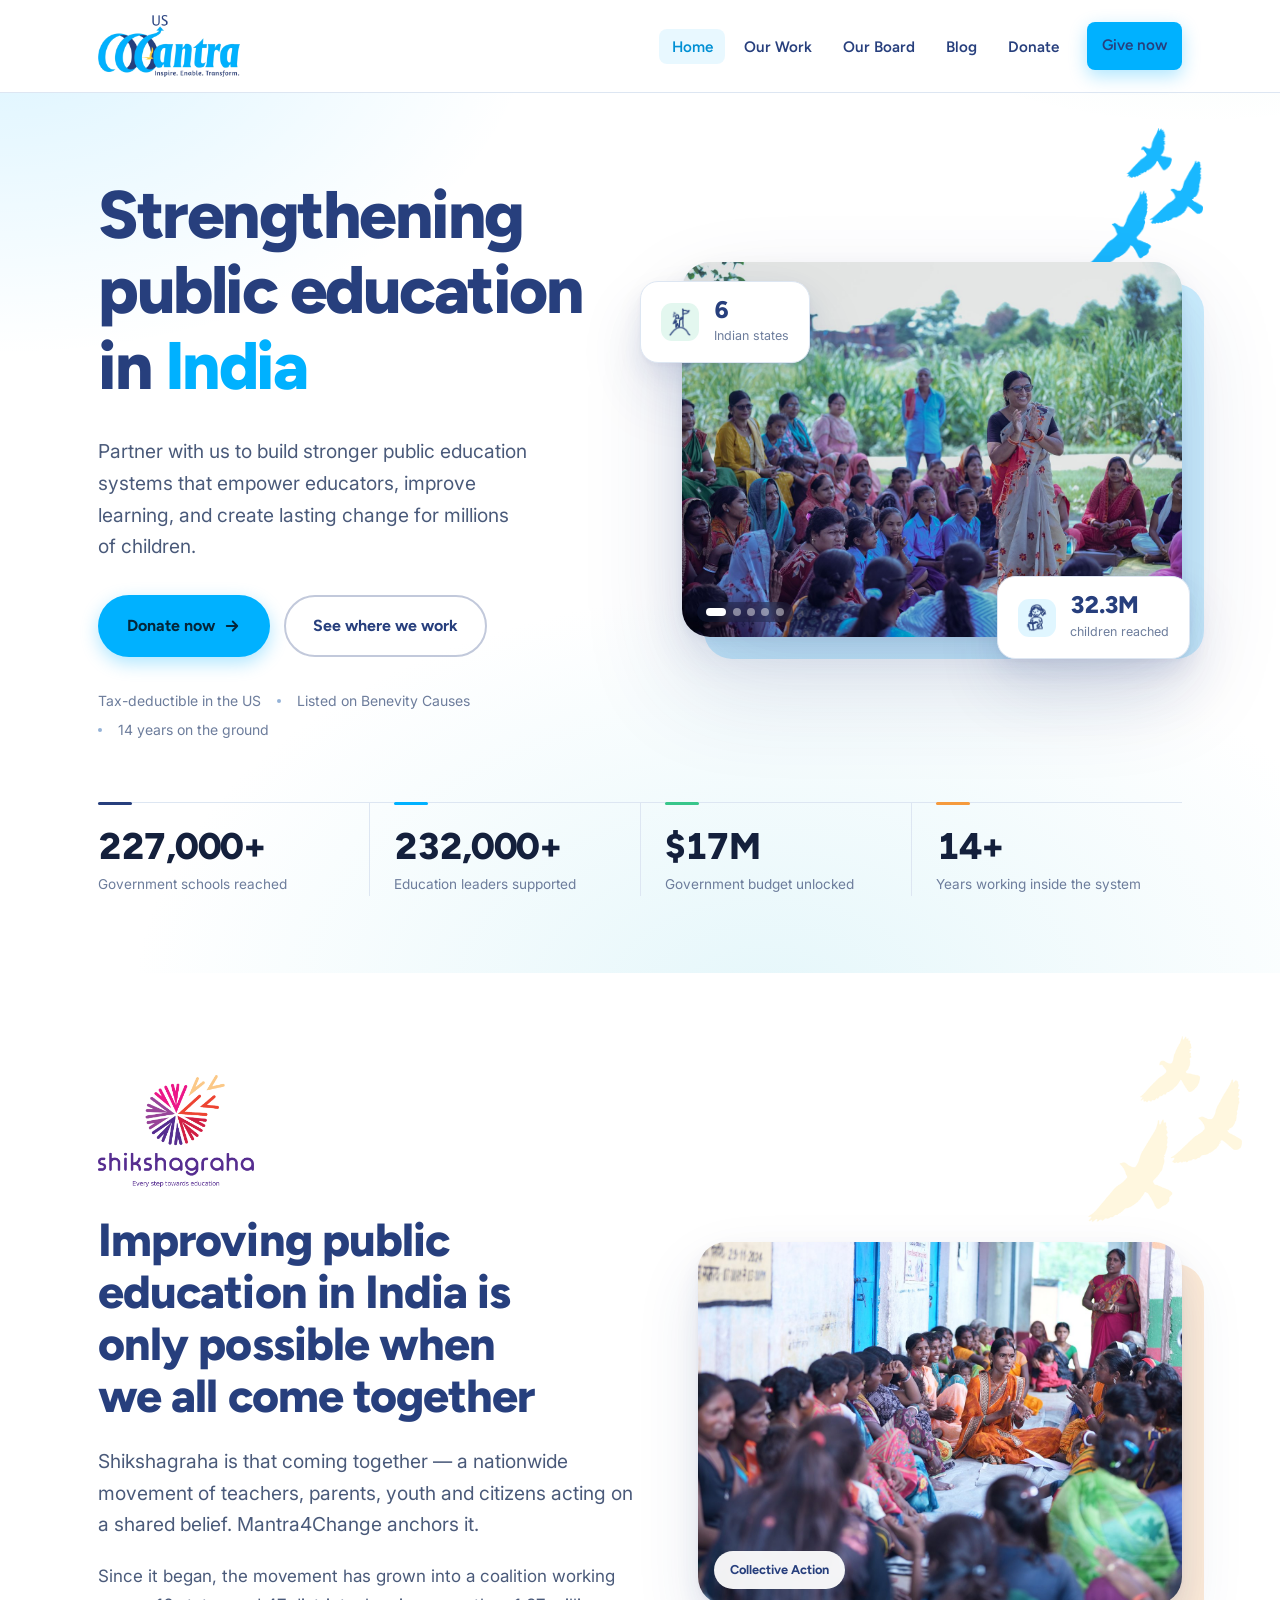
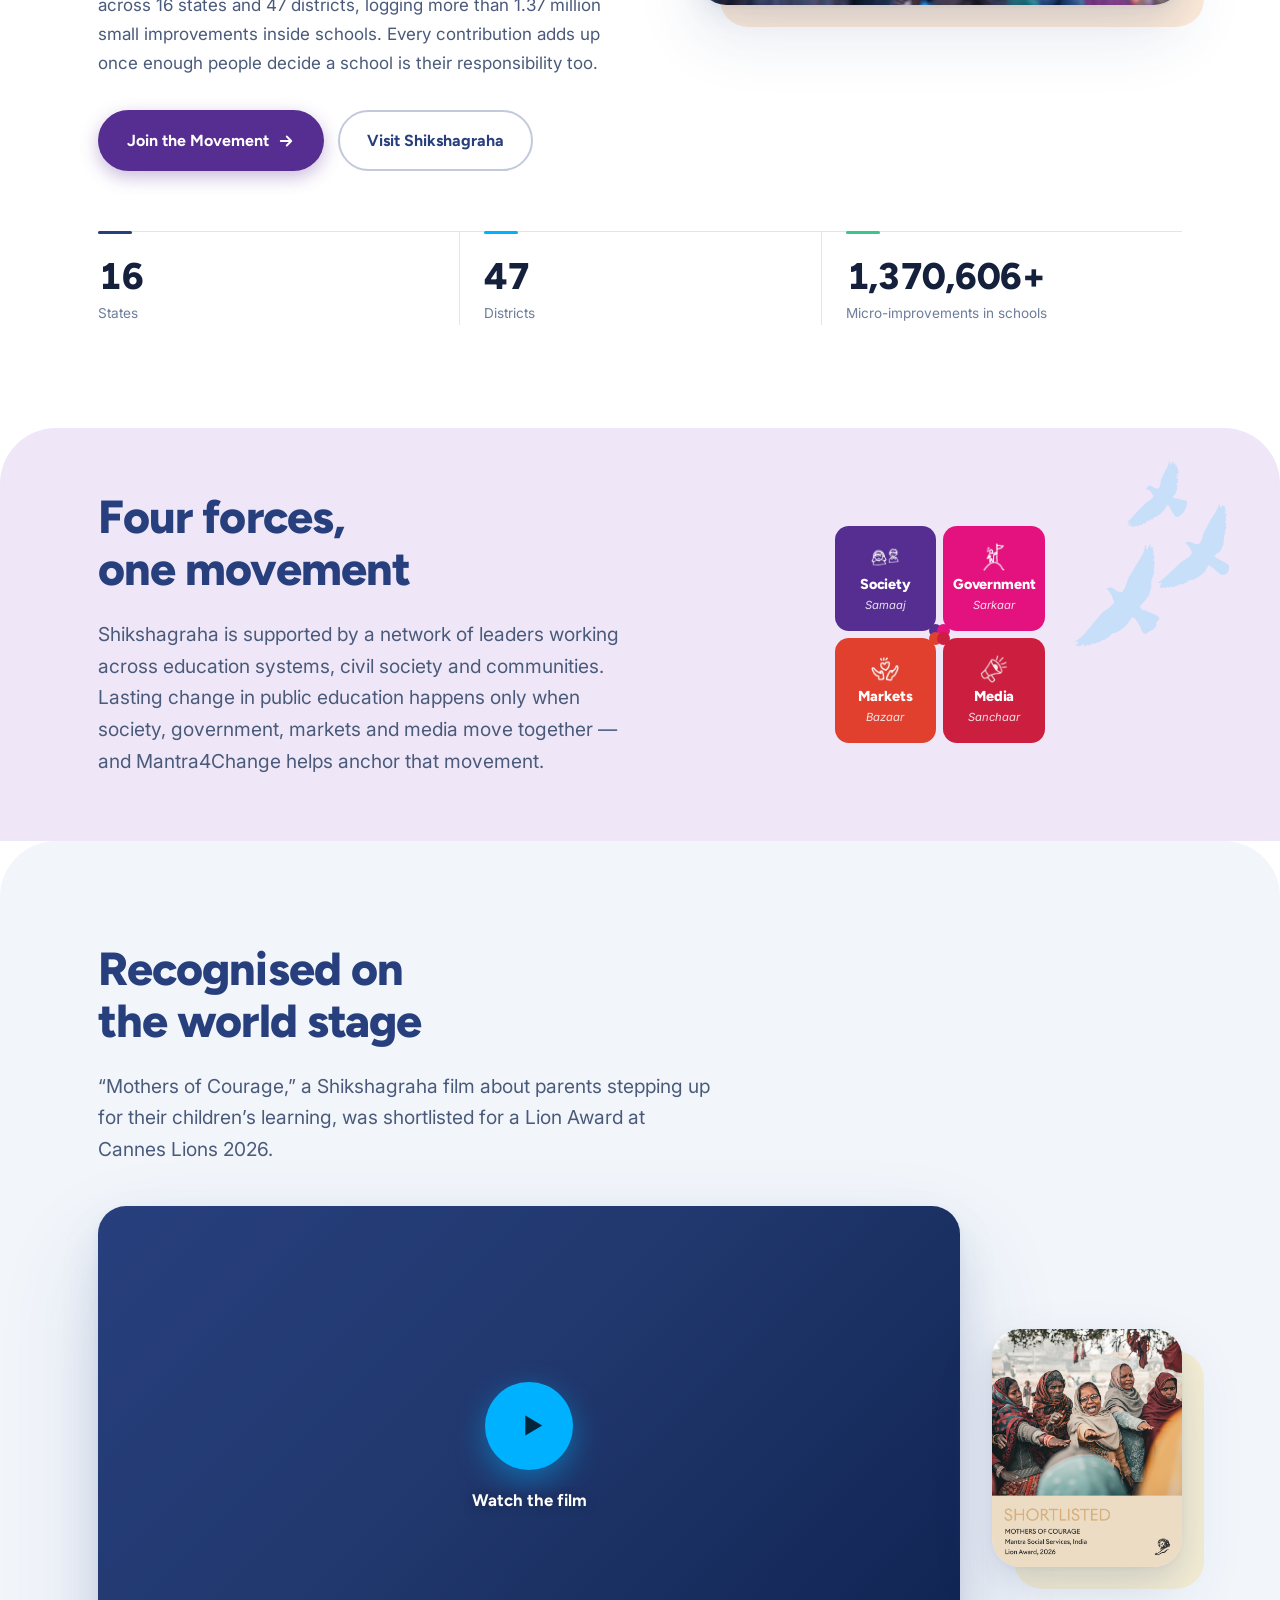
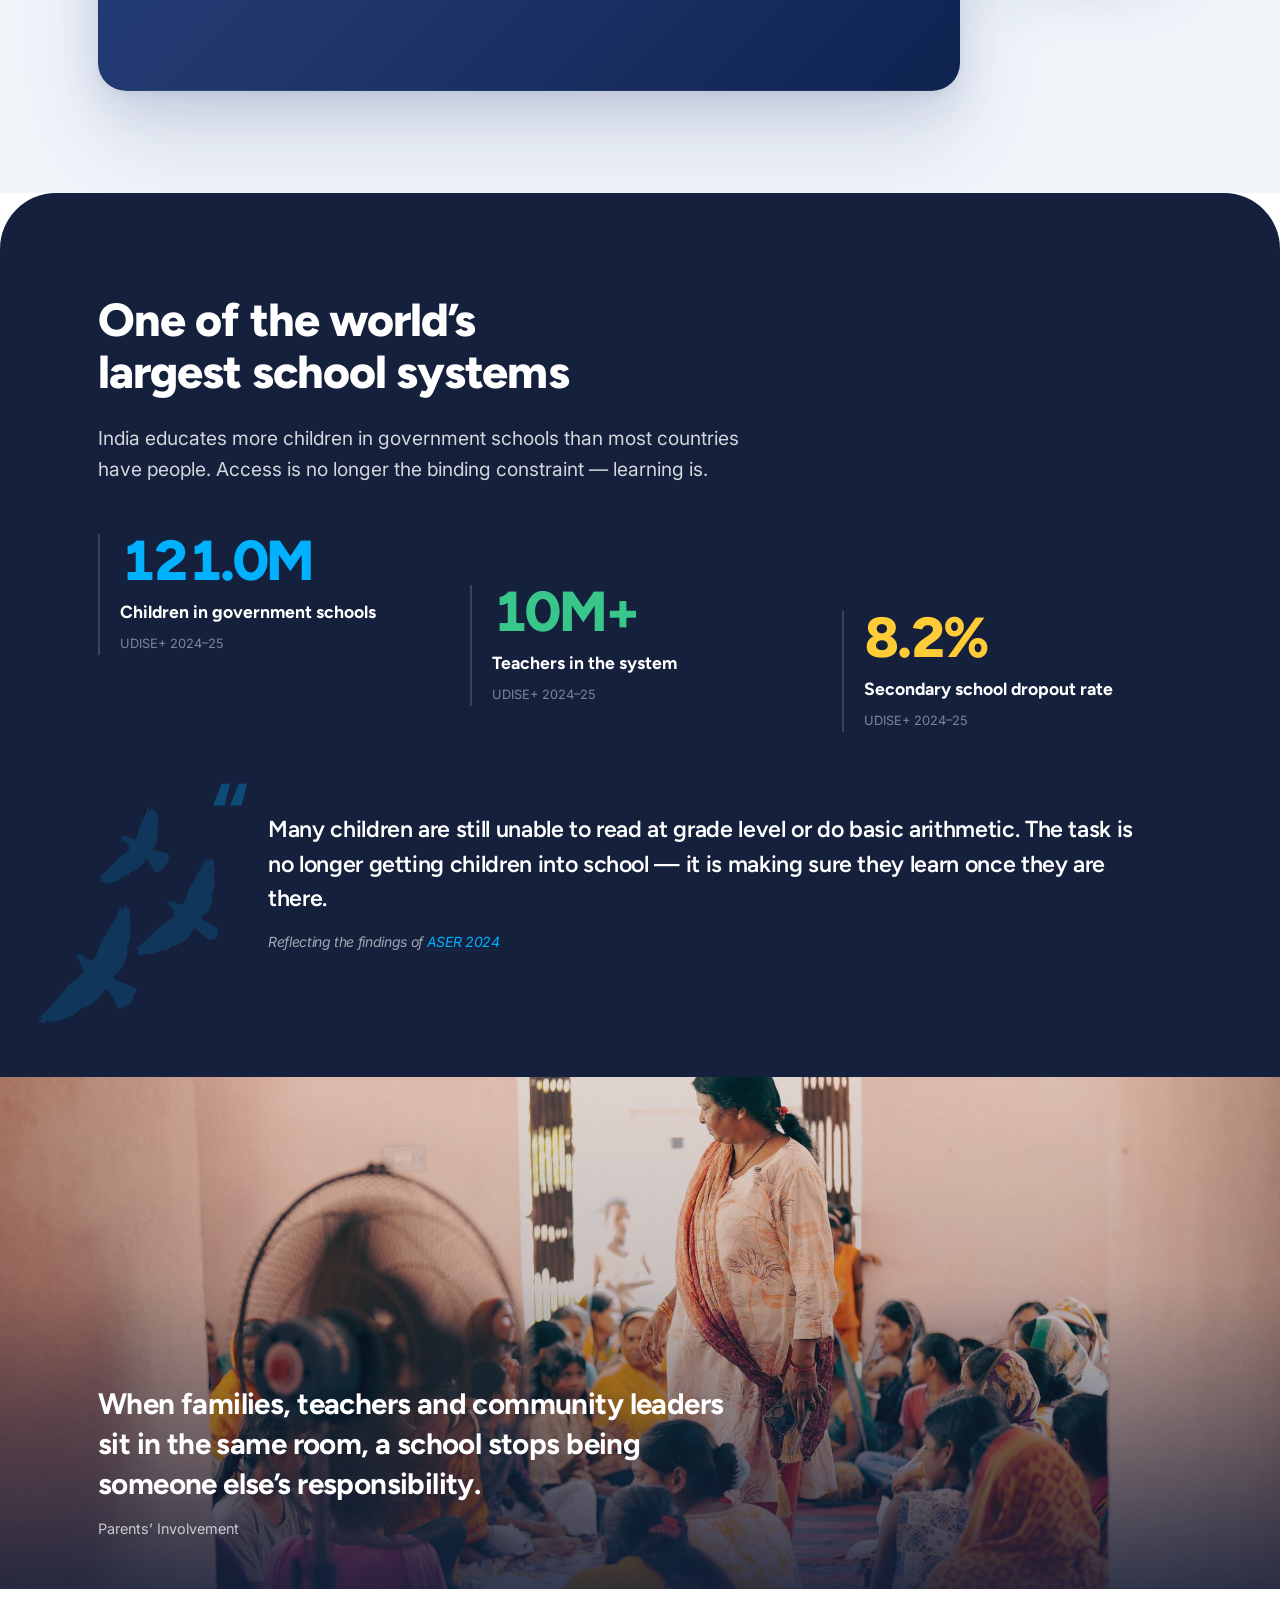
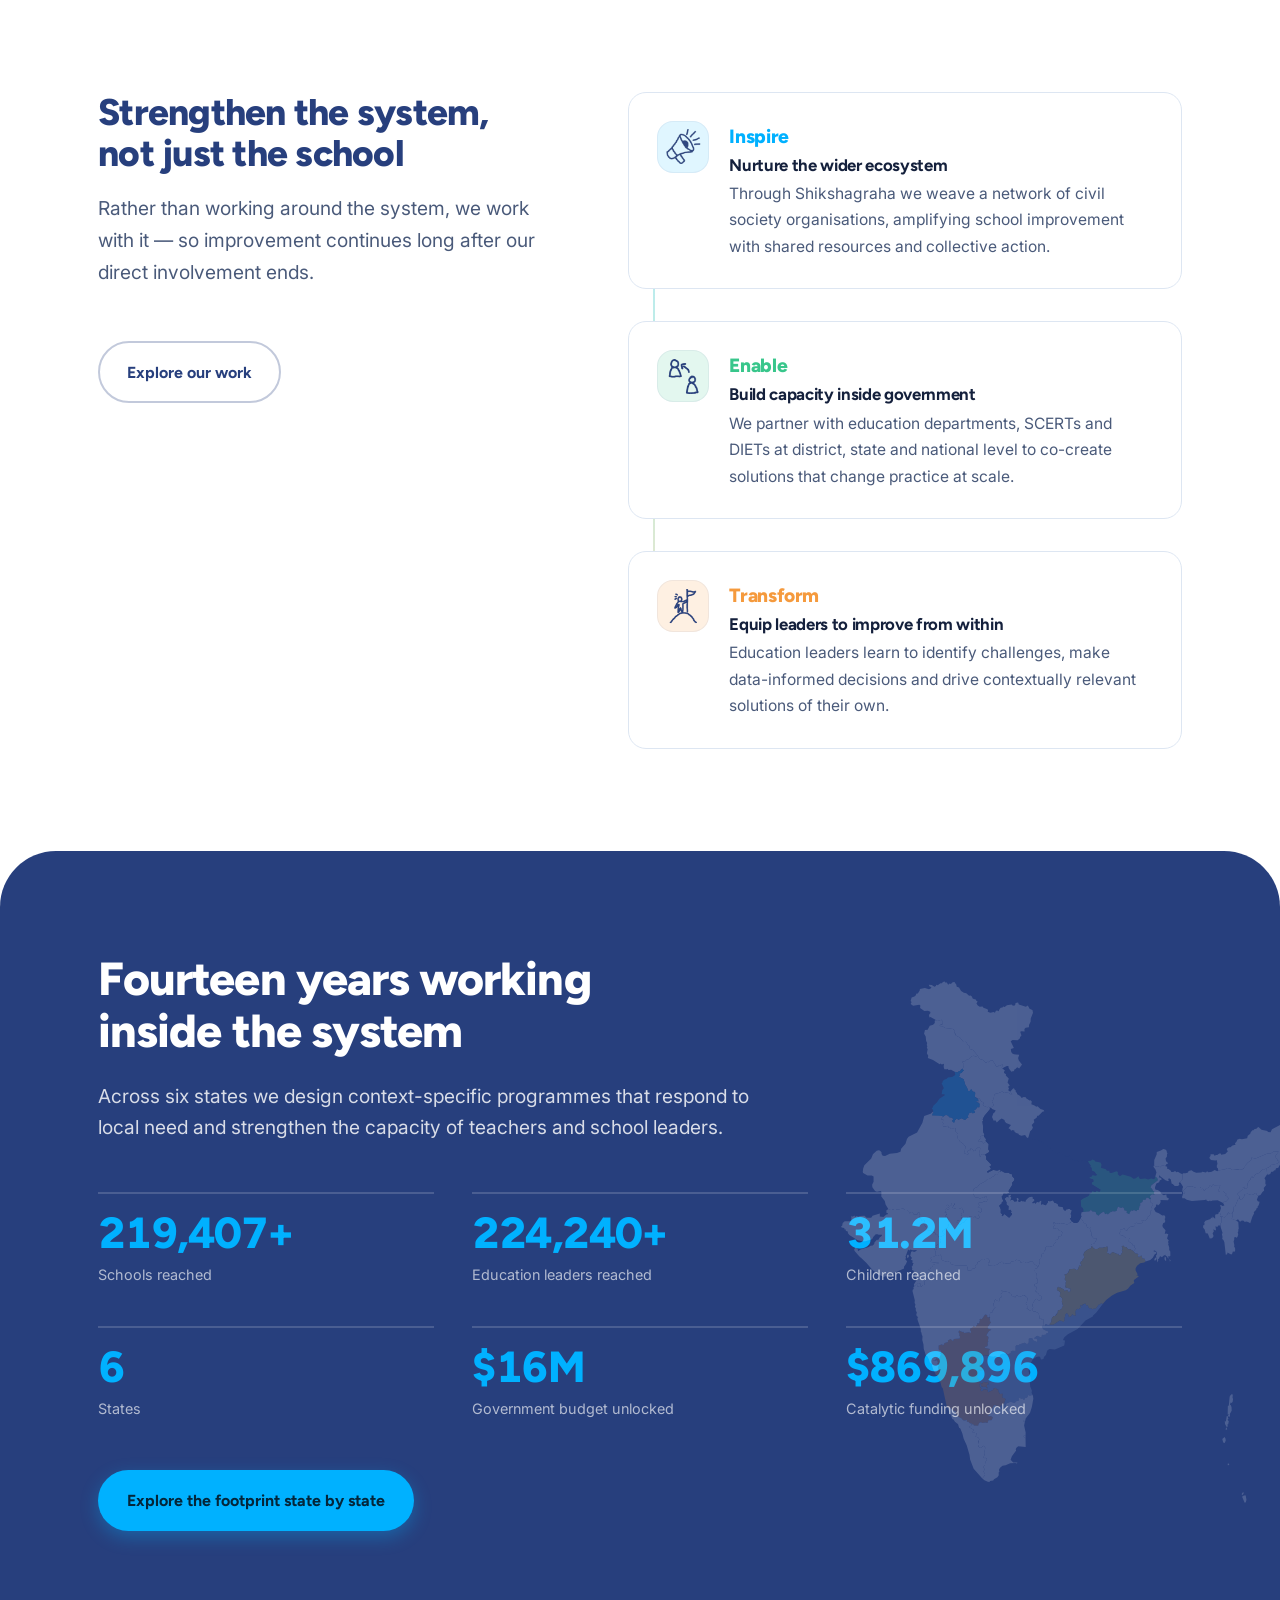
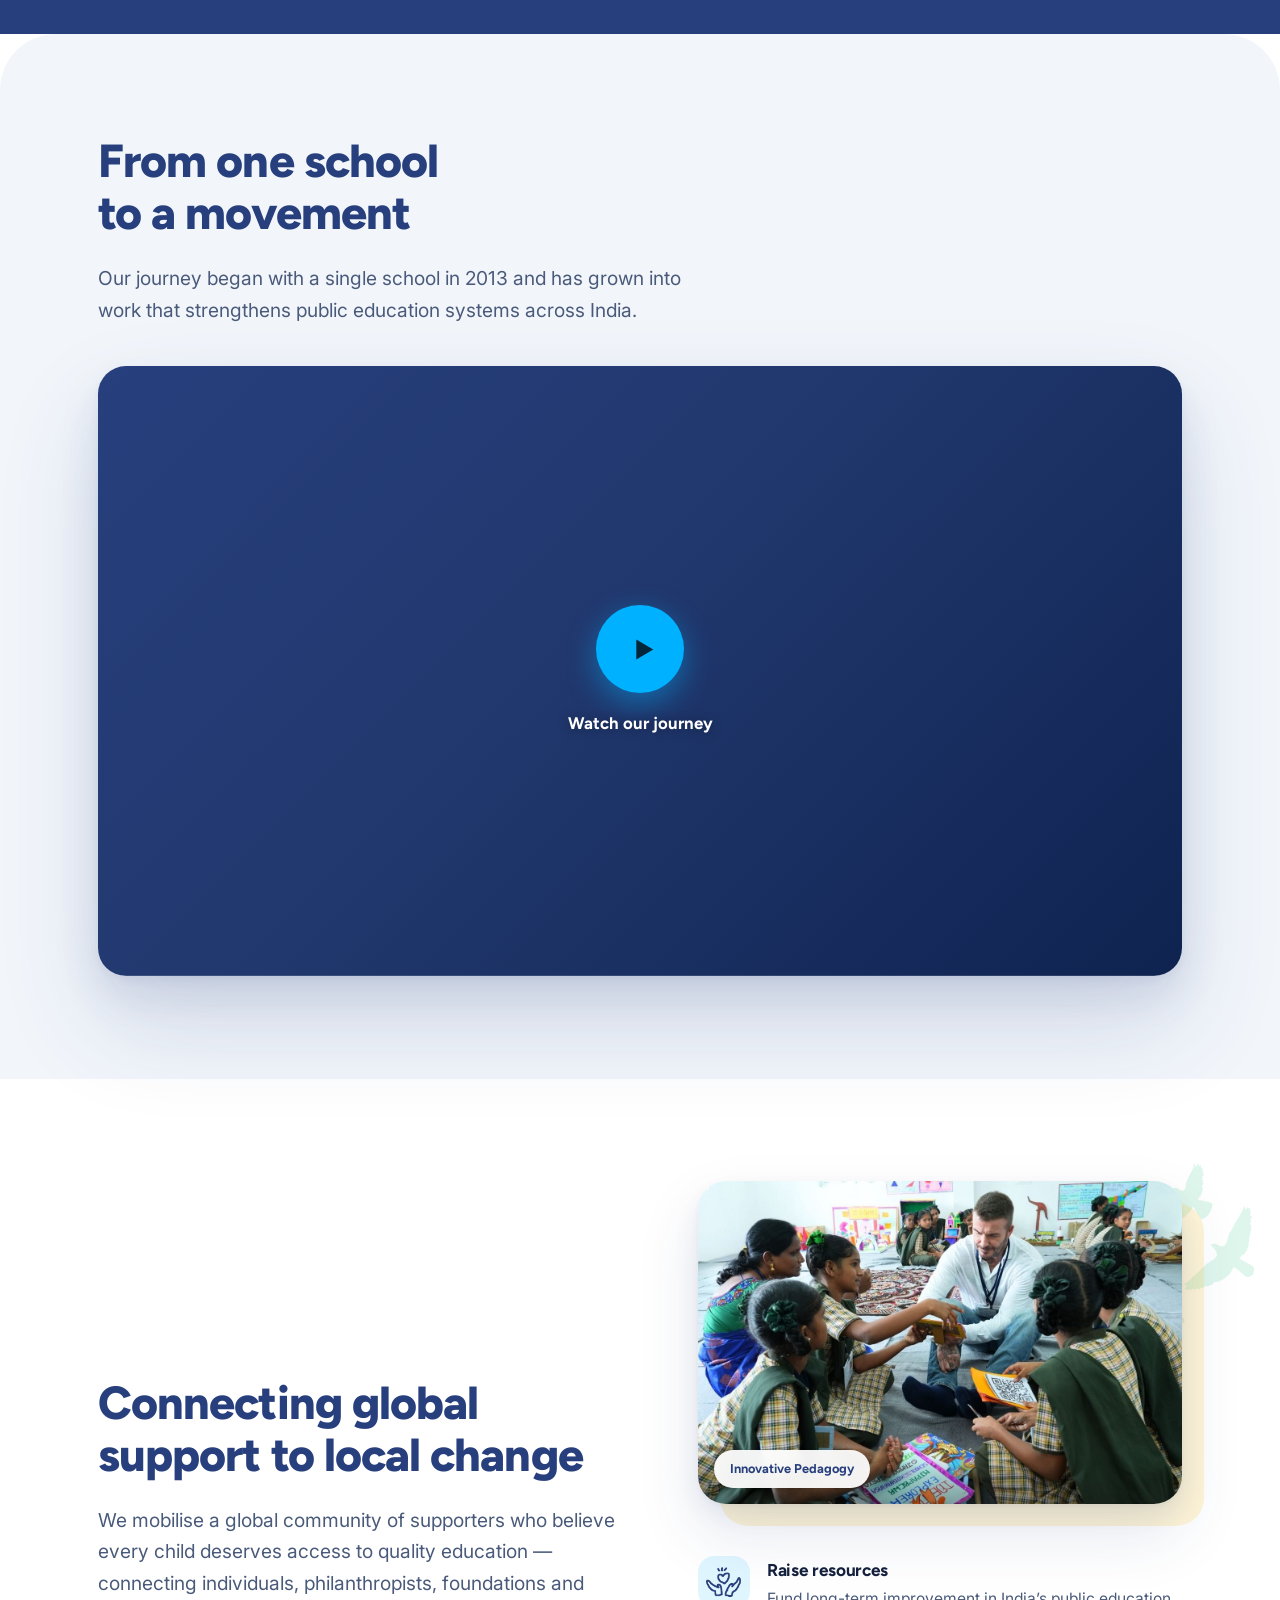
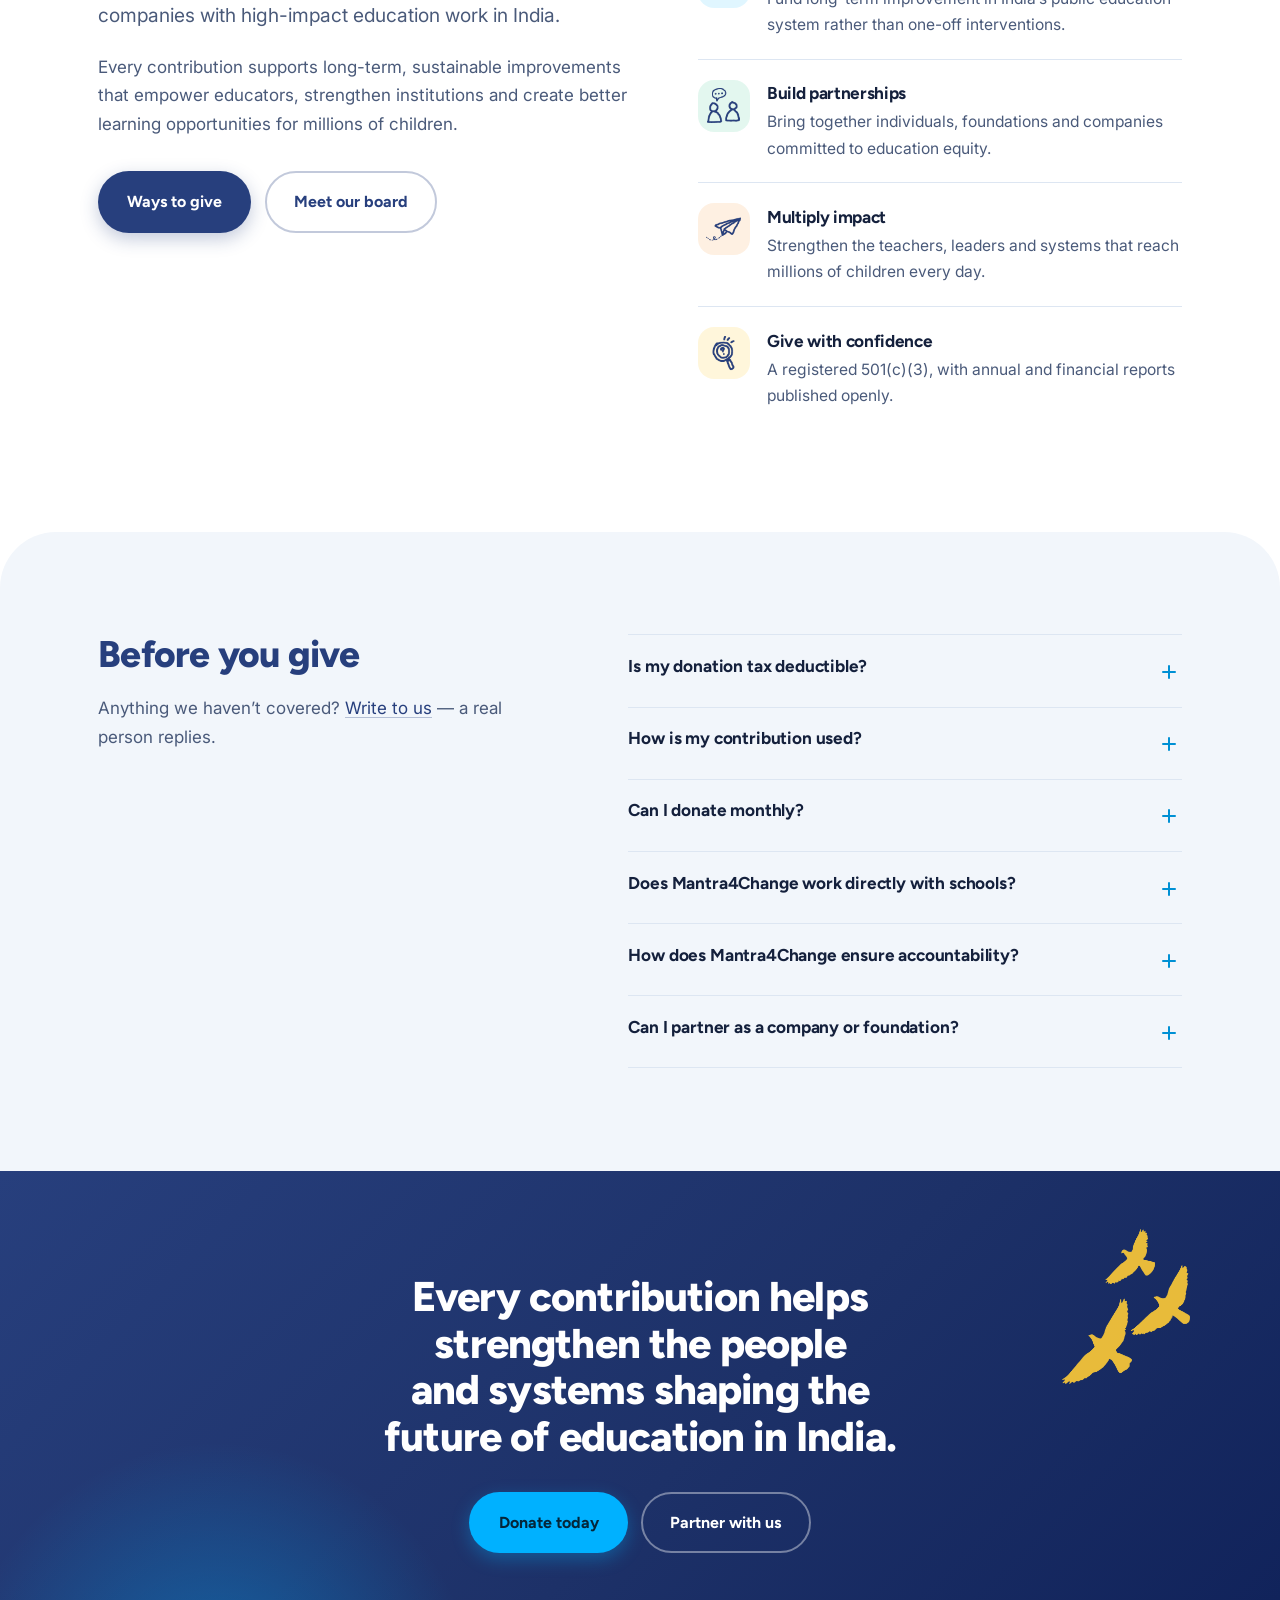
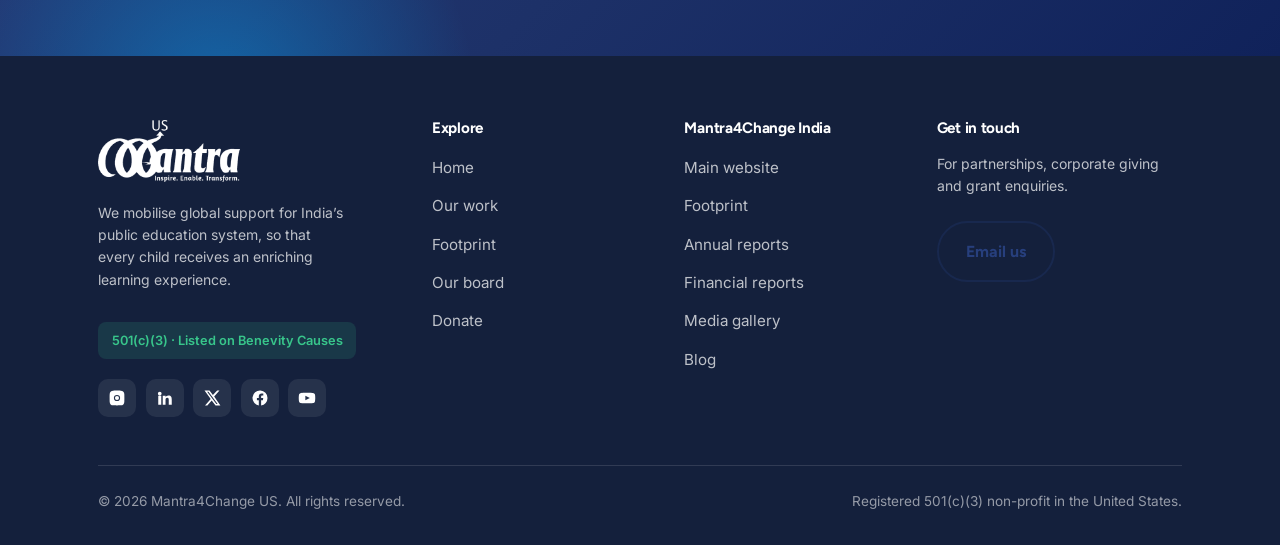
<file: index.html>
<!DOCTYPE html>
<html lang="en">
<head>
<meta charset="utf-8">
<meta name="viewport" content="width=device-width, initial-scale=1">
<title>Mantra4Change US — Strengthening public education in India</title>
<meta name="description" content="Mantra4Change US is a registered 501(c)(3) mobilising global support for India's public education system — strengthening public education — school leadership, teaching and community participation at scale.">
<link rel="icon" href="assets/img/logo-mark.png">
<meta property="og:title" content="Mantra4Change US — Strengthening public education in India">
<meta property="og:description" content="Mantra4Change US is a registered 501(c)(3) mobilising global support for India's public education system — strengthening public education — school leadership, teaching and community participation at scale.">
<meta property="og:image" content="assets/img/logo-full.png">
<meta property="og:type" content="website">
<link rel="preconnect" href="https://fonts.googleapis.com">
<link rel="preconnect" href="https://fonts.gstatic.com" crossorigin>
<link href="https://fonts.googleapis.com/css2?family=Figtree:wght@400;600;700;800&family=Inter:wght@400;500;600&display=swap" rel="stylesheet">
<link rel="stylesheet" href="assets/css/style.css">
</head>
<body>
<a class="skip" href="#main">Skip to content</a>

<header class="site-header">
  <div class="wrap">
    <nav class="nav" aria-label="Main">
      <a class="brand" href="/" aria-label="Mantra4Change US, home">
        <img class="brand__logo" src="assets/img/logo-full.png" alt="Mantra4Change US — Inspire. Enable. Transform.">
      </a>
      <button class="nav__toggle" type="button" aria-expanded="false" aria-controls="nav-links" aria-label="Open menu"><span></span></button>
      <ul class="nav__links" id="nav-links">
        <li><a href="/" aria-current="page">Home</a></li>
        <li><a href="our-work">Our Work</a></li>
        <li><a href="board">Our Board</a></li>
        <li><a href="https://www.mantra4change.org/blogs/" target="_blank" rel="noopener">Blog</a></li>
        <li><a href="donate">Donate</a></li>
        <li><a class="btn btn--primary nav__cta" href="https://www.every.org/mantra-4-change#/donate/card" target="_blank" rel="noopener">Give now</a></li>
      </ul>
    </nav>
  </div>
</header>

<main id="main">

<!-- ================================================================= HERO -->
<section class="hero2">
  <img class="birds birds--float" src="assets/img/birds-blue.png" alt="" style="top:4%;right:6%;width:clamp(80px,9vw,140px)">
  <div class="wrap">
    <div class="hero2__grid">

      <div data-reveal>
        <h1 class="hero2__title">Strengthening public education in <em>India</em></h1>
        <p class="lede hero2__lede">Partner with us to build stronger public education systems that empower educators, improve learning, and create lasting change for millions of children.</p>

        <div class="btn-row">
          <a class="btn btn--primary" href="https://www.every.org/mantra-4-change#/donate/card" target="_blank" rel="noopener">Donate now
            <svg viewBox="0 0 24 24" fill="none" stroke="currentColor" stroke-width="2.5" stroke-linecap="round" stroke-linejoin="round" style="width:18px;height:18px"><path d="M5 12h14M13 6l6 6-6 6"/></svg>
          </a>
          <a class="btn btn--ghost" href="our-work#footprint">See where we work</a>
        </div>

        <ul class="facts">
          <li>Tax-deductible in the US</li>
          <li>Listed on Benevity Causes</li>
          <li>14 years on the ground</li>
        </ul>
      </div>

      <!-- layered composition: photo, offset colour block, arcs, floating stat -->
      <div class="compose" data-reveal data-reveal-delay="120">


        <div class="figure a-sky">
          <div class="carousel" data-carousel data-interval="3000" style="--ar:4/3">
            <div class="carousel__viewport">
            <img class="carousel__slide is-on" src="assets/img/hero-1.jpg" alt="Women and children gathered for a community education meeting">
            <img class="carousel__slide" src="assets/img/hero-2.jpg" alt="Students smiling at their desks in a government school classroom" loading="lazy">
            <img class="carousel__slide" src="assets/img/hero-3.jpg" alt="Children working together around a table of books in a peer learning circle" loading="lazy">
            <img class="carousel__slide" src="assets/img/hero-4.jpg" alt="Boys choosing books from a reading rack outside their classroom" loading="lazy">
            <img class="carousel__slide" src="assets/img/hero-5.jpg" alt="A teacher using a painted classroom wall to teach prepositions" loading="lazy">
            </div>
            <div class="carousel__dots" role="group" aria-label="Choose a photograph"></div>
          </div>
        </div>

        <div class="floatcard floatcard--br a-sky">
          <span class="floatcard__icon" aria-hidden="true"><img src="assets/img/icons/reading-child.png" alt=""></span>
          <span>
            <span class="floatcard__n tnum" data-count="32.3" data-decimals="1" data-suffix="M">32.3M</span>
            <span class="floatcard__l">children reached</span>
          </span>
        </div>

        <div class="floatcard floatcard--tl a-green">
          <span class="floatcard__icon" aria-hidden="true"><img src="assets/img/icons/flag-hill.png" alt=""></span>
          <span>
            <span class="floatcard__n tnum" data-count="6">6</span>
            <span class="floatcard__l">Indian states</span>
          </span>
        </div>
      </div>
    </div>

    <!-- ticked fact rail, not a boxy grid -->
    <div class="rail" data-reveal data-reveal-delay="200">
      <div class="rail__item a-navy"><div class="rail__n tnum" data-count="227000" data-suffix="+">227,000+</div><div class="rail__l">Government schools reached</div></div>
      <div class="rail__item a-sky"><div class="rail__n tnum" data-count="232000" data-suffix="+">232,000+</div><div class="rail__l">Education leaders supported</div></div>
      <div class="rail__item a-green"><div class="rail__n tnum" data-count="17" data-prefix="$" data-suffix="M">$17M</div><div class="rail__l">Government budget unlocked</div></div>
      <div class="rail__item a-orange"><div class="rail__n tnum" data-count="14" data-suffix="+">14+</div><div class="rail__l">Years working inside the system</div></div>
    </div>
  </div>
</section>

<!-- ========================================================= SHIKSHAGRAHA -->
<section class="band band--rel" id="shikshagraha">
  <img class="birds birds--soft" src="assets/img/birds-yellow.png" alt="" style="top:6%;right:3%;width:clamp(100px,12vw,190px)">
  <div class="wrap">
    <div class="split">
      <div data-reveal>
        <img src="assets/img/shikshagraha-logo.png" alt="Shikshagraha — every step towards education" style="height:112px;width:auto;margin-bottom:1.75rem">
        <h2 class="t-h2">Improving public education in India is only possible when we all come together</h2>
        <p class="lede">Shikshagraha is that coming together &mdash; a nationwide movement of teachers, parents, youth and citizens acting on a shared belief. Mantra4Change anchors it.</p>
        <p>Since it began, the movement has grown into a coalition working across 16 states and 47 districts, logging more than 1.37 million small improvements inside schools. Every contribution adds up once enough people decide a school is their responsibility too.</p>
        <div class="btn-row mt-2">
          <a class="btn btn--sg" href="https://docs.google.com/forms/d/e/1FAIpQLSfSX2bzdJzPBOlstfGg7vWqPFaS5weLnPpwIieR1DBdRgepPg/viewform" target="_blank" rel="noopener">Join the Movement
            <svg viewBox="0 0 24 24" fill="none" stroke="currentColor" stroke-width="2.5" stroke-linecap="round" stroke-linejoin="round" style="width:18px;height:18px"><path d="M5 12h14M13 6l6 6-6 6"/></svg>
          </a>
          <a class="btn btn--ghost" href="https://shikshagraha.org/" target="_blank" rel="noopener">Visit Shikshagraha</a>
        </div>
      </div>

      <div data-reveal data-reveal-delay="100">
        <div class="photo-wrap a-orange">
          <figure class="photo" style="--ar:4/3;margin:0">
            <img src="assets/img/shikshagraha-gathering.jpg" alt="Women gathered together in a village courtyard for a community education meeting" loading="lazy">
            <figcaption class="photo__tag">Collective Action</figcaption>
          </figure>
        </div>
      </div>
    </div>

    <div class="rail mt-3" data-reveal>
      <div class="rail__item a-navy"><div class="rail__n tnum" data-count="16">16</div><div class="rail__l">States</div></div>
      <div class="rail__item a-sky"><div class="rail__n tnum" data-count="47">47</div><div class="rail__l">Districts</div></div>
      <div class="rail__item a-green"><div class="rail__n tnum" data-count="1370606" data-suffix="+">1,370,606+</div><div class="rail__l">Micro-improvements in schools</div></div>
    </div>
  </div>
</section>

<!-- ================================================== SHIKSHAGRAHA PILLARS -->
<section class="band band--tight band--sg-tint band--rel band--curve-top band--curve">
  <img class="birds birds--soft" src="assets/img/birds-blue.png" alt="" style="top:8%;right:4%;width:clamp(100px,12vw,190px)">
  <div class="wrap">
    <div class="split">
      <div data-reveal>
        <h2 class="t-h2">Four forces, one movement</h2>
        <p class="lede">Shikshagraha is supported by a network of leaders working across education systems, civil society and communities. Lasting change in public education happens only when society, government, markets and media move together &mdash; and Mantra4Change helps anchor that movement.</p>
      </div>

      <div class="puzzle">
        <div class="puzzle__piece puzzle__piece--tl" data-reveal style="--pc:#562d90">
          <span class="puzzle__icon" aria-hidden="true"><img src="assets/img/icons/family-white.png" alt=""></span>
          <h3 class="puzzle__label">Society</h3>
          <span class="puzzle__hi">Samaaj</span>
        </div>
        <div class="puzzle__piece puzzle__piece--tr" data-reveal data-reveal-delay="90" style="--pc:#e3127f">
          <span class="puzzle__icon" aria-hidden="true"><img src="assets/img/icons/flag-hill-white.png" alt=""></span>
          <h3 class="puzzle__label">Government</h3>
          <span class="puzzle__hi">Sarkaar</span>
        </div>
        <div class="puzzle__piece puzzle__piece--bl" data-reveal data-reveal-delay="180" style="--pc:#e2402f">
          <span class="puzzle__icon" aria-hidden="true"><img src="assets/img/icons/heart-hands-white.png" alt=""></span>
          <h3 class="puzzle__label">Markets</h3>
          <span class="puzzle__hi">Bazaar</span>
        </div>
        <div class="puzzle__piece puzzle__piece--br" data-reveal data-reveal-delay="270" style="--pc:#cc1e3f">
          <span class="puzzle__icon" aria-hidden="true"><img src="assets/img/icons/megaphone-white.png" alt=""></span>
          <h3 class="puzzle__label">Media</h3>
          <span class="puzzle__hi">Sanchaar</span>
        </div>
      </div>
    </div>
  </div>
</section>

<!-- ==================================================== SHIKSHAGRAHA FILM -->
<section class="band band--wash band--curve-top band--curve">
  <div class="wrap">
    <div class="videolead" data-reveal>
      <h2 class="t-h2">Recognised on the world stage</h2>
      <p class="lede">&ldquo;Mothers of Courage,&rdquo; a Shikshagraha film about parents stepping up for their children&rsquo;s learning, was shortlisted for a Lion Award at Cannes Lions 2026.</p>
    </div>

    <div class="filmshowcase" data-reveal data-reveal-delay="100">
      <figure class="video" data-yt="Amv0O1w17Ag" data-title="Mothers of Courage | Shiksha Chaupal">
        <button class="video__hit" type="button" aria-label="Play the video: Mothers of Courage, Shiksha Chaupal">
          <span class="video__play" aria-hidden="true">
            <svg viewBox="0 0 24 24" fill="currentColor"><path d="M8 5.5v13l11-6.5z"/></svg>
          </span>
          <span class="video__label">Watch the film</span>
        </button>
      </figure>

      <div class="photo-wrap a-amber">
        <a class="photo" style="--ar:4/5;margin:0;display:block" href="https://m.thewire.in/article/ptiprnews/indias-only-sdg-lions-shortlist-at-cannes-2026-comes-from-a-grassroots-education-movement-in-bihar/amp" target="_blank" rel="noopener" aria-label="Read: India&rsquo;s only SDG Lions shortlist at Cannes 2026 comes from a grassroots education movement in Bihar &mdash; The Wire">
          <img src="assets/img/cannes-mothers-of-courage.png" alt="Shortlisted, Mothers of Courage, Mantra Social Services India, Lion Award 2026 — Cannes Lions shortlist creative" loading="lazy">
        </a>
      </div>
    </div>
  </div>
</section>

<!-- ============================================================ CHALLENGE -->
<section class="band band--ink on-dark band--rel band--curve-top">
  <img class="birds birds--soft" src="assets/img/birds-blue.png" alt="" style="bottom:6%;left:3%;width:clamp(110px,14vw,220px)">
  <div class="wrap">
    <div class="measure" data-reveal>
      <h2 class="t-h2">One of the world&rsquo;s largest school systems</h2>
      <p class="lede">India educates more children in government schools than most countries have people. Access is no longer the binding constraint &mdash; learning is.</p>
    </div>

    <div class="stagger mt-3">
        <div class="bigstat a-sky" data-reveal>
          <div class="bignum tnum" data-count="121.6" data-decimals="1" data-suffix="M">121.6M</div>
          <div class="bigstat__l">Children in government schools</div>
          <div class="bigstat__src">UDISE+ 2024&ndash;25</div>
        </div>
        <div class="bigstat a-green" data-reveal data-reveal-delay="90">
          <div class="bignum tnum" data-count="10" data-suffix="M+">10M+</div>
          <div class="bigstat__l">Teachers in the system</div>
          <div class="bigstat__src">UDISE+ 2024&ndash;25</div>
        </div>
        <div class="bigstat a-amber" data-reveal data-reveal-delay="180">
          <div class="bignum tnum" data-count="8.2" data-decimals="1" data-suffix="%">8.2%</div>
          <div class="bigstat__l">Secondary school dropout rate</div>
          <div class="bigstat__src">UDISE+ 2024&ndash;25</div>
        </div>
    </div>

    <blockquote class="quote measure mt-3" data-reveal style="margin-left:auto">
      Many children are still unable to read at grade level or do basic arithmetic. The task is no longer getting children into school &mdash; it is making sure they learn once they are there.
      <cite class="quote__src">Reflecting the findings of <a href="https://asercentre.org/about-aser-2024/" target="_blank" rel="noopener" style="color:var(--sky)">ASER 2024</a></cite>
    </blockquote>
  </div>
</section>


<!-- ==================================================== visual break -->
<section class="imgband">
  <img class="imgband__media imgband__media--headroom" src="assets/img/break-wide.jpg" alt="Women and children seated together during a community education session in India" loading="lazy">
  <div class="imgband__scrim">
    <div class="wrap imgband__inner" data-reveal>
      <p class="imgband__q">When families, teachers and community leaders sit in the same room, a school stops being someone else&rsquo;s responsibility.</p>
      <span class="imgband__cap">Parents&rsquo; Involvement</span>
    </div>
  </div>
</section>

<!-- ============================================================= APPROACH -->
<section class="band">
  <div class="wrap">
    <div class="sticky-split">
      <div class="sticky-split__head" data-reveal>
        <h2 class="t-h2">Strengthen the system, not just the school</h2>
        <p class="lede">Rather than working around the system, we work with it &mdash; so improvement continues long after our direct involvement ends.</p>
        <a class="btn btn--ghost mt-2" href="our-work">Explore our work</a>
      </div>

      <div class="flow">
        <article class="flow__step a-sky" data-reveal>
          <span class="ico" aria-hidden="true"><img src="assets/img/icons/megaphone.png" alt=""></span>
          <div>
            <div class="flow__word">Inspire</div>
            <h3>Nurture the wider ecosystem</h3>
            <p>Through Shikshagraha we weave a network of civil society organisations, amplifying school improvement with shared resources and collective action.</p>
          </div>
        </article>

        <article class="flow__step a-green" data-reveal data-reveal-delay="100">
          <span class="ico" aria-hidden="true"><img src="assets/img/icons/lift-up.png" alt=""></span>
          <div>
            <div class="flow__word">Enable</div>
            <h3>Build capacity inside government</h3>
            <p>We partner with education departments, SCERTs and DIETs at district, state and national level to co-create solutions that change practice at scale.</p>
          </div>
        </article>

        <article class="flow__step a-orange" data-reveal data-reveal-delay="200">
          <span class="ico" aria-hidden="true"><img src="assets/img/icons/flag-hill.png" alt=""></span>
          <div>
            <div class="flow__word">Transform</div>
            <h3>Equip leaders to improve from within</h3>
            <p>Education leaders learn to identify challenges, make data-informed decisions and drive contextually relevant solutions of their own.</p>
          </div>
        </article>
      </div>
    </div>
  </div>
</section>

<!-- =============================================================== IMPACT -->
<section class="band band--navy on-dark impact2 band--curve band--curve-top" id="impact">
  <div class="impact2__map" data-map aria-hidden="true"></div>
  <div class="wrap">
    <div class="measure" data-reveal>
      <h2 class="t-h2">Fourteen years working inside the system</h2>
      <p class="lede">Across six states we design context-specific programmes that respond to local need and strengthen the capacity of teachers and school leaders.</p>
    </div>

    <div class="metricgrid mt-3">
      <div class="metric2" data-reveal><div class="metric2__n tnum" data-count="227000" data-suffix="+">227,000+</div><div class="metric2__l">Schools reached</div></div>
      <div class="metric2" data-reveal data-reveal-delay="60"><div class="metric2__n tnum" data-count="232000" data-suffix="+">232,000+</div><div class="metric2__l">Education leaders reached</div></div>
      <div class="metric2" data-reveal data-reveal-delay="120"><div class="metric2__n tnum" data-count="32.3" data-decimals="1" data-suffix="M">32.3M</div><div class="metric2__l">Children reached</div></div>
      <div class="metric2" data-reveal data-reveal-delay="180"><div class="metric2__n tnum" data-count="6">6</div><div class="metric2__l">States</div></div>
      <div class="metric2" data-reveal data-reveal-delay="240"><div class="metric2__n tnum" data-count="17" data-prefix="$" data-suffix="M">$17M</div><div class="metric2__l">Government budget unlocked</div></div>
      <div class="metric2" data-reveal data-reveal-delay="300"><div class="metric2__n tnum" data-count="900000" data-prefix="$">$900,000</div><div class="metric2__l">Catalytic funding unlocked</div></div>
    </div>

    <div class="btn-row mt-3" data-reveal>
      <a class="btn btn--primary" href="our-work#footprint">Explore the footprint state by state</a>
    </div>
  </div>
</section>


<!-- ========================================================== our journey -->
<section class="band band--wash band--curve-top band--curve">
  <div class="wrap">
    <div class="videolead" data-reveal>
      <h2 class="t-h2">From one school to a movement</h2>
      <p class="lede">Our journey began with a single school in 2013 and has grown into work that strengthens public education systems across India.</p>
    </div>

    <figure class="video" data-reveal data-reveal-delay="100" data-yt="JImRt-orILg" data-title="Mantra4Change | Our Journey">
      <button class="video__hit" type="button" aria-label="Play the video: Mantra4Change, Our Journey">
        <span class="video__play" aria-hidden="true">
          <svg viewBox="0 0 24 24" fill="currentColor"><path d="M8 5.5v13l11-6.5z"/></svg>
        </span>
        <span class="video__label">Watch our journey</span>
      </button>
    </figure>
  </div>
</section>

<!-- ============================================================== M4C US -->
<section class="band band--rel">
  <img class="birds birds--soft" src="assets/img/birds-green.png" alt="" style="top:8%;right:2%;width:clamp(100px,12vw,190px)">
  <div class="wrap">
    <div class="split">
      <div data-reveal>
        <h2 class="t-h2">Connecting global support to local change</h2>
        <p class="lede">We mobilise a global community of supporters who believe every child deserves access to quality education &mdash; connecting individuals, philanthropists, foundations and companies with high-impact education work in India.</p>
        <p>Every contribution supports long-term, sustainable improvements that empower educators, strengthen institutions and create better learning opportunities for millions of children.</p>
        <div class="btn-row mt-2">
          <a class="btn btn--navy" href="donate">Ways to give</a>
          <a class="btn btn--ghost" href="board">Meet our board</a>
        </div>
      </div>

      <div data-reveal data-reveal-delay="100">
        <div class="photo-wrap a-amber">
          <figure class="photo" style="--ar:3/2;margin:0">
            <img src="assets/img/session-circle.jpg" alt="Students sharing learning materials during a classroom session" loading="lazy">
            <figcaption class="photo__tag">Innovative Pedagogy</figcaption>
          </figure>
        </div>
        <div class="featrow a-sky" style="margin-top:2rem">
          <span class="ico" aria-hidden="true"><img src="assets/img/icons/heart-hands.png" alt=""></span>
          <div><h3>Raise resources</h3><p>Fund long-term improvement in India&rsquo;s public education system rather than one-off interventions.</p></div>
        </div>
        <div class="featrow a-green">
          <span class="ico" aria-hidden="true"><img src="assets/img/icons/people-talk.png" alt=""></span>
          <div><h3>Build partnerships</h3><p>Bring together individuals, foundations and companies committed to education equity.</p></div>
        </div>
        <div class="featrow a-orange">
          <span class="ico" aria-hidden="true"><img src="assets/img/icons/paper-plane.png" alt=""></span>
          <div><h3>Multiply impact</h3><p>Strengthen the teachers, leaders and systems that reach millions of children every day.</p></div>
        </div>
        <div class="featrow a-amber">
          <span class="ico" aria-hidden="true"><img src="assets/img/icons/magnifier.png" alt=""></span>
          <div><h3>Give with confidence</h3><p>A registered 501(c)(3), with annual and financial reports published openly.</p></div>
        </div>
      </div>
    </div>
  </div>
</section>

<!-- ================================================================== FAQ -->
<section class="band band--wash band--curve-top band--curve">
  <div class="wrap">
    <div class="sticky-split">
      <div class="sticky-split__head" data-reveal>
        <h2 class="t-h2">Before you give</h2>
        <p>Anything we haven&rsquo;t covered? <a href="mailto:info@mantra4changeus.org">Write to us</a> &mdash; a real person replies.</p>
      </div>

      <div class="faq" data-reveal data-reveal-delay="100">
        <!-- TODO: add the EIN to the first answer once confirmed. -->
        <div class="faq__item">
          <h3 style="margin:0"><button class="faq__q" type="button" aria-expanded="false" aria-controls="faq-1">Is my donation tax deductible?<span class="faq__sign" aria-hidden="true"></span></button></h3>
          <div class="faq__a" id="faq-1"><div>Yes. Mantra4Change US is a registered 501(c)(3) non-profit in the United States, so gifts from US taxpayers are tax deductible to the extent allowed by law. You will receive an acknowledgement by email for every contribution, which serves as your receipt.</div></div>
        </div>
        <div class="faq__item">
          <h3 style="margin:0"><button class="faq__q" type="button" aria-expanded="false" aria-controls="faq-2">How is my contribution used?<span class="faq__sign" aria-hidden="true"></span></button></h3>
          <div class="faq__a" id="faq-2"><div>Contributions fund the programmes Mantra4Change runs with state governments in India &mdash; school leadership development, teacher capacity building, Project Based Learning and community engagement. Because the work is delivered through the public system rather than alongside it, each dollar supports improvements that keep running after a programme ends.</div></div>
        </div>
        <div class="faq__item">
          <h3 style="margin:0"><button class="faq__q" type="button" aria-expanded="false" aria-controls="faq-3">Can I donate monthly?<span class="faq__sign" aria-hidden="true"></span></button></h3>
          <div class="faq__a" id="faq-3"><div>Yes, and it is the most useful kind of support we receive, because it lets us commit to multi-year partnerships with state governments with confidence. You can set up, pause or change a monthly gift at any time.</div></div>
        </div>
        <div class="faq__item">
          <h3 style="margin:0"><button class="faq__q" type="button" aria-expanded="false" aria-controls="faq-4">Does Mantra4Change work directly with schools?<span class="faq__sign" aria-hidden="true"></span></button></h3>
          <div class="faq__a" id="faq-4"><div>We work with government schools through formal partnerships with state and district education departments. Our teams support head teachers, teachers and education officials directly, while institutional reform happens with SCERTs, DIETs and Teacher Education Institutes.</div></div>
        </div>
        <div class="faq__item">
          <h3 style="margin:0"><button class="faq__q" type="button" aria-expanded="false" aria-controls="faq-5">How does Mantra4Change ensure accountability?<span class="faq__sign" aria-hidden="true"></span></button></h3>
          <div class="faq__a" id="faq-5"><div>Programmes are evaluated with independent partners and monitored against baseline and endline data, and our annual and financial reports are published openly. You can read them in the <a href="donate#transparency">transparency section</a>.</div></div>
        </div>
        <div class="faq__item">
          <h3 style="margin:0"><button class="faq__q" type="button" aria-expanded="false" aria-controls="faq-6">Can I partner as a company or foundation?<span class="faq__sign" aria-hidden="true"></span></button></h3>
          <div class="faq__a" id="faq-6"><div>Yes. We work with corporate partners, family foundations and institutional funders on multi-year commitments, and we are listed on the Benevity Causes Portal for workplace giving and matching programmes.</div></div>
        </div>
      </div>
    </div>
  </div>
</section>

<!-- ================================================================== CTA -->
<section class="band cta on-dark">
  <img class="birds birds--float" src="assets/img/birds-yellow.png" alt="" style="top:12%;right:7%;width:clamp(80px,10vw,150px)">
  <div class="wrap center">
    <h2 class="cta__title center" data-reveal>Every contribution helps strengthen the people and systems shaping the future of education in India.</h2>
    <div class="btn-row mt-2" style="justify-content:center" data-reveal>
      <a class="btn btn--primary" href="https://www.every.org/mantra-4-change#/donate/card" target="_blank" rel="noopener">Donate today</a>
      <a class="btn btn--ghost" href="donate#partner">Partner with us</a>
    </div>
  </div>
</section>

</main>

<footer class="site-footer">
  <div class="wrap">
    <div class="footer__top">
      <div>
        <img class="brand__logo" src="assets/img/logo-full.png" alt="Mantra4Change US" style="margin-bottom:1.25rem;filter:brightness(0) invert(1)">
        <p class="small">We mobilise global support for India&rsquo;s public education system, so that every child receives an enriching learning experience.</p>
        <span class="badge501">501(c)(3) &middot; Listed on Benevity Causes</span>
        <div class="social">
          <a href="https://www.instagram.com/mantra4changeus/" target="_blank" rel="noopener" aria-label="Instagram"><svg viewBox="0 0 24 24" fill="currentColor"><path d="M12 2.16c3.2 0 3.58.01 4.85.07 3.25.15 4.77 1.69 4.92 4.92.06 1.27.07 1.65.07 4.85s-.01 3.58-.07 4.85c-.15 3.23-1.66 4.77-4.92 4.92-1.27.06-1.65.07-4.85.07s-3.58-.01-4.85-.07c-3.26-.15-4.77-1.7-4.92-4.92-.06-1.27-.07-1.65-.07-4.85s.01-3.58.07-4.85C2.38 3.92 3.89 2.38 7.15 2.23 8.42 2.17 8.8 2.16 12 2.16zm0 5.68a4.16 4.16 0 1 0 0 8.32 4.16 4.16 0 0 0 0-8.32zm0 6.86a2.7 2.7 0 1 1 0-5.4 2.7 2.7 0 0 1 0 5.4zm5.34-7.03a.97.97 0 1 1-1.94 0 .97.97 0 0 1 1.94 0z"/></svg></a>
          <a href="https://www.linkedin.com/company/mantra4change-us/" target="_blank" rel="noopener" aria-label="LinkedIn"><svg viewBox="0 0 24 24" fill="currentColor"><path d="M4.98 3.5a2.5 2.5 0 1 1 0 5 2.5 2.5 0 0 1 0-5zM3 9h4v12H3zM9 9h3.8v1.7h.05c.53-1 1.83-2.05 3.77-2.05C20.4 8.65 21 11.1 21 14.3V21h-4v-6c0-1.43-.03-3.27-2-3.27-2 0-2.3 1.56-2.3 3.17V21H9z"/></svg></a>
          <a href="https://twitter.com/m4c_us" target="_blank" rel="noopener" aria-label="X"><svg viewBox="0 0 24 24" fill="currentColor"><path d="M18.9 2H22l-7.1 8.1L23.2 22h-6.5l-5.1-6.7L5.8 22H2.7l7.6-8.7L2 2h6.6l4.6 6.1zm-1.1 18h1.7L7.3 3.8H5.5z"/></svg></a>
          <a href="https://www.facebook.com/mantra4changeus" target="_blank" rel="noopener" aria-label="Facebook"><svg viewBox="0 0 24 24" fill="currentColor"><path d="M22 12a10 10 0 1 0-11.6 9.9v-7H7.9V12h2.5V9.8c0-2.5 1.5-3.9 3.8-3.9 1.1 0 2.2.2 2.2.2v2.5h-1.3c-1.2 0-1.6.8-1.6 1.6V12h2.8l-.4 2.9h-2.4v7A10 10 0 0 0 22 12z"/></svg></a>
          <a href="https://www.youtube.com/@Mantra4Change" target="_blank" rel="noopener" aria-label="YouTube"><svg viewBox="0 0 24 24" fill="currentColor"><path d="M23 12s0-3.2-.4-4.7a2.5 2.5 0 0 0-1.8-1.8C19.3 5 12 5 12 5s-7.3 0-8.8.5A2.5 2.5 0 0 0 1.4 7.3C1 8.8 1 12 1 12s0 3.2.4 4.7a2.5 2.5 0 0 0 1.8 1.8C4.7 19 12 19 12 19s7.3 0 8.8-.5a2.5 2.5 0 0 0 1.8-1.8C23 15.2 23 12 23 12zM9.8 15.1V8.9l6 3.1z"/></svg></a>
        </div>
      </div>
      <div>
        <h2 class="footer__h">Explore</h2>
        <ul class="footer__list">
          <li><a href="/">Home</a></li>
          <li><a href="our-work">Our work</a></li>
          <li><a href="our-work#footprint">Footprint</a></li>
          <li><a href="board">Our board</a></li>
          <li><a href="donate">Donate</a></li>
        </ul>
      </div>
      <div>
        <h2 class="footer__h">Mantra4Change India</h2>
        <ul class="footer__list">
          <li><a href="https://www.mantra4change.org/" target="_blank" rel="noopener">Main website</a></li>
          <li><a href="https://www.mantra4change.org/footprint/" target="_blank" rel="noopener">Footprint</a></li>
          <li><a href="https://www.mantra4change.org/annual-report/" target="_blank" rel="noopener">Annual reports</a></li>
          <li><a href="https://www.mantra4change.org/financial-report/" target="_blank" rel="noopener">Financial reports</a></li>
          <li><a href="https://www.mantra4change.org/media-gallery/" target="_blank" rel="noopener">Media gallery</a></li>
          <li><a href="https://www.mantra4change.org/blogs/" target="_blank" rel="noopener">Blog</a></li>
        </ul>
      </div>
      <div>
        <h2 class="footer__h">Get in touch</h2>
        <p class="small">For partnerships, corporate giving and grant enquiries.</p>
        <a class="btn btn--ghost" href="mailto:info@mantra4changeus.org" style="margin-top:.5rem">Email us</a>
      </div>
    </div>
    <div class="footer__bar">
      <span>&copy; <span data-year>2026</span> Mantra4Change US. All rights reserved.</span>
      <span>Registered 501(c)(3) non-profit in the United States.</span>
    </div>
  </div>
</footer>

<script src="assets/js/data.js"></script>
<script src="assets/js/site.js"></script>
</body>
</html>
</file>
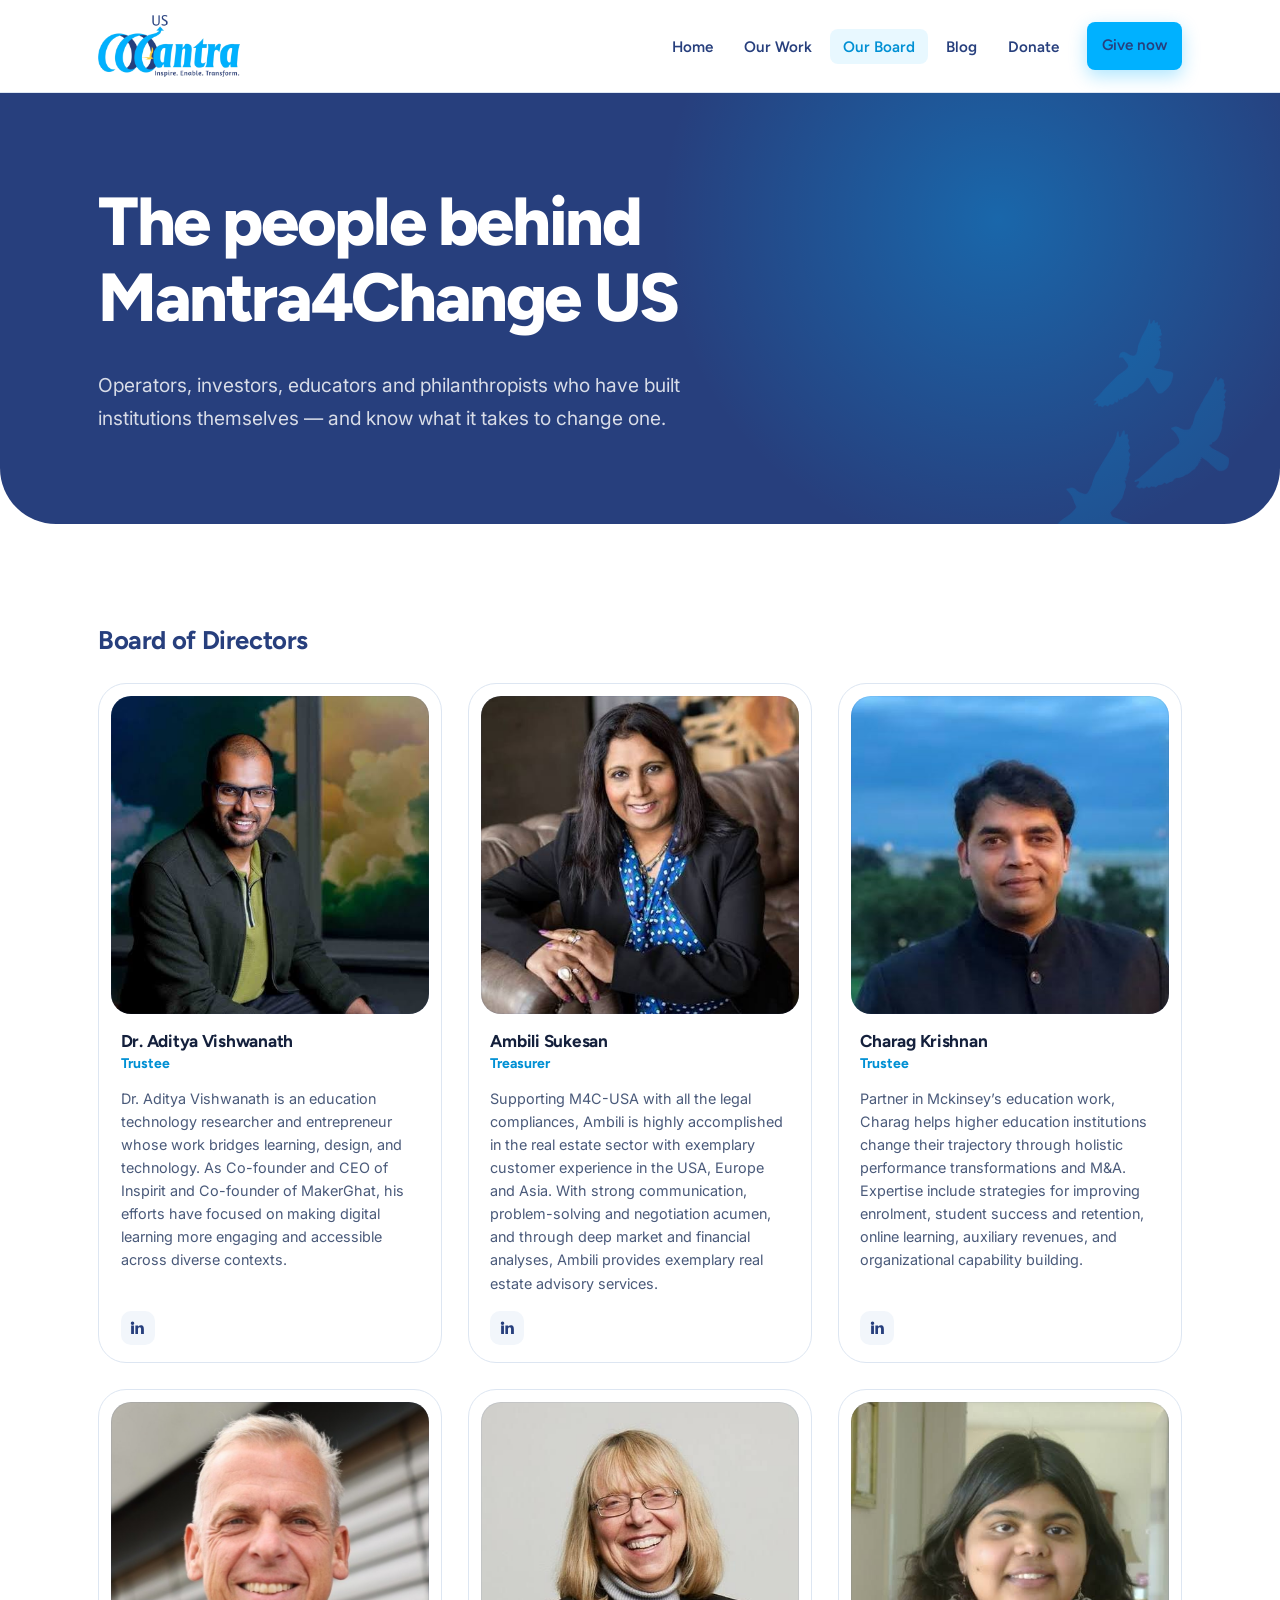
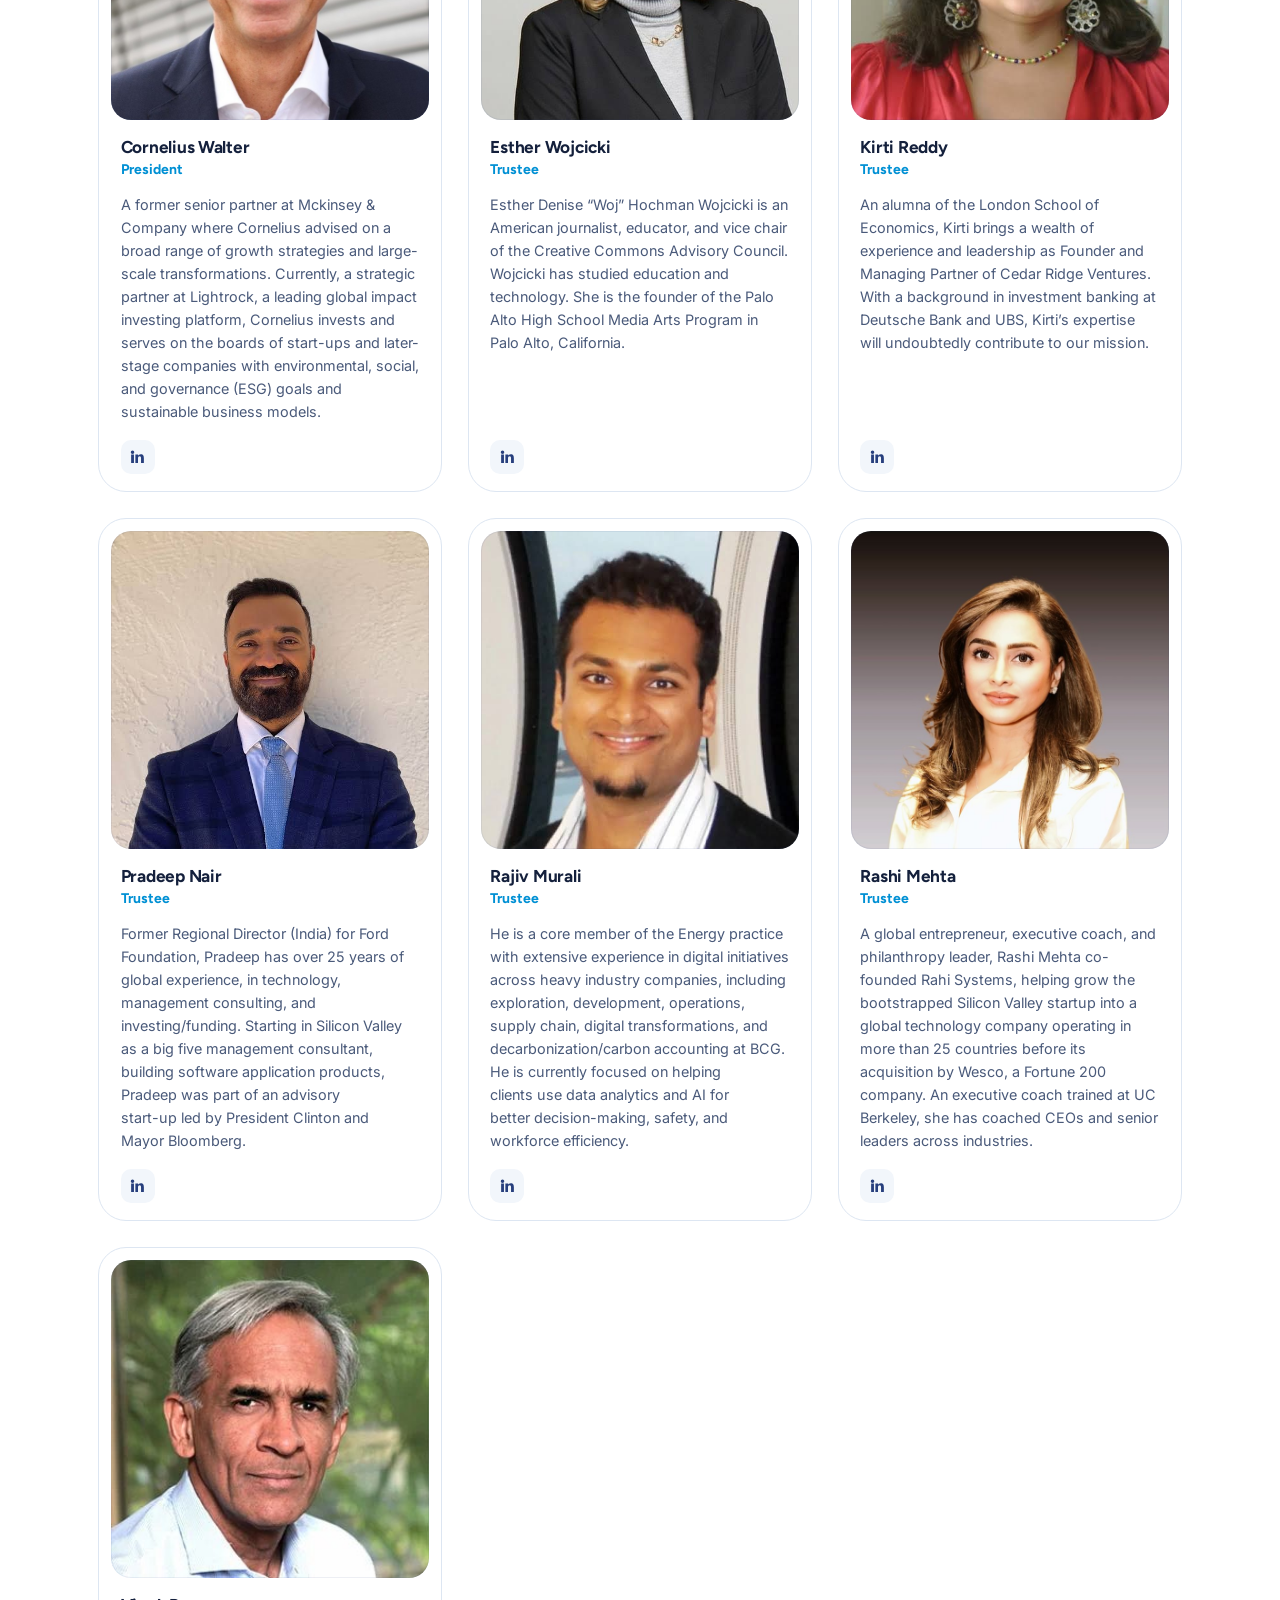
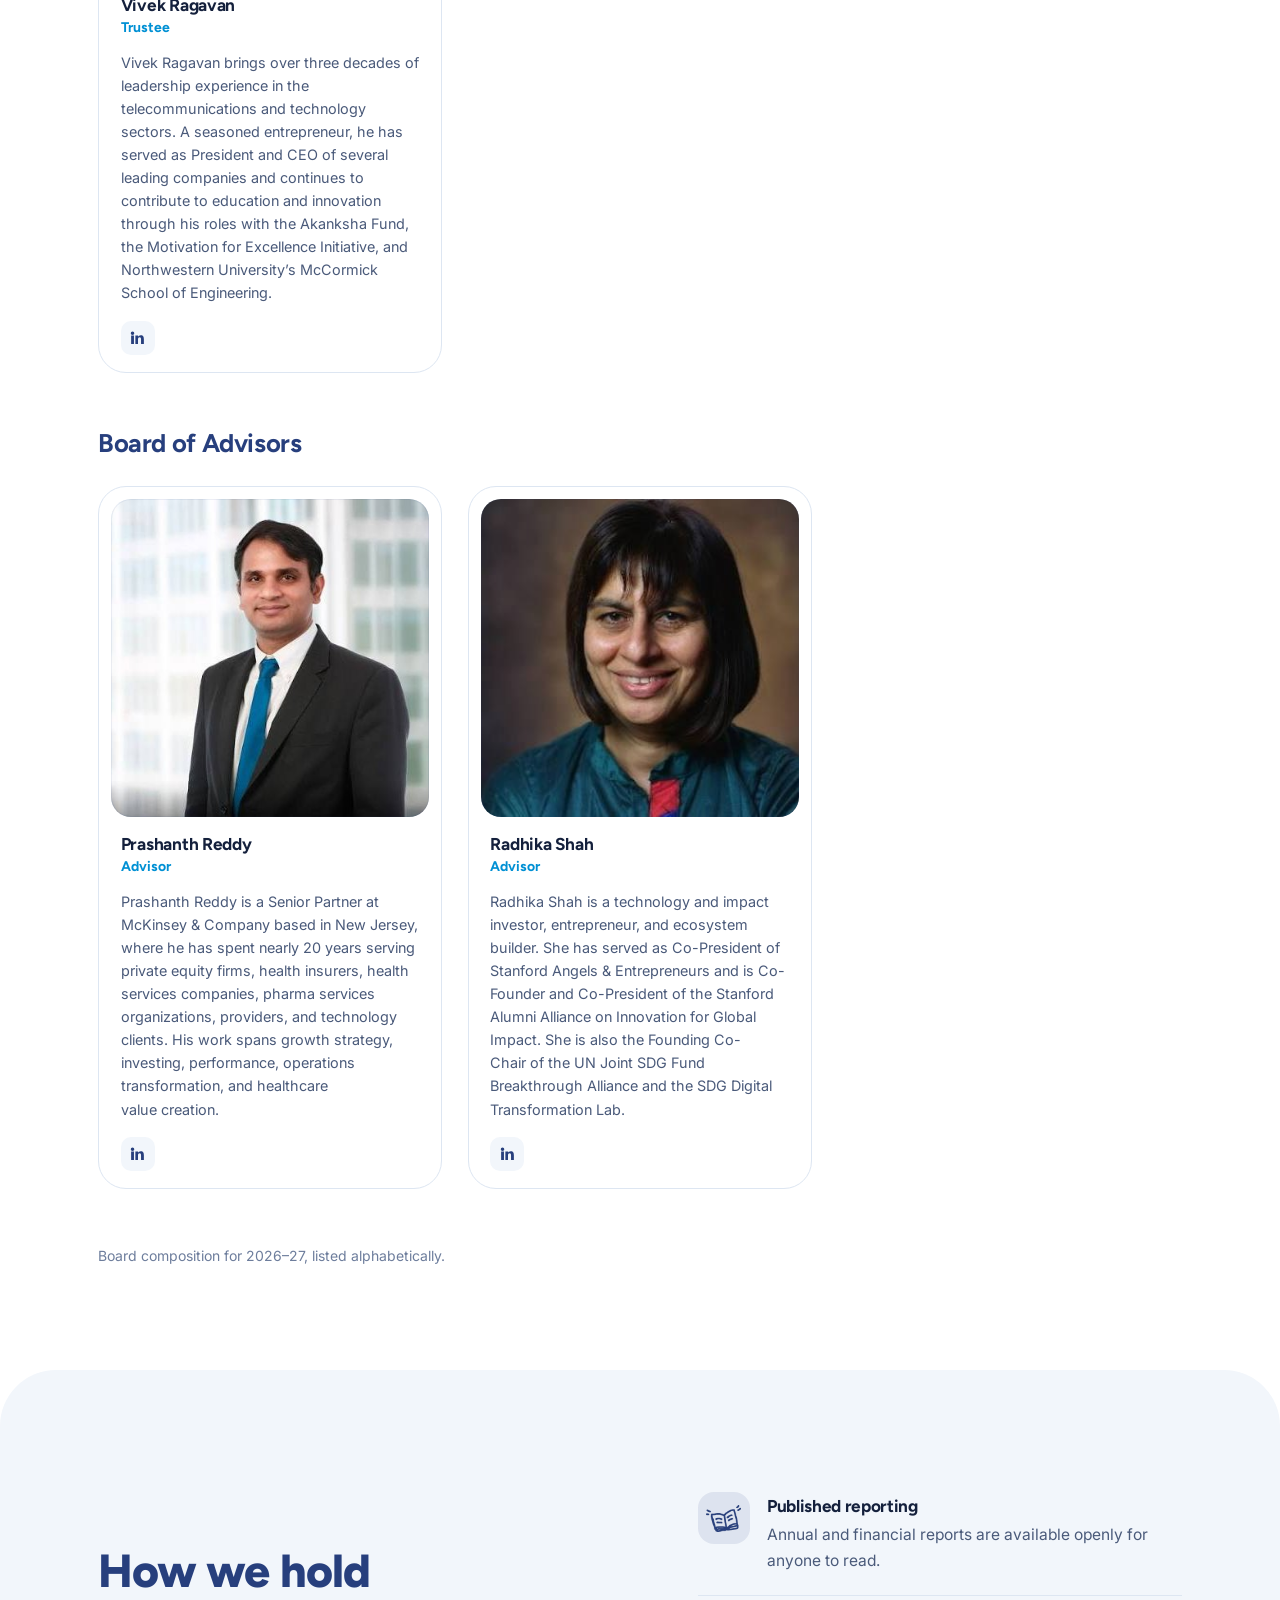
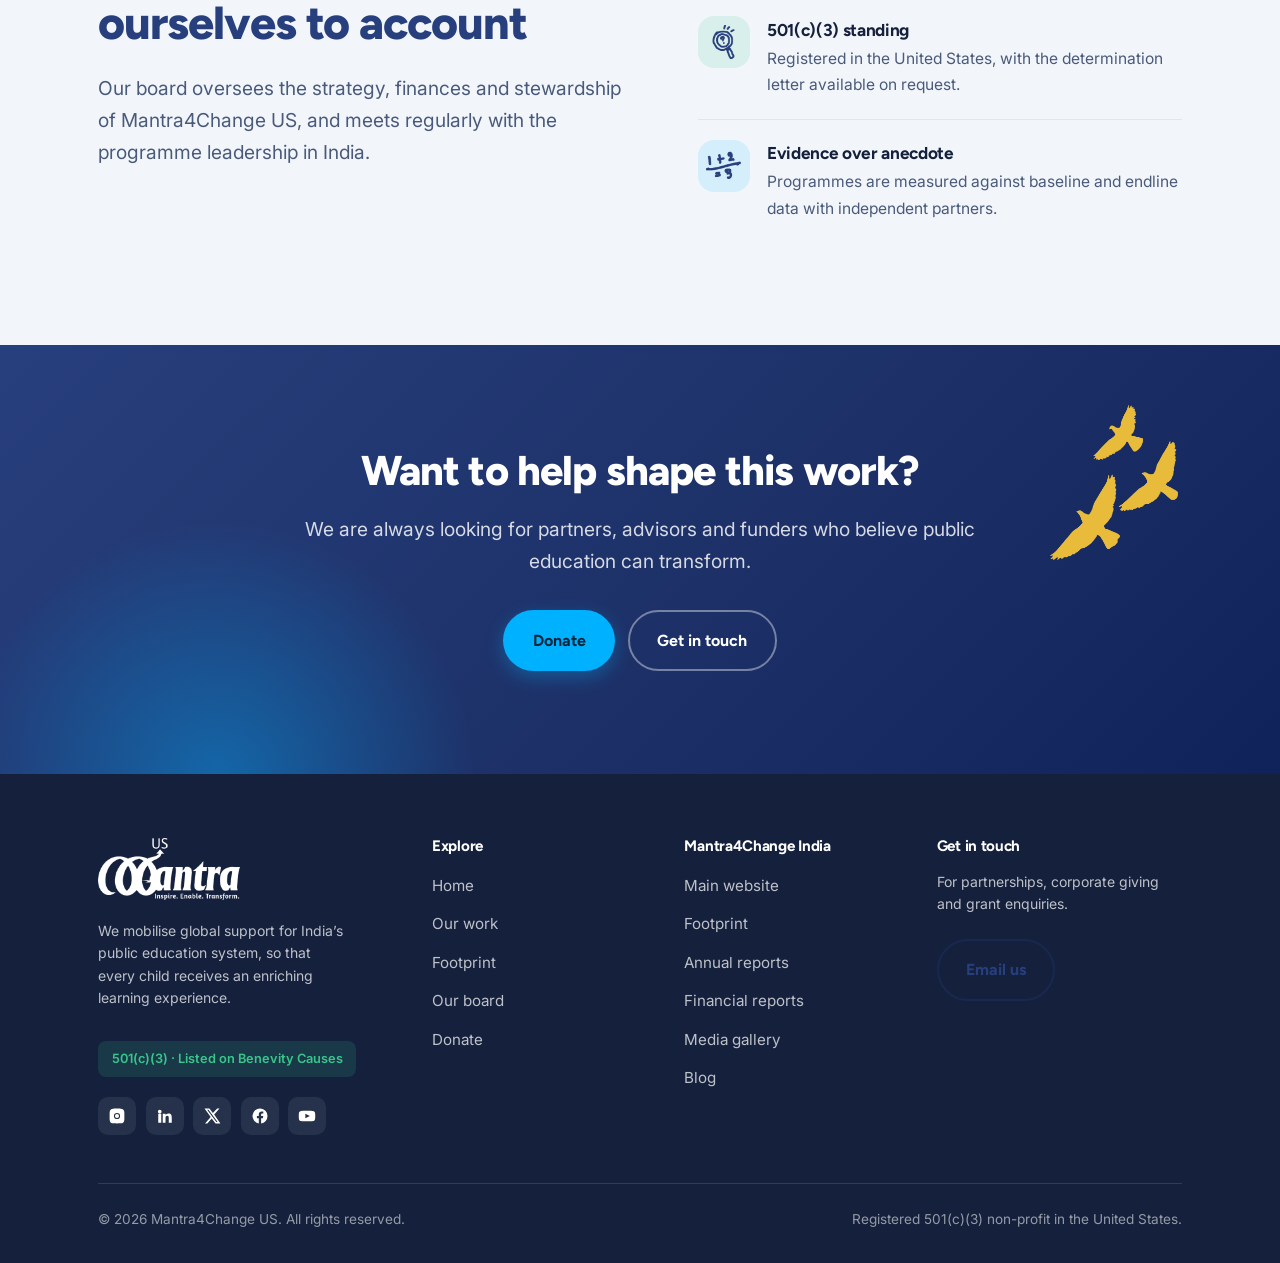
<file: board.html>
<!DOCTYPE html>
<html lang="en">
<head>
<meta charset="utf-8">
<meta name="viewport" content="width=device-width, initial-scale=1">
<title>Our Board — Mantra4Change US</title>
<meta name="description" content="The directors and advisors of Mantra4Change US — leaders across technology, consulting, investment and education.">
<link rel="icon" href="assets/img/logo-mark.png">
<meta property="og:title" content="Our Board — Mantra4Change US">
<meta property="og:description" content="The directors and advisors of Mantra4Change US — leaders across technology, consulting, investment and education.">
<meta property="og:image" content="assets/img/logo-full.png">
<meta property="og:type" content="website">
<link rel="preconnect" href="https://fonts.googleapis.com">
<link rel="preconnect" href="https://fonts.gstatic.com" crossorigin>
<link href="https://fonts.googleapis.com/css2?family=Figtree:wght@400;600;700;800&family=Inter:wght@400;500;600&display=swap" rel="stylesheet">
<link rel="stylesheet" href="assets/css/style.css">
</head>
<body>
<a class="skip" href="#main">Skip to content</a>

<header class="site-header">
  <div class="wrap">
    <nav class="nav" aria-label="Main">
      <a class="brand" href="/" aria-label="Mantra4Change US, home">
        <img class="brand__logo" src="assets/img/logo-full.png" alt="Mantra4Change US — Inspire. Enable. Transform.">
      </a>
      <button class="nav__toggle" type="button" aria-expanded="false" aria-controls="nav-links" aria-label="Open menu"><span></span></button>
      <ul class="nav__links" id="nav-links">
        <li><a href="/">Home</a></li>
        <li><a href="our-work">Our Work</a></li>
        <li><a href="board" aria-current="page">Our Board</a></li>
        <li><a href="https://www.mantra4change.org/blogs/" target="_blank" rel="noopener">Blog</a></li>
        <li><a href="donate">Donate</a></li>
        <li><a class="btn btn--primary nav__cta" href="https://www.every.org/mantra-4-change#/donate/card" target="_blank" rel="noopener">Give now</a></li>
      </ul>
    </nav>
  </div>
</header>

<main id="main">

<section class="pagehero on-dark band--curve">
  <img class="birds birds--soft" src="assets/img/birds-blue.png" alt="" style="bottom:-10%;right:4%;width:clamp(120px,16vw,240px)">
  <div class="wrap" data-reveal>
    <h1 class="t-hero">The people behind<br>Mantra4Change US</h1>
    <p class="pagehero__lede">Operators, investors, educators and philanthropists who have built institutions themselves &mdash; and know what it takes to change one.</p>
  </div>
</section>

<section class="band">
  <div class="wrap">
    <div data-board></div>

    <noscript>
      <p class="note">Board listings need JavaScript enabled. You can also view the wider team on the <a href="https://www.mantra4change.org/team/" target="_blank" rel="noopener">Mantra4Change India site</a>.</p>
    </noscript>

    <p class="small" style="color:var(--muted)">Board composition for 2026&ndash;27, listed alphabetically.</p>
  </div>
</section>

<section class="band band--wash band--curve-top">
  <div class="wrap split">
    <div data-reveal>
      <h2 class="t-h2">How we hold ourselves to account</h2>
      <p class="lede">Our board oversees the strategy, finances and stewardship of Mantra4Change US, and meets regularly with the programme leadership in India.</p>
    </div>
    <div data-reveal data-reveal-delay="100">
      <div class="featrow a-navy">
        <span class="ico" aria-hidden="true"><img src="assets/img/icons/book-open.png" alt=""></span>
        <div><h3>Published reporting</h3><p>Annual and financial reports are available openly for anyone to read.</p></div>
      </div>
      <div class="featrow a-green">
        <span class="ico" aria-hidden="true"><img src="assets/img/icons/magnifier.png" alt=""></span>
        <div><h3>501(c)(3) standing</h3><p>Registered in the United States, with the determination letter available on request.</p></div>
      </div>
      <div class="featrow a-sky">
        <span class="ico" aria-hidden="true"><img src="assets/img/icons/math.png" alt=""></span>
        <div><h3>Evidence over anecdote</h3><p>Programmes are measured against baseline and endline data with independent partners.</p></div>
      </div>
    </div>
  </div>
</section>

<section class="band cta on-dark">
  <img class="birds birds--float" src="assets/img/birds-yellow.png" alt="" style="top:14%;right:8%;width:clamp(80px,10vw,140px)">
  <div class="wrap center">
    <h2 class="cta__title center" data-reveal>Want to help shape this work?</h2>
    <p class="lede center measure mt-0" data-reveal>We are always looking for partners, advisors and funders who believe public education can transform.</p>
    <div class="btn-row mt-2" style="justify-content:center" data-reveal>
      <a class="btn btn--primary" href="https://www.every.org/mantra-4-change#/donate/card" target="_blank" rel="noopener">Donate</a>
      <a class="btn btn--ghost" href="mailto:info@mantra4changeus.org">Get in touch</a>
    </div>
  </div>
</section>

</main>


<footer class="site-footer">
  <div class="wrap">
    <div class="footer__top">
      <div>
        <img class="brand__logo" src="assets/img/logo-full.png" alt="Mantra4Change US" style="margin-bottom:1.25rem;filter:brightness(0) invert(1)">
        <p class="small">We mobilise global support for India&rsquo;s public education system, so that every child receives an enriching learning experience.</p>
        <span class="badge501">501(c)(3) &middot; Listed on Benevity Causes</span>
        <div class="social">
          <a href="https://www.instagram.com/mantra4changeus/" target="_blank" rel="noopener" aria-label="Instagram"><svg viewBox="0 0 24 24" fill="currentColor"><path d="M12 2.16c3.2 0 3.58.01 4.85.07 3.25.15 4.77 1.69 4.92 4.92.06 1.27.07 1.65.07 4.85s-.01 3.58-.07 4.85c-.15 3.23-1.66 4.77-4.92 4.92-1.27.06-1.65.07-4.85.07s-3.58-.01-4.85-.07c-3.26-.15-4.77-1.7-4.92-4.92-.06-1.27-.07-1.65-.07-4.85s.01-3.58.07-4.85C2.38 3.92 3.89 2.38 7.15 2.23 8.42 2.17 8.8 2.16 12 2.16zm0 5.68a4.16 4.16 0 1 0 0 8.32 4.16 4.16 0 0 0 0-8.32zm0 6.86a2.7 2.7 0 1 1 0-5.4 2.7 2.7 0 0 1 0 5.4zm5.34-7.03a.97.97 0 1 1-1.94 0 .97.97 0 0 1 1.94 0z"/></svg></a>
          <a href="https://www.linkedin.com/company/mantra4change-us/" target="_blank" rel="noopener" aria-label="LinkedIn"><svg viewBox="0 0 24 24" fill="currentColor"><path d="M4.98 3.5a2.5 2.5 0 1 1 0 5 2.5 2.5 0 0 1 0-5zM3 9h4v12H3zM9 9h3.8v1.7h.05c.53-1 1.83-2.05 3.77-2.05C20.4 8.65 21 11.1 21 14.3V21h-4v-6c0-1.43-.03-3.27-2-3.27-2 0-2.3 1.56-2.3 3.17V21H9z"/></svg></a>
          <a href="https://twitter.com/m4c_us" target="_blank" rel="noopener" aria-label="X"><svg viewBox="0 0 24 24" fill="currentColor"><path d="M18.9 2H22l-7.1 8.1L23.2 22h-6.5l-5.1-6.7L5.8 22H2.7l7.6-8.7L2 2h6.6l4.6 6.1zm-1.1 18h1.7L7.3 3.8H5.5z"/></svg></a>
          <a href="https://www.facebook.com/mantra4changeus" target="_blank" rel="noopener" aria-label="Facebook"><svg viewBox="0 0 24 24" fill="currentColor"><path d="M22 12a10 10 0 1 0-11.6 9.9v-7H7.9V12h2.5V9.8c0-2.5 1.5-3.9 3.8-3.9 1.1 0 2.2.2 2.2.2v2.5h-1.3c-1.2 0-1.6.8-1.6 1.6V12h2.8l-.4 2.9h-2.4v7A10 10 0 0 0 22 12z"/></svg></a>
          <a href="https://www.youtube.com/@Mantra4Change" target="_blank" rel="noopener" aria-label="YouTube"><svg viewBox="0 0 24 24" fill="currentColor"><path d="M23 12s0-3.2-.4-4.7a2.5 2.5 0 0 0-1.8-1.8C19.3 5 12 5 12 5s-7.3 0-8.8.5A2.5 2.5 0 0 0 1.4 7.3C1 8.8 1 12 1 12s0 3.2.4 4.7a2.5 2.5 0 0 0 1.8 1.8C4.7 19 12 19 12 19s7.3 0 8.8-.5a2.5 2.5 0 0 0 1.8-1.8C23 15.2 23 12 23 12zM9.8 15.1V8.9l6 3.1z"/></svg></a>
        </div>
      </div>
      <div>
        <h2 class="footer__h">Explore</h2>
        <ul class="footer__list">
          <li><a href="/">Home</a></li>
          <li><a href="our-work">Our work</a></li>
          <li><a href="our-work#footprint">Footprint</a></li>
          <li><a href="board">Our board</a></li>
          <li><a href="donate">Donate</a></li>
        </ul>
      </div>
      <div>
        <h2 class="footer__h">Mantra4Change India</h2>
        <ul class="footer__list">
          <li><a href="https://www.mantra4change.org/" target="_blank" rel="noopener">Main website</a></li>
          <li><a href="https://www.mantra4change.org/footprint/" target="_blank" rel="noopener">Footprint</a></li>
          <li><a href="https://www.mantra4change.org/annual-report/" target="_blank" rel="noopener">Annual reports</a></li>
          <li><a href="https://www.mantra4change.org/financial-report/" target="_blank" rel="noopener">Financial reports</a></li>
          <li><a href="https://www.mantra4change.org/media-gallery/" target="_blank" rel="noopener">Media gallery</a></li>
          <li><a href="https://www.mantra4change.org/blogs/" target="_blank" rel="noopener">Blog</a></li>
        </ul>
      </div>
      <div>
        <h2 class="footer__h">Get in touch</h2>
        <p class="small">For partnerships, corporate giving and grant enquiries.</p>
        <a class="btn btn--ghost" href="mailto:info@mantra4changeus.org" style="margin-top:.5rem">Email us</a>
      </div>
    </div>
    <div class="footer__bar">
      <span>&copy; <span data-year>2026</span> Mantra4Change US. All rights reserved.</span>
      <span>Registered 501(c)(3) non-profit in the United States.</span>
    </div>
  </div>
</footer>

<script src="assets/js/data.js"></script>
<script src="assets/js/site.js"></script>
</body>
</html>
</file>
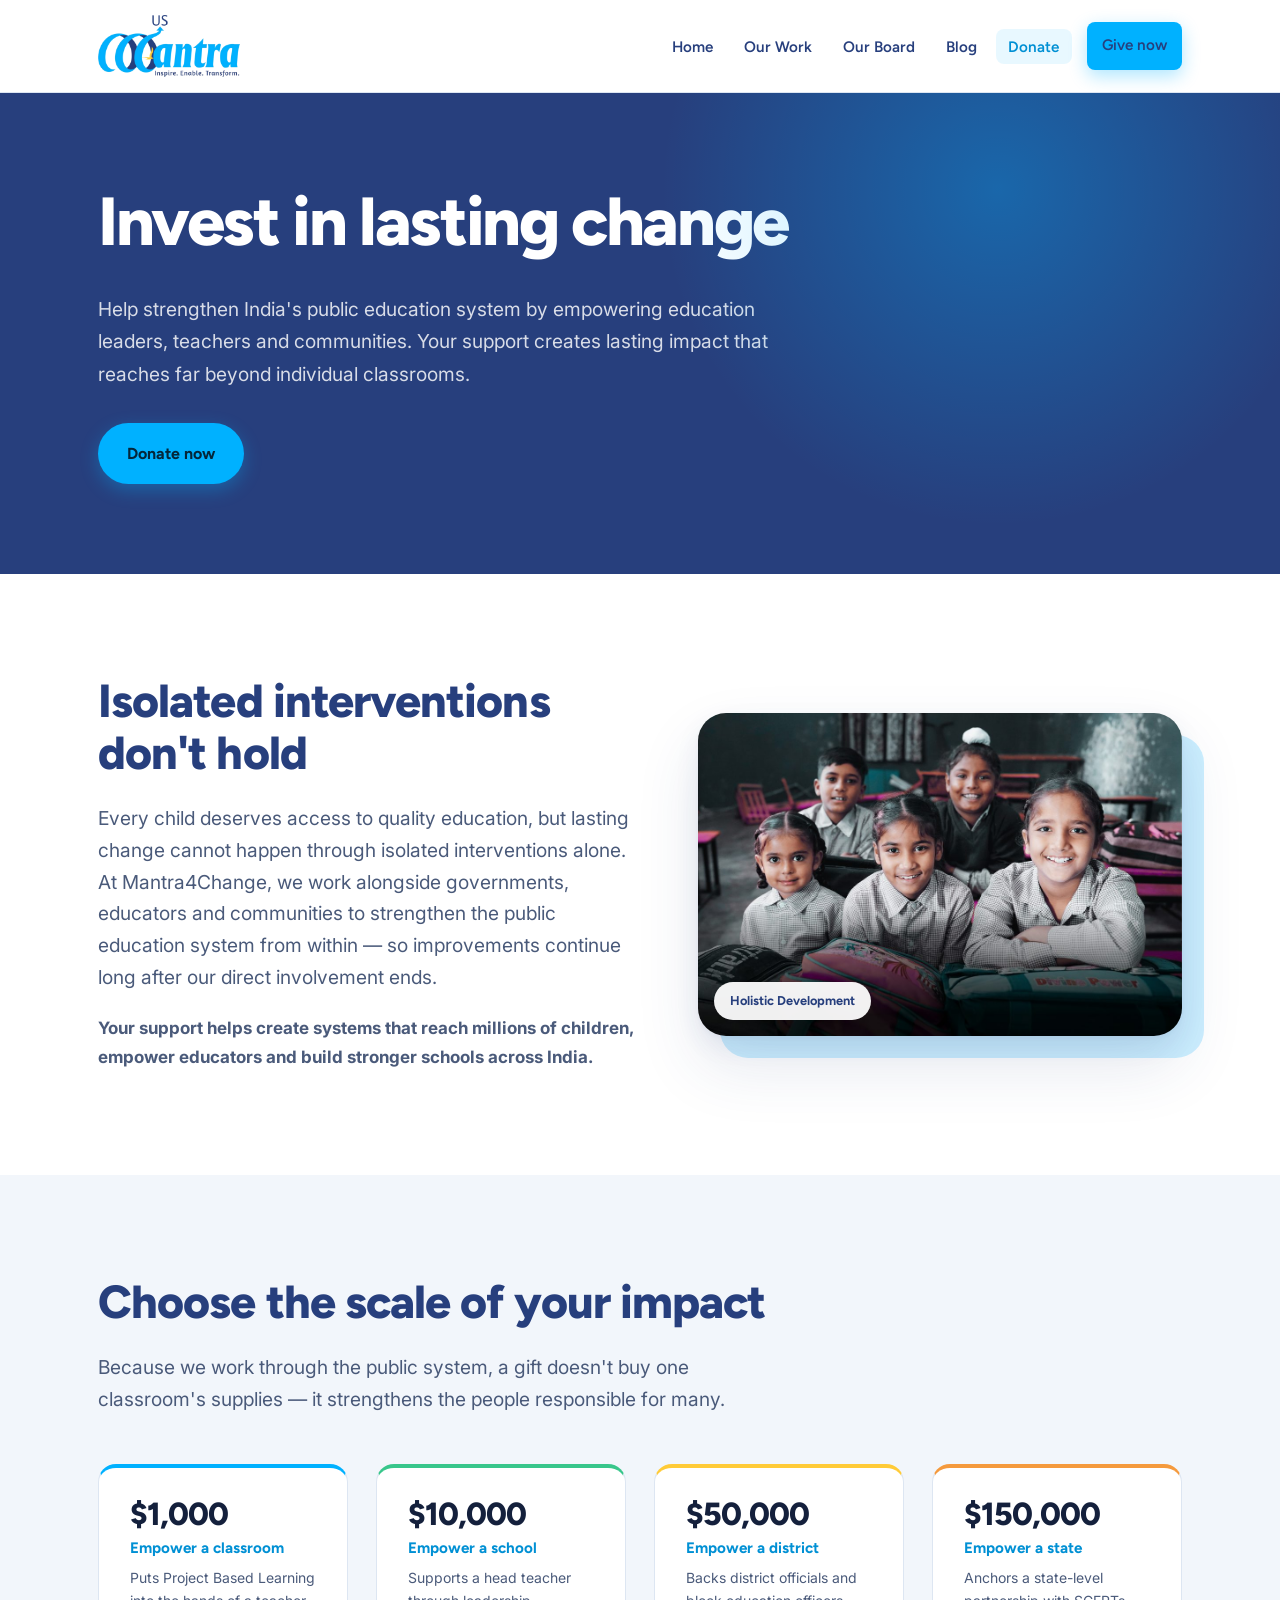
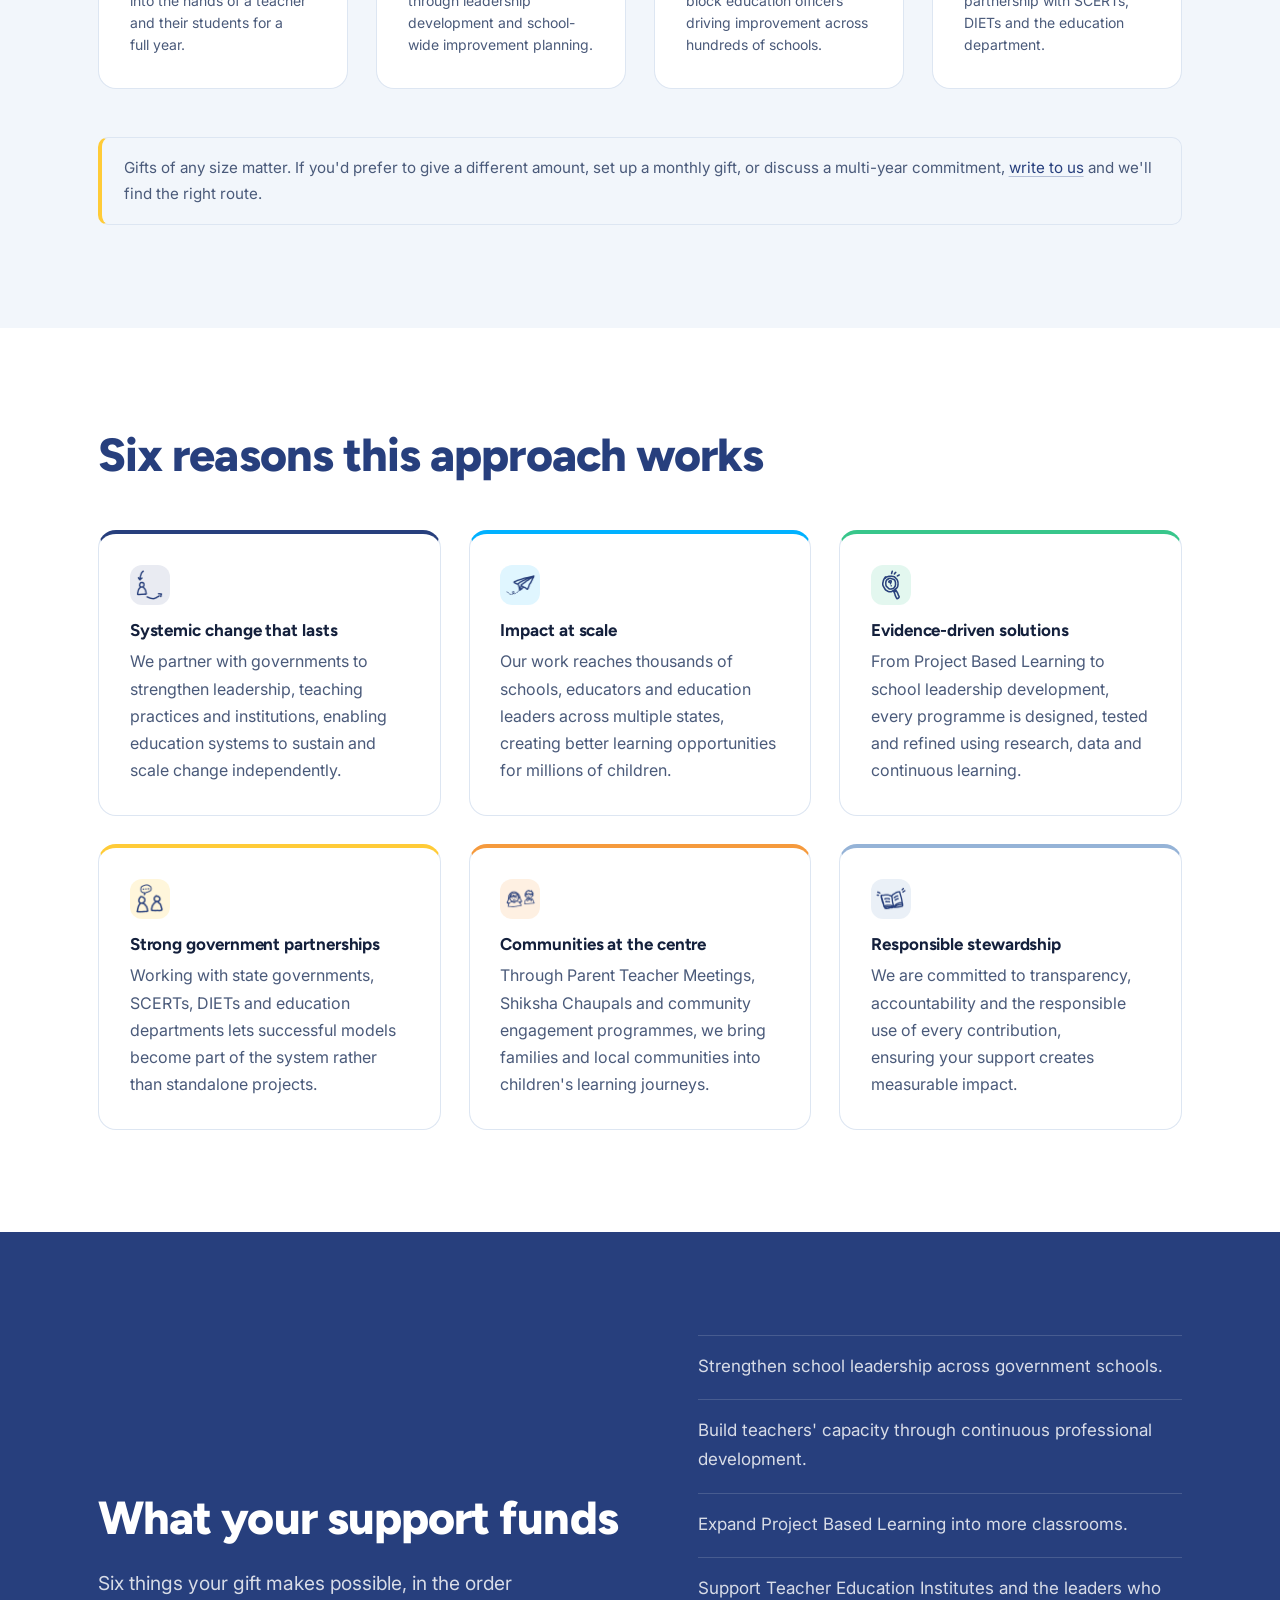
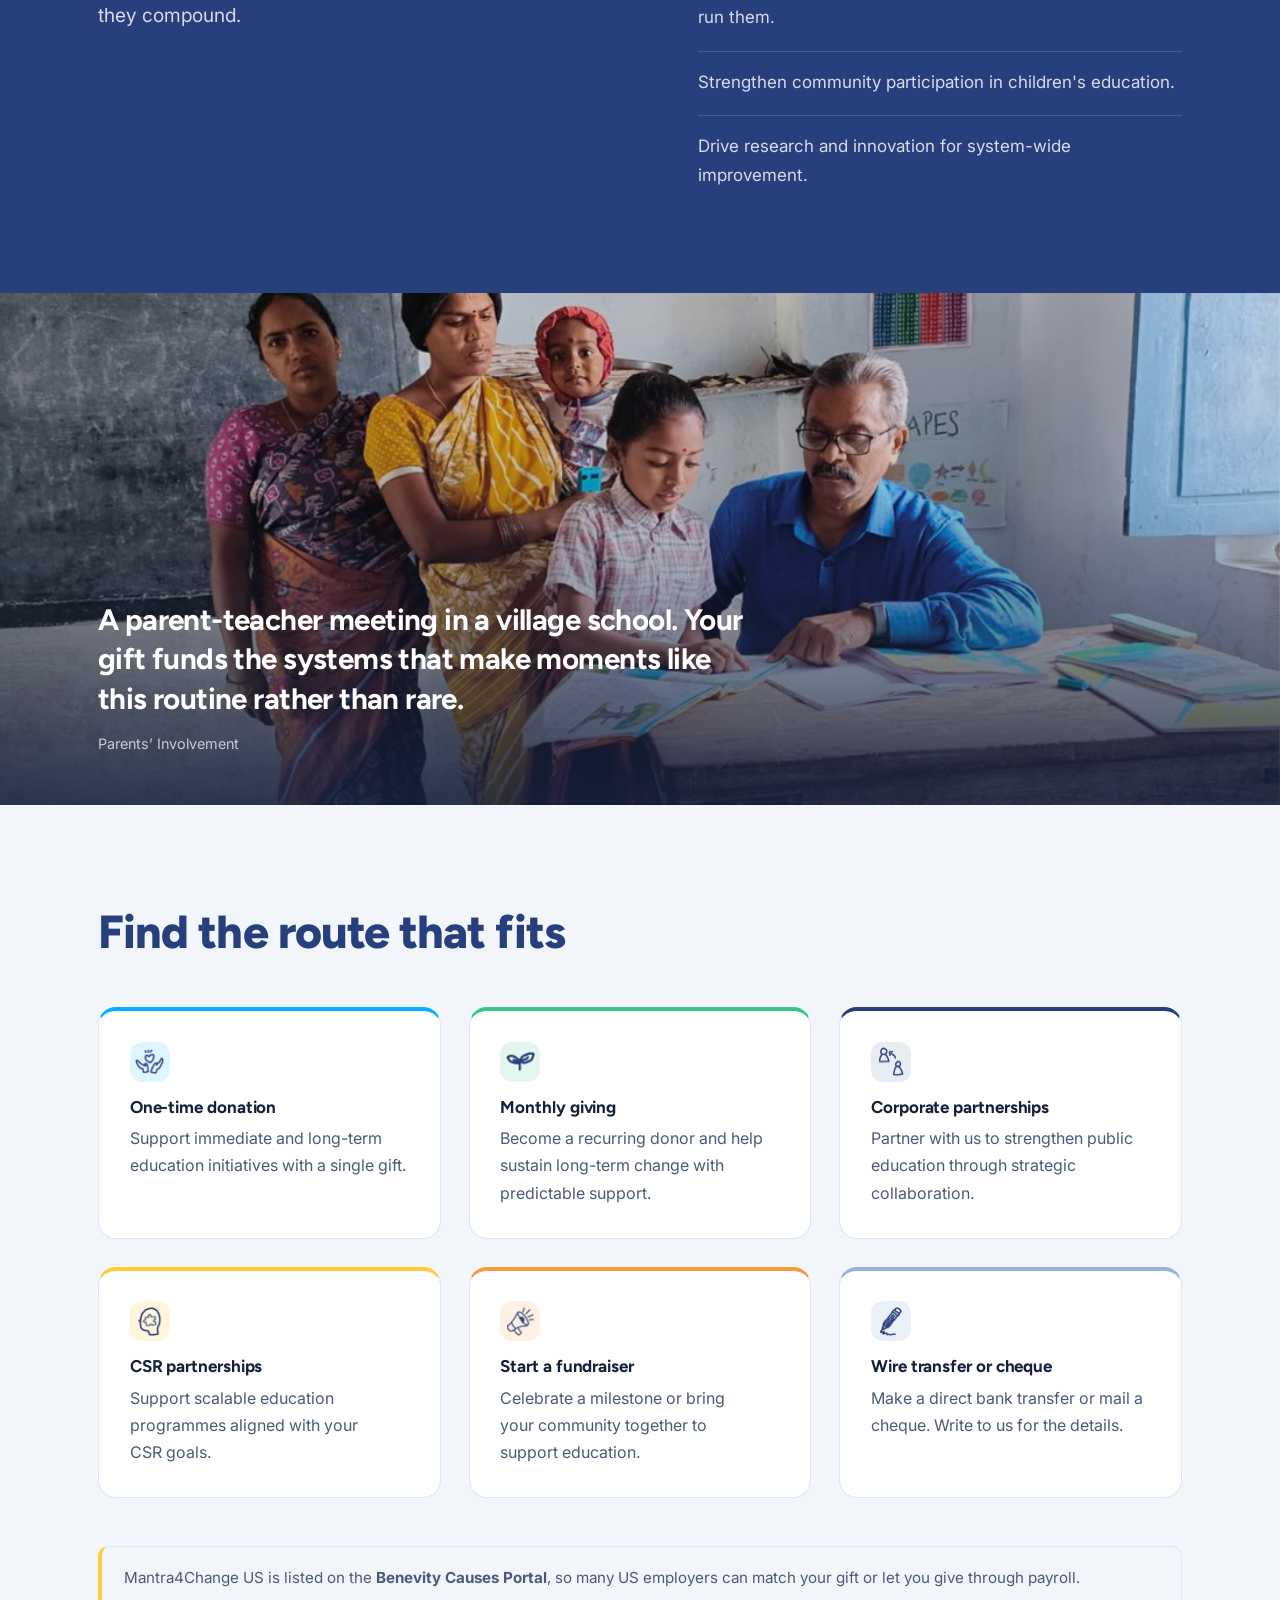
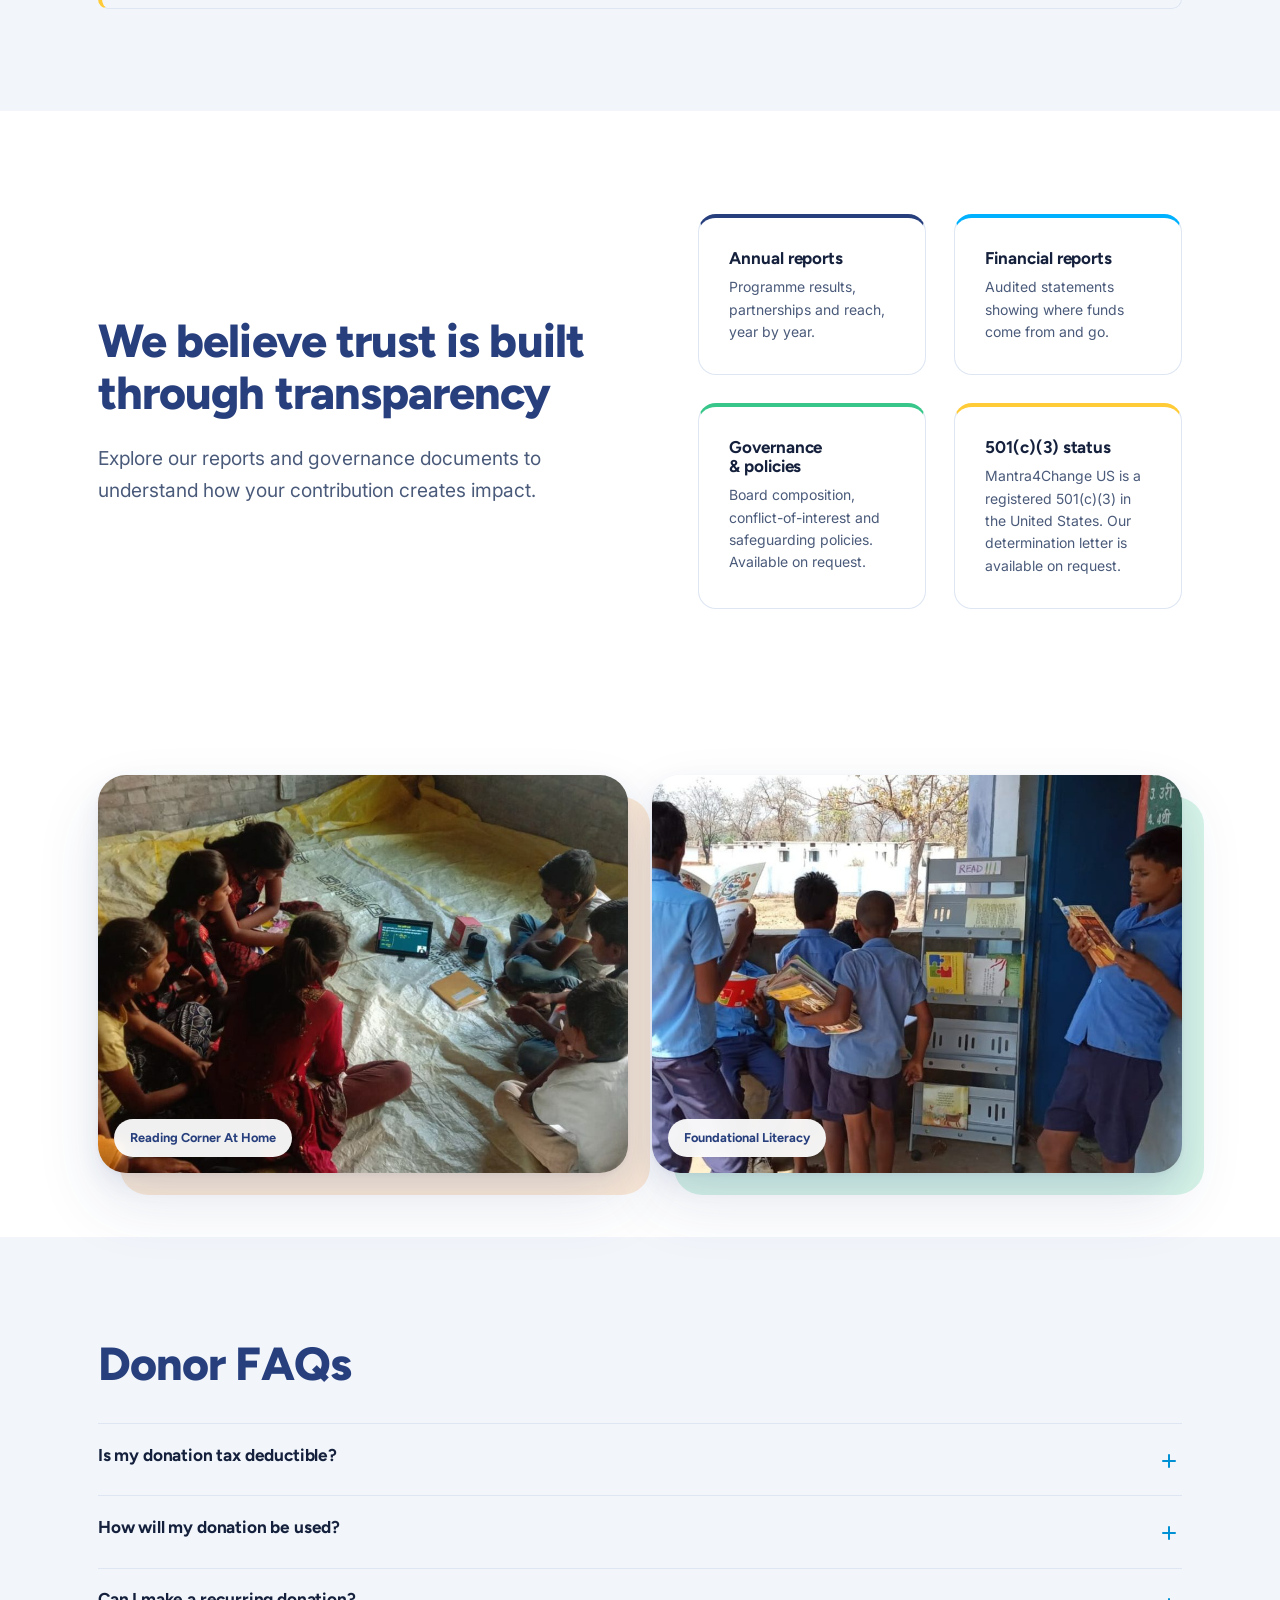
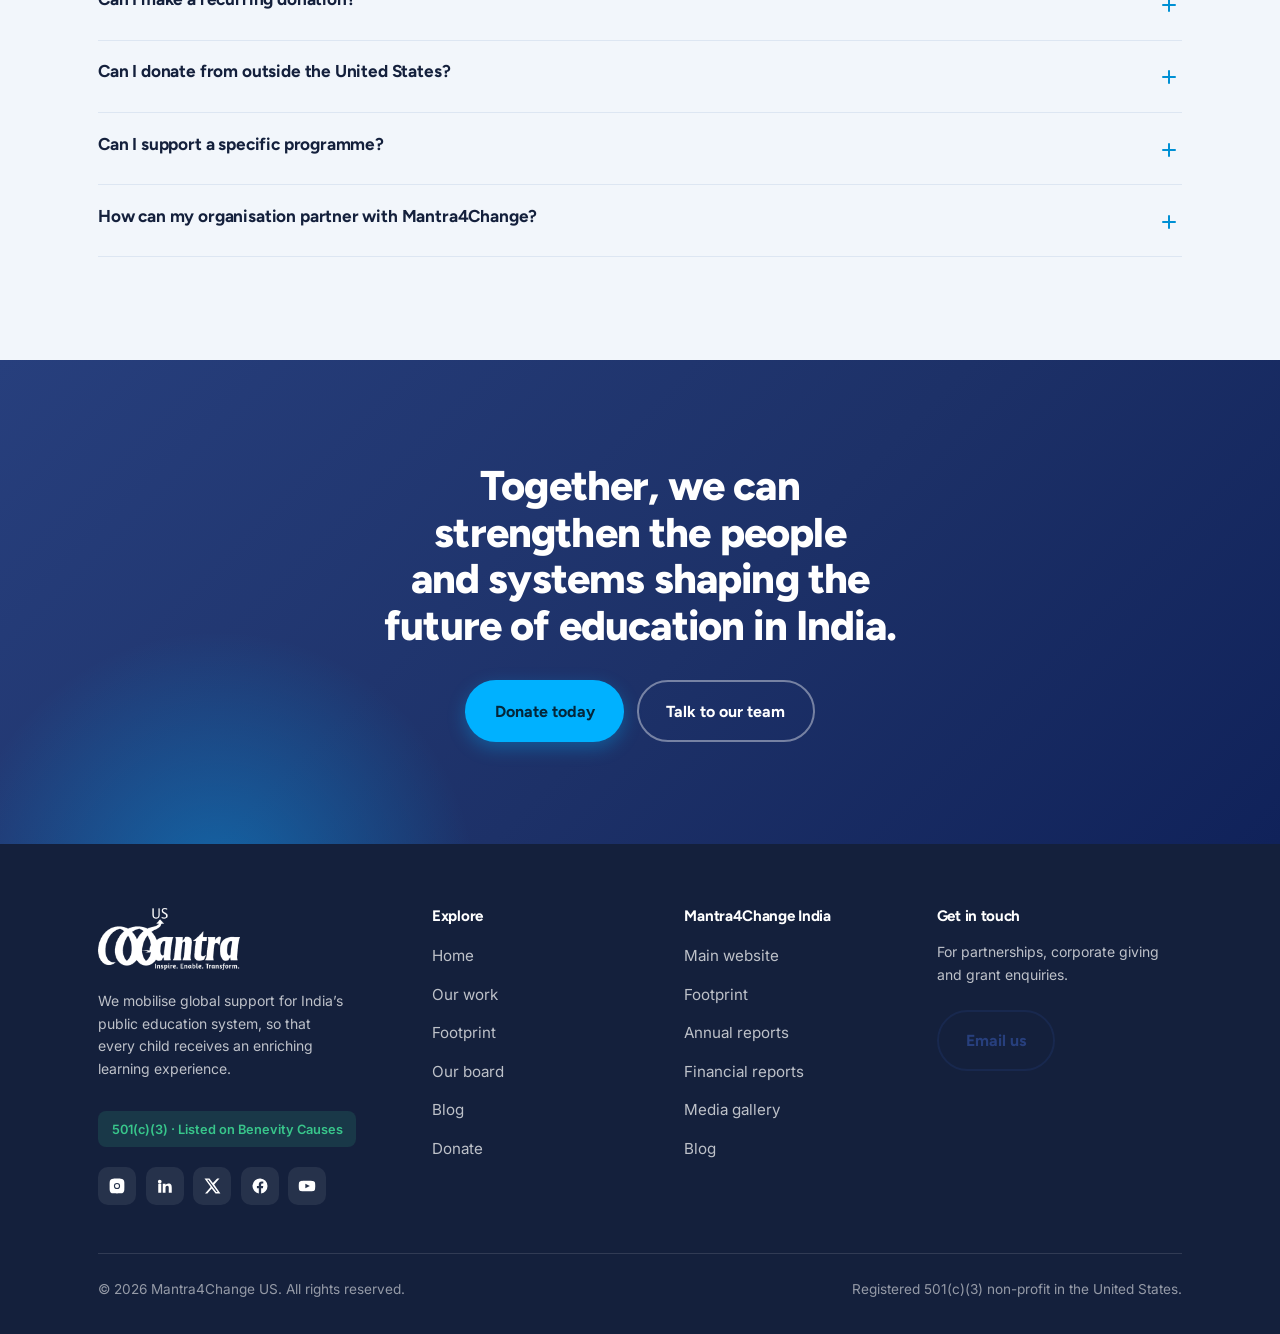
<file: donate.html>
<!DOCTYPE html>
<html lang="en">
<head>
<meta charset="utf-8">
<meta name="viewport" content="width=device-width, initial-scale=1">
<title>Donate — Mantra4Change US</title>
<meta name="description" content="Help strengthen India's public education system by empowering education leaders, teachers and communities. Mantra4Change US is a registered 501(c)(3).">
<link rel="icon" href="assets/img/logo-mark.png">
<meta property="og:title" content="Invest in lasting change — Mantra4Change US">
<meta property="og:description" content="Your support creates impact that reaches far beyond individual classrooms.">
<meta property="og:type" content="website">
<link rel="preconnect" href="https://fonts.googleapis.com">
<link rel="preconnect" href="https://fonts.gstatic.com" crossorigin>
<link href="https://fonts.googleapis.com/css2?family=Figtree:wght@400;600;700;800&family=Inter:wght@400;500;600&display=swap" rel="stylesheet">
<link rel="stylesheet" href="assets/css/style.css">
</head>
<body>
<a class="skip" href="#main">Skip to content</a>

<header class="site-header">
  <div class="wrap">
    <nav class="nav" aria-label="Main">
      <a class="brand" href="/" aria-label="Mantra4Change US, home">
        <img class="brand__logo" src="assets/img/logo-full.png" alt="Mantra4Change US — Inspire. Enable. Transform.">
      </a>
      <button class="nav__toggle" type="button" aria-expanded="false" aria-controls="nav-links" aria-label="Open menu"><span></span></button>
      <ul class="nav__links" id="nav-links">
        <li><a href="/">Home</a></li>
        <li><a href="our-work">Our Work</a></li>
        <li><a href="board">Our Board</a></li>
        <li><a href="https://www.mantra4change.org/blogs/" target="_blank" rel="noopener">Blog</a></li>
        <li><a href="donate" aria-current="page">Donate</a></li>
        <li><a class="btn btn--primary nav__cta" href="https://www.every.org/mantra-4-change#/donate/card" target="_blank" rel="noopener">Give now</a></li>
      </ul>
    </nav>
  </div>
</header>

<main id="main">

<section class="pagehero on-dark">
  <div class="wrap" data-reveal>
    <h1 class="t-hero">Invest in lasting change</h1>
    <p class="pagehero__lede">Help strengthen India's public education system by empowering education leaders, teachers and communities. Your support creates lasting impact that reaches far beyond individual classrooms.</p>
    <div class="btn-row mt-2"><a class="btn btn--primary" href="https://www.every.org/mantra-4-change#/donate/card" target="_blank" rel="noopener">Donate now</a></div>
  </div>
</section>

<!-- ============================================================== why -->
<section class="band">
  <div class="wrap">
    <div class="split" data-reveal>
      <div>
        <h2 class="t-h2">Isolated interventions don't hold</h2>
      <p class="lede">Every child deserves access to quality education, but lasting change cannot happen through isolated interventions alone. At Mantra4Change, we work alongside governments, educators and communities to strengthen the public education system from within — so improvements continue long after our direct involvement ends.</p>
      <p><strong>Your support helps create systems that reach millions of children, empower educators and build stronger schools across India.</strong></p>
      </div>
      <div class="photo-wrap a-sky">
          <figure class="photo" style="--ar:3/2;margin:0">
            <img src="assets/img/students.jpg" alt="Students smiling at their desks in a government school classroom" loading="lazy">
            <figcaption class="photo__tag">Holistic Development</figcaption>
          </figure>
        </div>
    </div>
  </div>
</section>

<!-- =========================================================== the ask -->
<section class="band band--wash" id="give">
  <div class="wrap">
    <div class="measure" data-reveal>
      <h2 class="t-h2">Choose the scale of your impact</h2>
      <p class="lede">Because we work through the public system, a gift doesn't buy one classroom's supplies — it strengthens the people responsible for many.</p>
    </div>

    <!-- TODO: point these at the live donation form (Givebutter / Donorbox / Benevity / etc.).
         Each link currently goes to the shared #donate-options anchor. -->
    <div class="grid grid-4 mt-3">
      <a class="card card--lift card--accent a-sky give" href="https://www.every.org/mantra-4-change#/donate/card" target="_blank" rel="noopener" data-reveal>
        <span class="give__amt">$1,000</span>
        <span class="give__what">Empower a classroom</span>
        <p class="small">Puts Project Based Learning into the hands of a teacher and their students for a full year.</p>
      </a>
      <a class="card card--lift card--accent a-green give" href="https://www.every.org/mantra-4-change#/donate/card" target="_blank" rel="noopener" data-reveal data-reveal-delay="80">
        <span class="give__amt">$10,000</span>
        <span class="give__what">Empower a school</span>
        <p class="small">Supports a head teacher through leadership development and school-wide improvement planning.</p>
      </a>
      <a class="card card--lift card--accent a-amber give" href="https://www.every.org/mantra-4-change#/donate/card" target="_blank" rel="noopener" data-reveal data-reveal-delay="160">
        <span class="give__amt">$50,000</span>
        <span class="give__what">Empower a district</span>
        <p class="small">Backs district officials and block education officers driving improvement across hundreds of schools.</p>
      </a>
      <a class="card card--lift card--accent a-orange give" href="https://www.every.org/mantra-4-change#/donate/card" target="_blank" rel="noopener" data-reveal data-reveal-delay="240">
        <span class="give__amt">$150,000</span>
        <span class="give__what">Empower a state</span>
        <p class="small">Anchors a state-level partnership with SCERTs, DIETs and the education department.</p>
      </a>
    </div>

    <div class="note mt-3" data-reveal>
      Gifts of any size matter. If you'd prefer to give a different amount, set up a monthly gift, or discuss a multi-year commitment, <a href="mailto:info@mantra4changeus.org">write to us</a> and we'll find the right route.
    </div>
  </div>
</section>

<!-- =========================================================== reasons -->
<section class="band">
  <div class="wrap">
    <div class="measure" data-reveal>
      <h2 class="t-h2">Six reasons this approach works</h2>
    </div>
    <div class="grid grid-3 mt-3">
      <article class="card card--accent a-navy" data-reveal>
        <span class="ico ico--sm" aria-hidden="true"><img src="assets/img/icons/journey.png" alt=""></span>
        <h3 class="t-h4">Systemic change that lasts</h3>
        <p>We partner with governments to strengthen leadership, teaching practices and institutions, enabling education systems to sustain and scale change independently.</p>
      </article>
      <article class="card card--accent a-sky" data-reveal data-reveal-delay="70">
        <span class="ico ico--sm" aria-hidden="true"><img src="assets/img/icons/paper-plane.png" alt=""></span>
        <h3 class="t-h4">Impact at scale</h3>
        <p>Our work reaches thousands of schools, educators and education leaders across multiple states, creating better learning opportunities for millions of children.</p>
      </article>
      <article class="card card--accent a-green" data-reveal data-reveal-delay="140">
        <span class="ico ico--sm" aria-hidden="true"><img src="assets/img/icons/magnifier.png" alt=""></span>
        <h3 class="t-h4">Evidence-driven solutions</h3>
        <p>From Project Based Learning to school leadership development, every programme is designed, tested and refined using research, data and continuous learning.</p>
      </article>
      <article class="card card--accent a-amber" data-reveal data-reveal-delay="210">
        <span class="ico ico--sm" aria-hidden="true"><img src="assets/img/icons/people-talk.png" alt=""></span>
        <h3 class="t-h4">Strong government partnerships</h3>
        <p>Working with state governments, SCERTs, DIETs and education departments lets successful models become part of the system rather than standalone projects.</p>
      </article>
      <article class="card card--accent a-orange" data-reveal data-reveal-delay="280">
        <span class="ico ico--sm" aria-hidden="true"><img src="assets/img/icons/family.png" alt=""></span>
        <h3 class="t-h4">Communities at the centre</h3>
        <p>Through Parent Teacher Meetings, Shiksha Chaupals and community engagement programmes, we bring families and local communities into children's learning journeys.</p>
      </article>
      <article class="card card--accent a-steel" data-reveal data-reveal-delay="350">
        <span class="ico ico--sm" aria-hidden="true"><img src="assets/img/icons/book-open.png" alt=""></span>
        <h3 class="t-h4">Responsible stewardship</h3>
        <p>We are committed to transparency, accountability and the responsible use of every contribution, ensuring your support creates measurable impact.</p>
      </article>
    </div>
  </div>
</section>

<!-- ==================================================== what it funds -->
<section class="band band--navy on-dark">
  <div class="wrap split">
    <div data-reveal>
      <h2 class="t-h2">What your support funds</h2>
      <p class="lede">Six things your gift makes possible, in the order they compound.</p>
    </div>
    <ul class="stack" style="list-style:none;padding:0;margin:0" data-reveal data-reveal-delay="100">
      <li style="border-top:1px solid rgba(255,255,255,.15);padding-top:1rem">Strengthen school leadership across government schools.</li>
      <li style="border-top:1px solid rgba(255,255,255,.15);padding-top:1rem">Build teachers' capacity through continuous professional development.</li>
      <li style="border-top:1px solid rgba(255,255,255,.15);padding-top:1rem">Expand Project Based Learning into more classrooms.</li>
      <li style="border-top:1px solid rgba(255,255,255,.15);padding-top:1rem">Support Teacher Education Institutes and the leaders who run them.</li>
      <li style="border-top:1px solid rgba(255,255,255,.15);padding-top:1rem">Strengthen community participation in children's education.</li>
      <li style="border-top:1px solid rgba(255,255,255,.15);padding-top:1rem">Drive research and innovation for system-wide improvement.</li>
    </ul>
  </div>
</section>

<section class="imgband">
  <img class="imgband__media" src="assets/img/parent-teacher.jpg" alt="A teacher reviewing a student's work with her family at a parent-teacher meeting" loading="lazy">
  <div class="imgband__scrim">
    <div class="wrap imgband__inner" data-reveal>
      <p class="imgband__q">A parent-teacher meeting in a village school. Your gift funds the systems that make moments like this routine rather than rare.</p>
      <span class="imgband__cap">Parents&rsquo; Involvement</span>
    </div>
  </div>
</section>

<!-- ===================================================== ways to give -->
<section class="band band--wash" id="donate-options">
  <div class="wrap">
    <div class="measure" data-reveal>
      <h2 class="t-h2">Find the route that fits</h2>
    </div>
    <!-- TODO: add the real destination for each route (donation form, CSR contact, bank details, mailing address). -->
    <div class="grid grid-3 mt-3">
      <article class="card card--lift card--accent a-sky" data-reveal>
        <span class="ico ico--sm" aria-hidden="true"><img src="assets/img/icons/heart-hands.png" alt=""></span>
        <h3 class="t-h4">One-time donation</h3>
        <p>Support immediate and long-term education initiatives with a single gift.</p>
      </article>
      <article class="card card--lift card--accent a-green" data-reveal data-reveal-delay="60">
        <span class="ico ico--sm" aria-hidden="true"><img src="assets/img/icons/sprout.png" alt=""></span>
        <h3 class="t-h4">Monthly giving</h3>
        <p>Become a recurring donor and help sustain long-term change with predictable support.</p>
      </article>
      <article class="card card--lift card--accent a-navy" id="partner" data-reveal data-reveal-delay="120">
        <span class="ico ico--sm" aria-hidden="true"><img src="assets/img/icons/lift-up.png" alt=""></span>
        <h3 class="t-h4">Corporate partnerships</h3>
        <p>Partner with us to strengthen public education through strategic collaboration.</p>
      </article>
      <article class="card card--lift card--accent a-amber" data-reveal data-reveal-delay="180">
        <span class="ico ico--sm" aria-hidden="true"><img src="assets/img/icons/head-puzzle.png" alt=""></span>
        <h3 class="t-h4">CSR partnerships</h3>
        <p>Support scalable education programmes aligned with your CSR goals.</p>
      </article>
      <article class="card card--lift card--accent a-orange" data-reveal data-reveal-delay="240">
        <span class="ico ico--sm" aria-hidden="true"><img src="assets/img/icons/megaphone.png" alt=""></span>
        <h3 class="t-h4">Start a fundraiser</h3>
        <p>Celebrate a milestone or bring your community together to support education.</p>
      </article>
      <article class="card card--lift card--accent a-steel" data-reveal data-reveal-delay="300">
        <span class="ico ico--sm" aria-hidden="true"><img src="assets/img/icons/pencil.png" alt=""></span>
        <h3 class="t-h4">Wire transfer or cheque</h3>
        <p>Make a direct bank transfer or mail a cheque. Write to us for the details.</p>
      </article>
    </div>
    <div class="note mt-3" data-reveal>
      Mantra4Change US is listed on the <strong>Benevity Causes Portal</strong>, so many US employers can match your gift or let you give through payroll.
    </div>
  </div>
</section>

<!-- ==================================================== transparency -->
<section class="band" id="transparency">
  <div class="wrap split">
    <div data-reveal>
      <h2 class="t-h2">We believe trust is built through transparency</h2>
      <p class="lede">Explore our reports and governance documents to understand how your contribution creates impact.</p>
    </div>
    <div class="grid grid-2" data-reveal data-reveal-delay="100">
      <a class="card card--lift card--accent a-navy" href="https://www.mantra4change.org/annual-report/" target="_blank" rel="noopener">
        <h3 class="t-h4">Annual reports</h3>
        <p class="small">Programme results, partnerships and reach, year by year.</p>
      </a>
      <a class="card card--lift card--accent a-sky" href="https://www.mantra4change.org/financial-report/" target="_blank" rel="noopener">
        <h3 class="t-h4">Financial reports</h3>
        <p class="small">Audited statements showing where funds come from and go.</p>
      </a>
      <!-- TODO: link to the US entity's governance policies and IRS determination letter once available. -->
      <div class="card card--accent a-green">
        <h3 class="t-h4">Governance &amp; policies</h3>
        <p class="small">Board composition, conflict-of-interest and safeguarding policies. Available on request.</p>
      </div>
      <div class="card card--accent a-amber">
        <h3 class="t-h4">501(c)(3) status</h3>
        <p class="small">Mantra4Change US is a registered 501(c)(3) in the United States. Our determination letter is available on request.</p>
      </div>
    </div>
  </div>
</section>

<section class="band band--tight">
  <div class="wrap photoduo" data-reveal>
    <div class="photo-wrap a-orange">
          <figure class="photo" style="--ar:4/3;margin:0">
            <img src="assets/img/home-learning.jpg" alt="Children gathered around a tablet for a learning session at home" loading="lazy">
            <figcaption class="photo__tag">Reading Corner At Home</figcaption>
          </figure>
        </div>
    <div class="photo-wrap a-green">
          <figure class="photo" style="--ar:4/3;margin:0">
            <img src="assets/img/reading-corner.jpg" alt="Boys choosing books from a reading rack" loading="lazy">
            <figcaption class="photo__tag">Foundational Literacy</figcaption>
          </figure>
        </div>
  </div>
</section>

<!-- =============================================================== FAQ -->
<section class="band band--wash">
  <div class="wrap">
    <div class="measure" data-reveal>
      <h2 class="t-h2">Donor FAQs</h2>
    </div>
    <div class="faq mt-2" data-reveal>
      <div class="faq__item">
        <h3 style="margin:0"><button class="faq__q" type="button" aria-expanded="false" aria-controls="d1">Is my donation tax deductible?<span class="faq__sign" aria-hidden="true"></span></button></h3>
        <div class="faq__a" id="d1"><div>Yes. Mantra4Change US is a registered 501(c)(3) non-profit in the United States, so gifts from US taxpayers are tax deductible to the extent allowed by law. You will receive an acknowledgement by email that serves as your receipt.</div></div>
      </div>
      <div class="faq__item">
        <h3 style="margin:0"><button class="faq__q" type="button" aria-expanded="false" aria-controls="d2">How will my donation be used?<span class="faq__sign" aria-hidden="true"></span></button></h3>
        <div class="faq__a" id="d2"><div>Your gift funds the programmes Mantra4Change runs with state governments in India — leadership development, teacher capacity building, Project Based Learning and community engagement. Because delivery happens through the public system, the improvements outlast the funding.</div></div>
      </div>
      <div class="faq__item">
        <h3 style="margin:0"><button class="faq__q" type="button" aria-expanded="false" aria-controls="d3">Can I make a recurring donation?<span class="faq__sign" aria-hidden="true"></span></button></h3>
        <div class="faq__a" id="d3"><div>Yes, and it's the most useful kind of support we receive. Predictable income lets us commit to multi-year partnerships with state governments. You can change or pause a monthly gift at any time.</div></div>
      </div>
      <div class="faq__item">
        <h3 style="margin:0"><button class="faq__q" type="button" aria-expanded="false" aria-controls="d4">Can I donate from outside the United States?<span class="faq__sign" aria-hidden="true"></span></button></h3>
        <div class="faq__a" id="d4"><div>Yes. Donors outside the US are welcome to give here, though the US tax deduction applies only to US taxpayers. If you are giving from India, it may be more efficient to give directly to Mantra4Change India — <a href="mailto:info@mantra4changeus.org">write to us</a> and we'll point you to the right entity.</div></div>
      </div>
      <div class="faq__item">
        <h3 style="margin:0"><button class="faq__q" type="button" aria-expanded="false" aria-controls="d5">Can I support a specific programme?<span class="faq__sign" aria-hidden="true"></span></button></h3>
        <div class="faq__a" id="d5"><div>For larger gifts, yes. We can direct support towards a specific programme, state or theme, and report on it. For smaller gifts, unrestricted support is usually more useful because it lets us put funds where they compound fastest.</div></div>
      </div>
      <div class="faq__item">
        <h3 style="margin:0"><button class="faq__q" type="button" aria-expanded="false" aria-controls="d6">How can my organisation partner with Mantra4Change?<span class="faq__sign" aria-hidden="true"></span></button></h3>
        <div class="faq__a" id="d6"><div>We work with corporate partners, family foundations and institutional funders on multi-year commitments, and we are listed on the Benevity Causes Portal for workplace giving. Write to us and we'll share the options that fit your goals.</div></div>
      </div>
    </div>
  </div>
</section>

<section class="band cta on-dark">
  <div class="wrap center">
    <h2 class="cta__title center" data-reveal>Together, we can strengthen the people and systems shaping the future of education in India.</h2>
    <div class="btn-row mt-2" style="justify-content:center" data-reveal>
      <a class="btn btn--primary" href="https://www.every.org/mantra-4-change#/donate/card" target="_blank" rel="noopener">Donate today</a>
      <a class="btn btn--ghost" href="mailto:info@mantra4changeus.org">Talk to our team</a>
    </div>
  </div>
</section>

</main>

<footer class="site-footer">
  <div class="wrap">
    <div class="footer__top">
      <div>
        <img class="brand__logo" src="assets/img/logo-full.png" alt="Mantra4Change US" style="margin-bottom:1.25rem;filter:brightness(0) invert(1)">
        <p class="small">We mobilise global support for India&rsquo;s public education system, so that every child receives an enriching learning experience.</p>
        <span class="badge501">501(c)(3) &middot; Listed on Benevity Causes</span>
        <div class="social">
          <a href="https://www.instagram.com/mantra4changeus/" target="_blank" rel="noopener" aria-label="Instagram"><svg viewBox="0 0 24 24" fill="currentColor"><path d="M12 2.16c3.2 0 3.58.01 4.85.07 3.25.15 4.77 1.69 4.92 4.92.06 1.27.07 1.65.07 4.85s-.01 3.58-.07 4.85c-.15 3.23-1.66 4.77-4.92 4.92-1.27.06-1.65.07-4.85.07s-3.58-.01-4.85-.07c-3.26-.15-4.77-1.7-4.92-4.92-.06-1.27-.07-1.65-.07-4.85s.01-3.58.07-4.85C2.38 3.92 3.89 2.38 7.15 2.23 8.42 2.17 8.8 2.16 12 2.16zm0 5.68a4.16 4.16 0 1 0 0 8.32 4.16 4.16 0 0 0 0-8.32zm0 6.86a2.7 2.7 0 1 1 0-5.4 2.7 2.7 0 0 1 0 5.4zm5.34-7.03a.97.97 0 1 1-1.94 0 .97.97 0 0 1 1.94 0z"/></svg></a>
          <a href="https://www.linkedin.com/company/mantra4change-us/" target="_blank" rel="noopener" aria-label="LinkedIn"><svg viewBox="0 0 24 24" fill="currentColor"><path d="M4.98 3.5a2.5 2.5 0 1 1 0 5 2.5 2.5 0 0 1 0-5zM3 9h4v12H3zM9 9h3.8v1.7h.05c.53-1 1.83-2.05 3.77-2.05C20.4 8.65 21 11.1 21 14.3V21h-4v-6c0-1.43-.03-3.27-2-3.27-2 0-2.3 1.56-2.3 3.17V21H9z"/></svg></a>
          <a href="https://twitter.com/m4c_us" target="_blank" rel="noopener" aria-label="X"><svg viewBox="0 0 24 24" fill="currentColor"><path d="M18.9 2H22l-7.1 8.1L23.2 22h-6.5l-5.1-6.7L5.8 22H2.7l7.6-8.7L2 2h6.6l4.6 6.1zm-1.1 18h1.7L7.3 3.8H5.5z"/></svg></a>
          <a href="https://www.facebook.com/mantra4changeus" target="_blank" rel="noopener" aria-label="Facebook"><svg viewBox="0 0 24 24" fill="currentColor"><path d="M22 12a10 10 0 1 0-11.6 9.9v-7H7.9V12h2.5V9.8c0-2.5 1.5-3.9 3.8-3.9 1.1 0 2.2.2 2.2.2v2.5h-1.3c-1.2 0-1.6.8-1.6 1.6V12h2.8l-.4 2.9h-2.4v7A10 10 0 0 0 22 12z"/></svg></a>
          <a href="https://www.youtube.com/@Mantra4Change" target="_blank" rel="noopener" aria-label="YouTube"><svg viewBox="0 0 24 24" fill="currentColor"><path d="M23 12s0-3.2-.4-4.7a2.5 2.5 0 0 0-1.8-1.8C19.3 5 12 5 12 5s-7.3 0-8.8.5A2.5 2.5 0 0 0 1.4 7.3C1 8.8 1 12 1 12s0 3.2.4 4.7a2.5 2.5 0 0 0 1.8 1.8C4.7 19 12 19 12 19s7.3 0 8.8-.5a2.5 2.5 0 0 0 1.8-1.8C23 15.2 23 12 23 12zM9.8 15.1V8.9l6 3.1z"/></svg></a>
        </div>
      </div>
      <div>
        <h2 class="footer__h">Explore</h2>
        <ul class="footer__list">
          <li><a href="/">Home</a></li>
          <li><a href="our-work">Our work</a></li>
          <li><a href="our-work#footprint">Footprint</a></li>
          <li><a href="board">Our board</a></li>
          <li><a href="https://www.mantra4change.org/blogs/" target="_blank" rel="noopener">Blog</a></li>
        <li><a href="donate">Donate</a></li>
        </ul>
      </div>
      <div>
        <h2 class="footer__h">Mantra4Change India</h2>
        <ul class="footer__list">
          <li><a href="https://www.mantra4change.org/" target="_blank" rel="noopener">Main website</a></li>
          <li><a href="https://www.mantra4change.org/footprint/" target="_blank" rel="noopener">Footprint</a></li>
          <li><a href="https://www.mantra4change.org/annual-report/" target="_blank" rel="noopener">Annual reports</a></li>
          <li><a href="https://www.mantra4change.org/financial-report/" target="_blank" rel="noopener">Financial reports</a></li>
          <li><a href="https://www.mantra4change.org/media-gallery/" target="_blank" rel="noopener">Media gallery</a></li>
          <li><a href="https://www.mantra4change.org/blogs/" target="_blank" rel="noopener">Blog</a></li>
        </ul>
      </div>
      <div>
        <h2 class="footer__h">Get in touch</h2>
        <p class="small">For partnerships, corporate giving and grant enquiries.</p>
        <a class="btn btn--ghost" href="mailto:info@mantra4changeus.org" style="margin-top:.5rem">Email us</a>
      </div>
    </div>
    <div class="footer__bar">
      <span>&copy; <span data-year>2026</span> Mantra4Change US. All rights reserved.</span>
      <span>Registered 501(c)(3) non-profit in the United States.</span>
    </div>
  </div>
</footer>

<script src="assets/js/data.js"></script>
<script src="assets/js/site.js"></script>
</body>
</html>
</file>
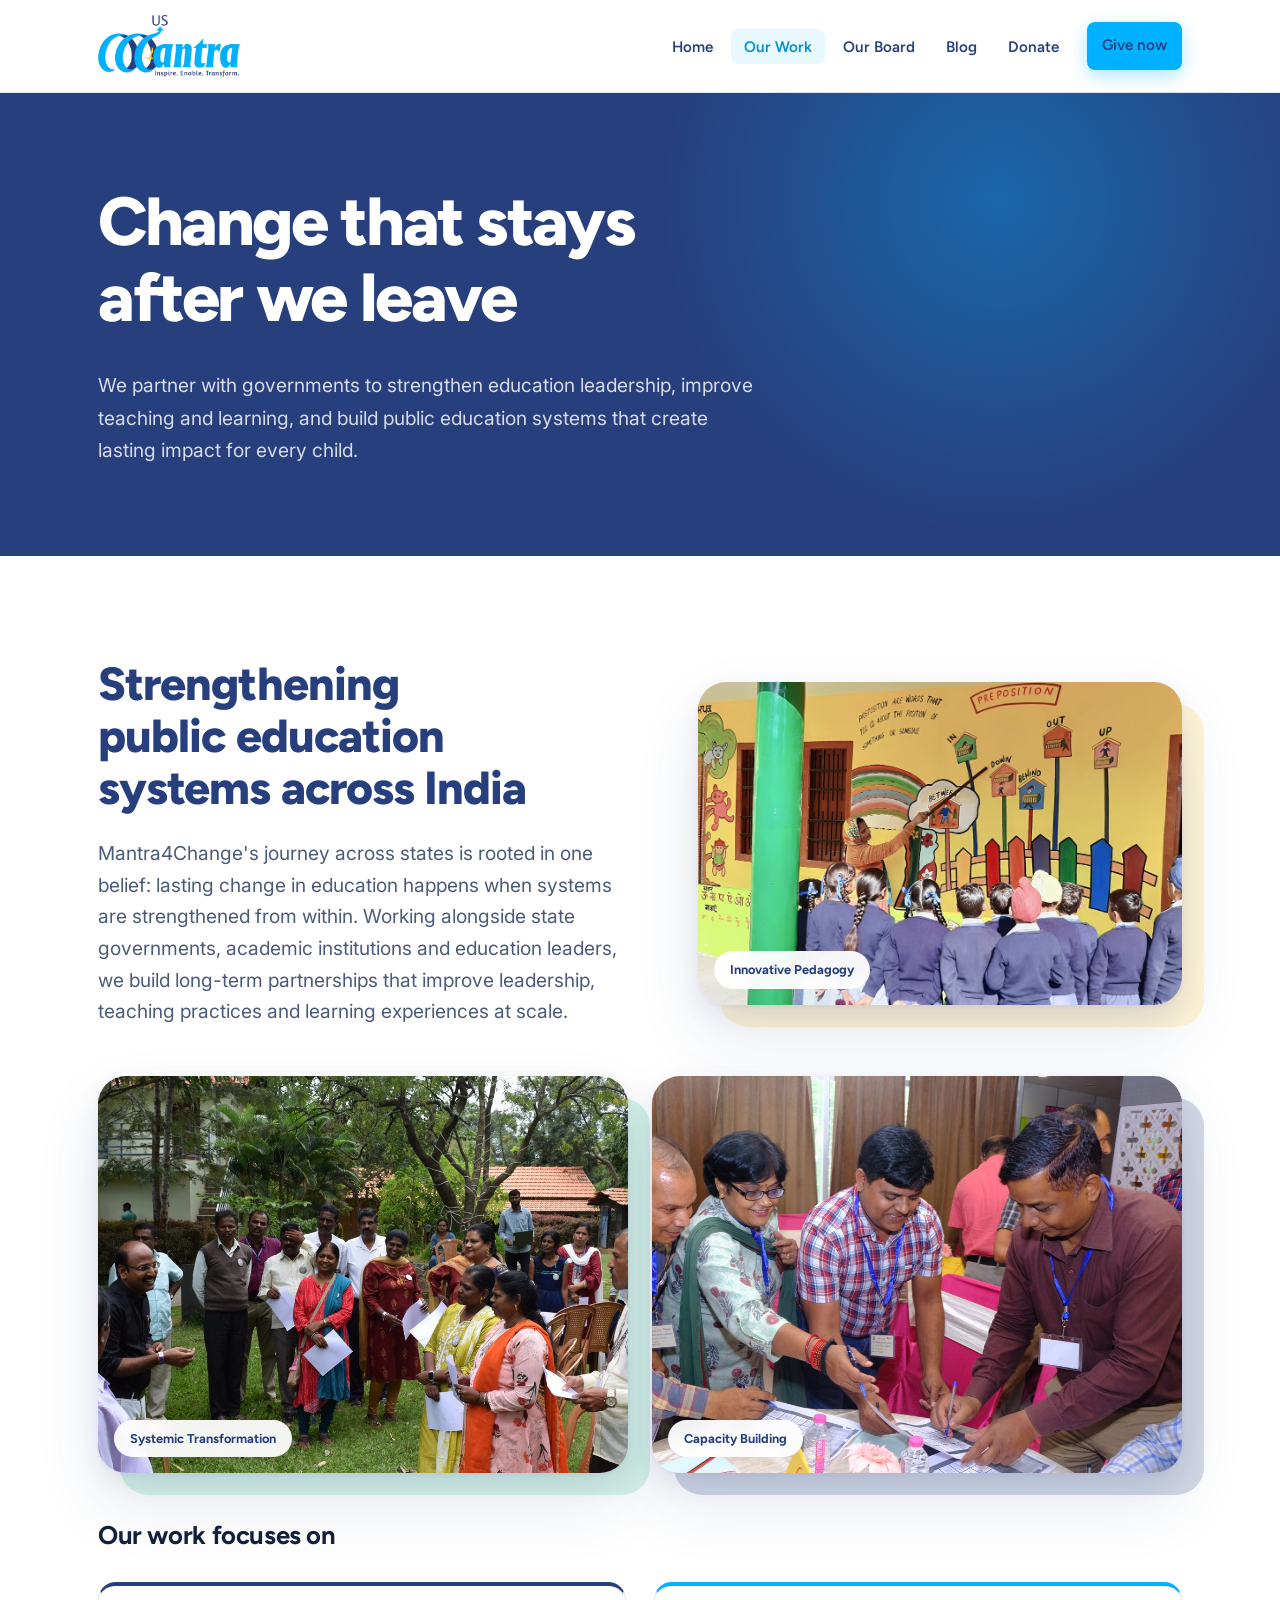
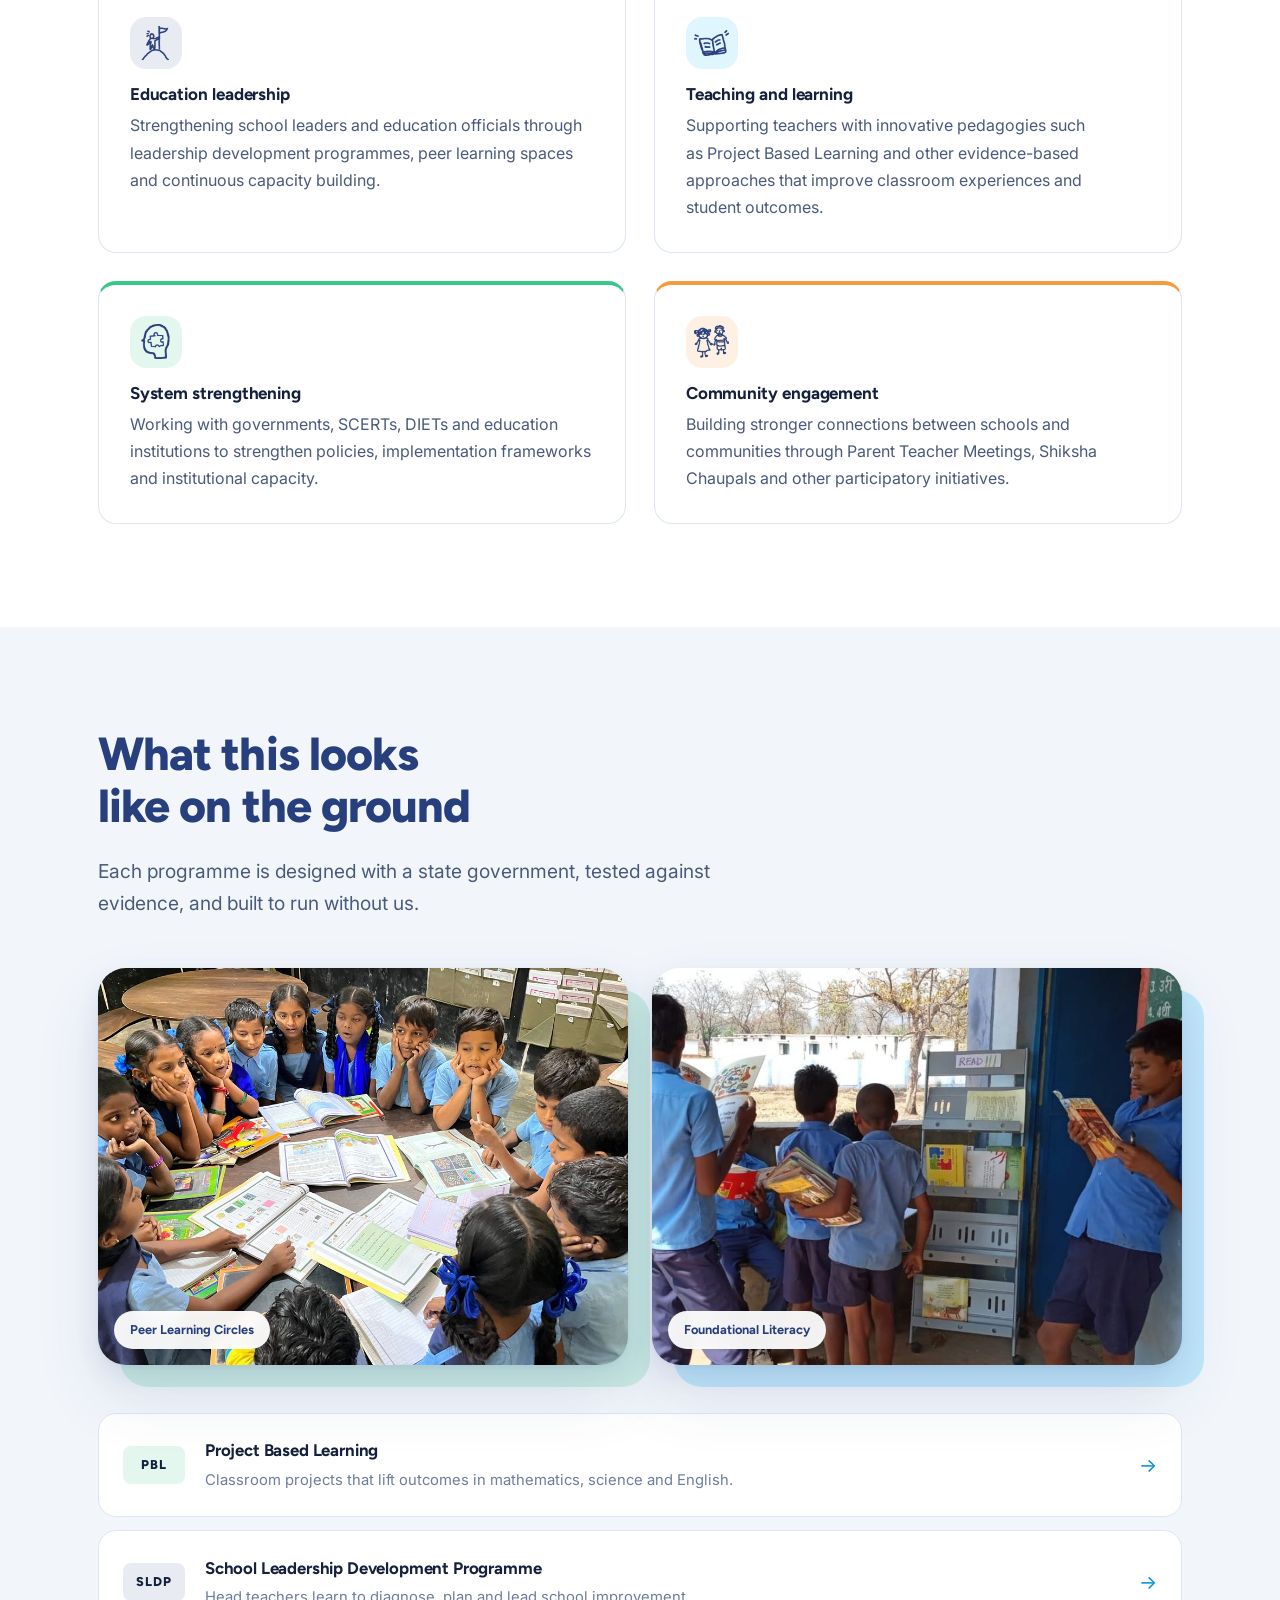
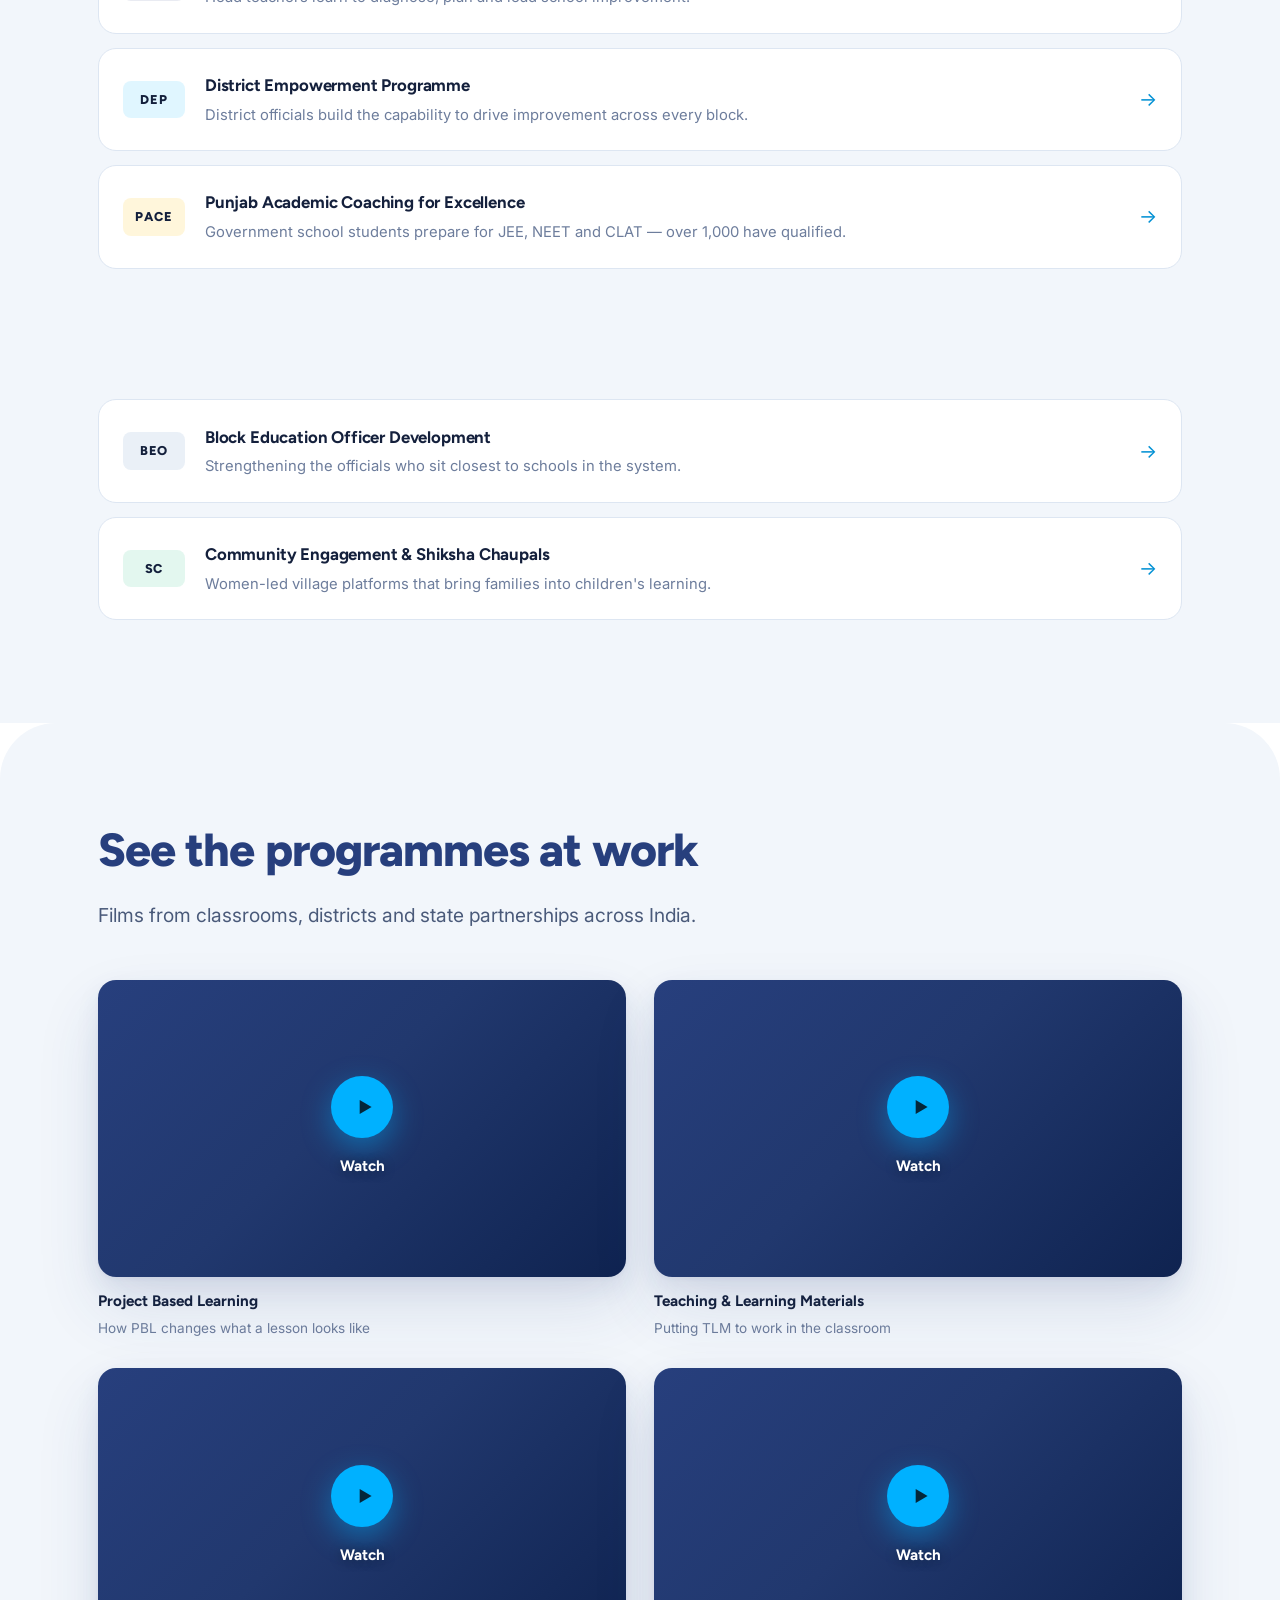
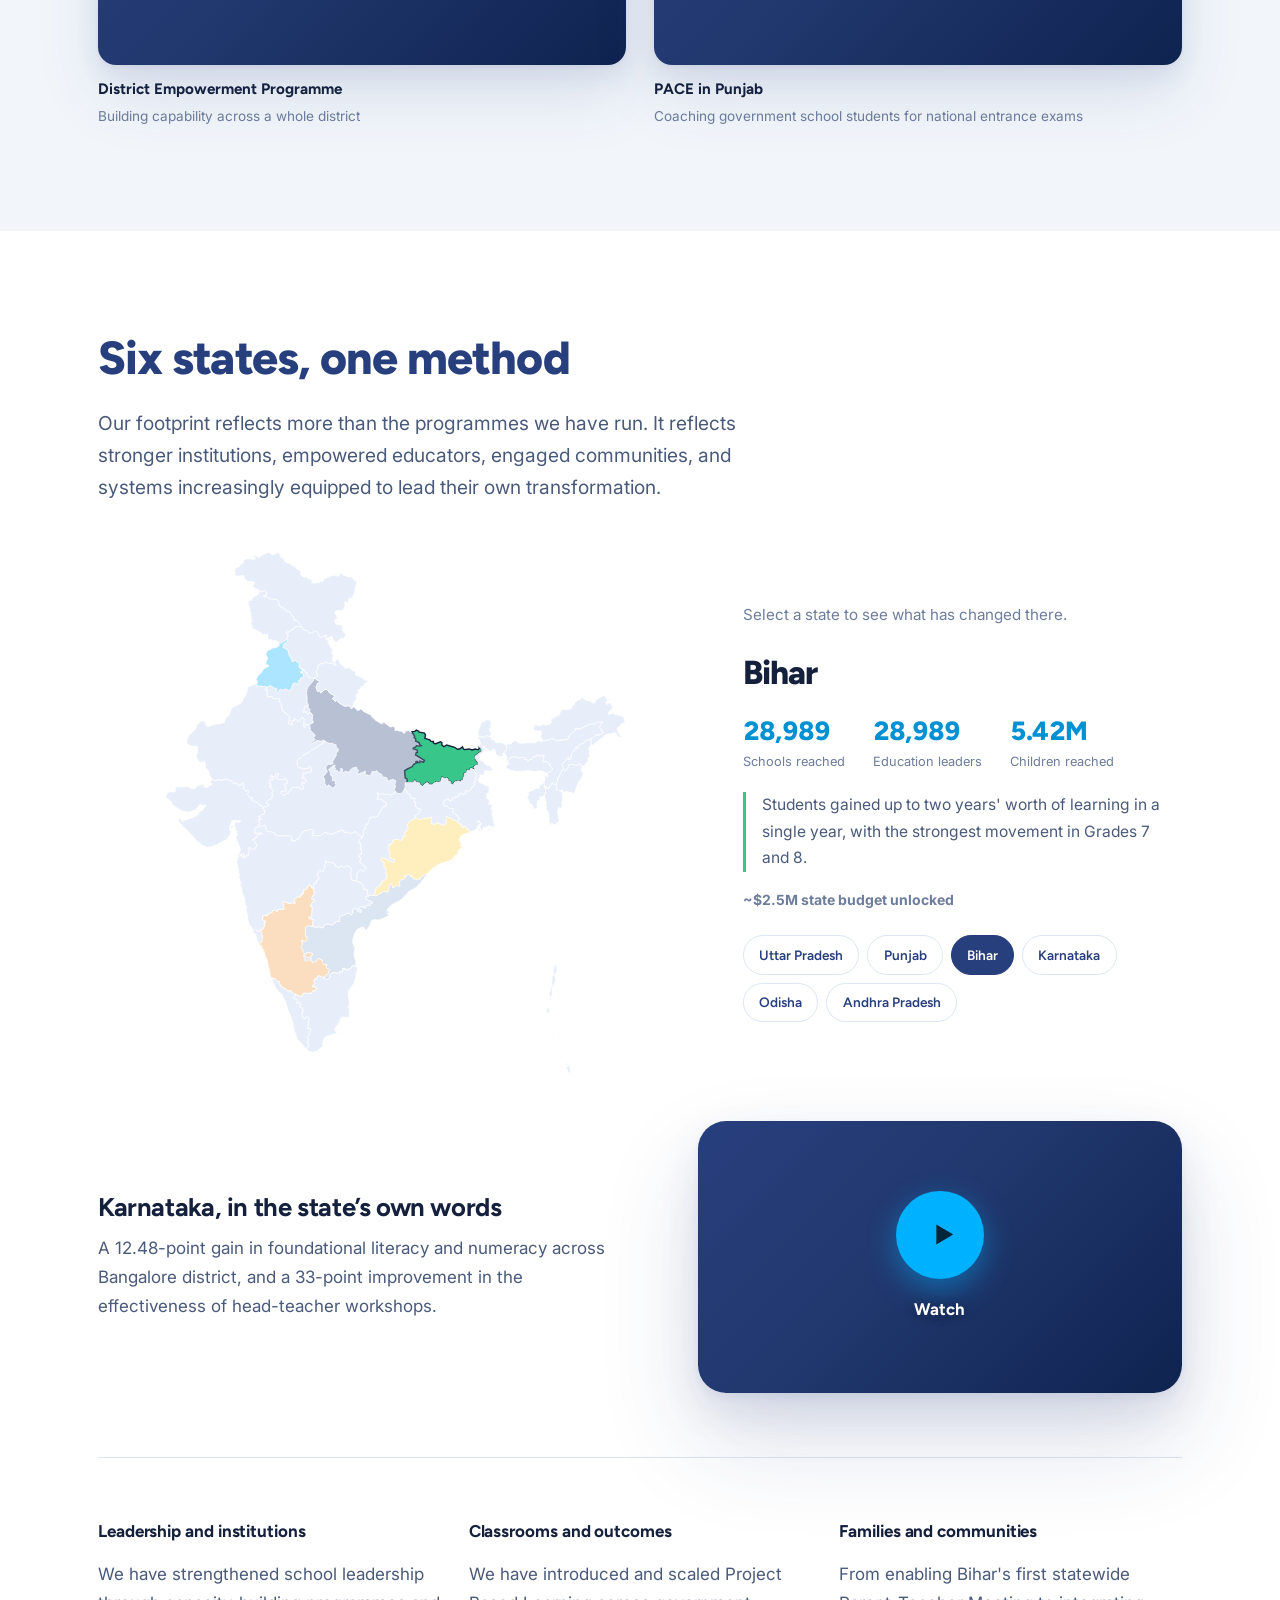
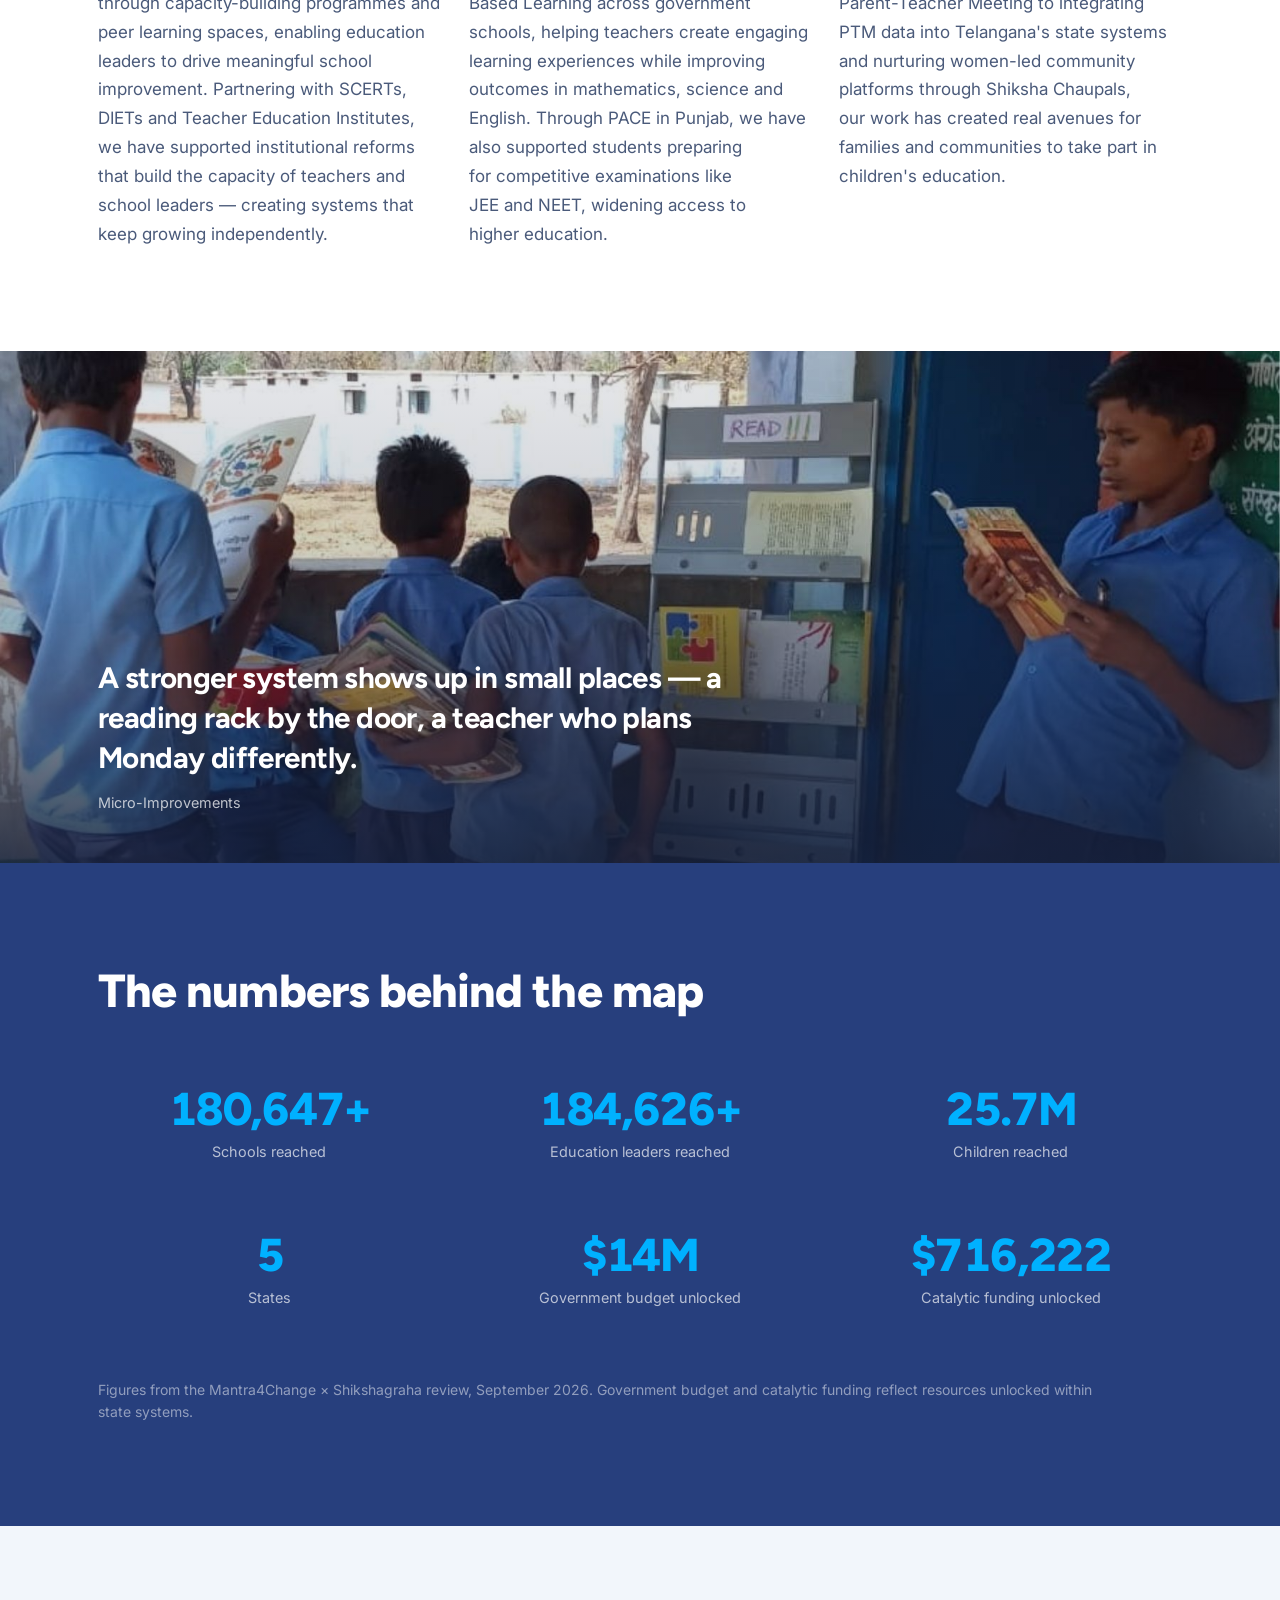
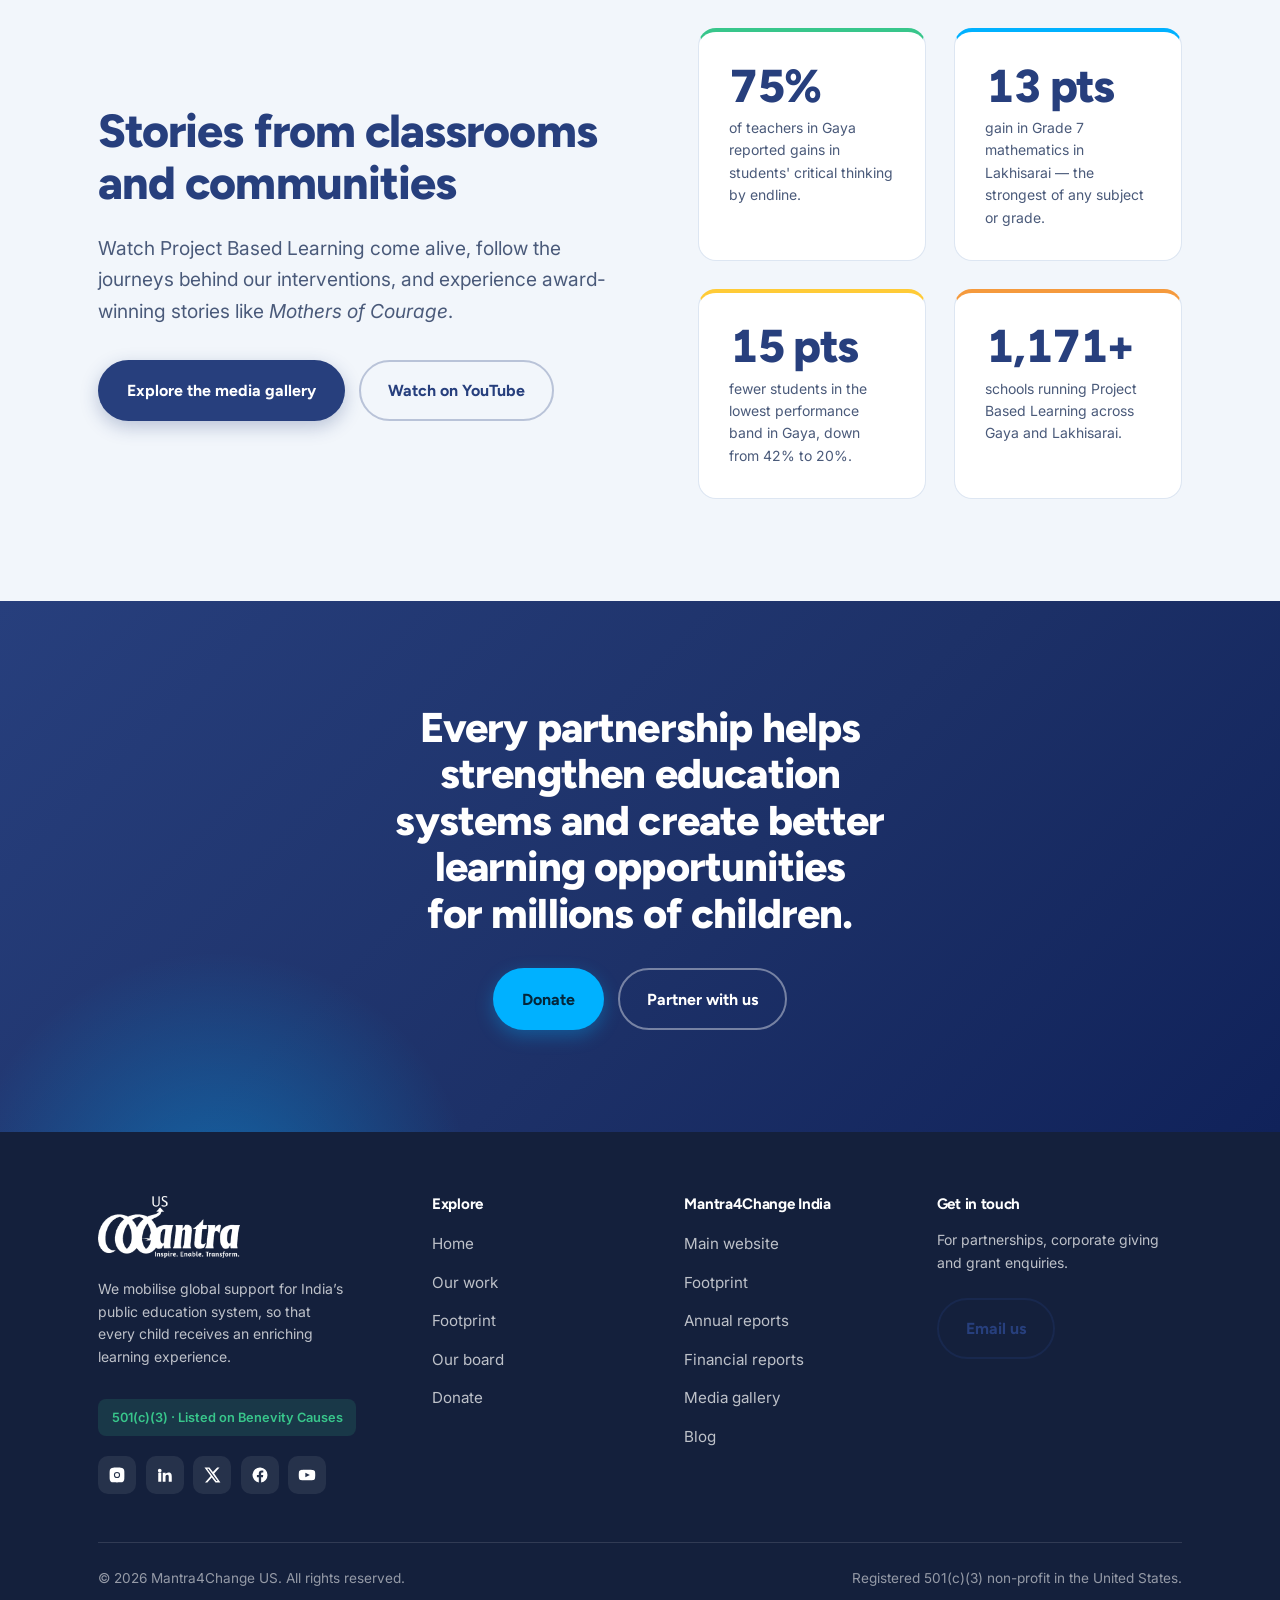
<file: our-work.html>
<!DOCTYPE html>
<html lang="en">
<head>
<meta charset="utf-8">
<meta name="viewport" content="width=device-width, initial-scale=1">
<title>Our Work — Mantra4Change US</title>
<meta name="description" content="We partner with state governments in India to strengthen education leadership, improve teaching and learning, and build public education systems that create lasting impact.">
<link rel="icon" href="assets/img/logo-mark.png">
<meta property="og:title" content="Our Work — Mantra4Change US">
<meta property="og:description" content="Six states, 227,000+ government schools, and a systems approach to school improvement in India.">
<meta property="og:type" content="website">
<link rel="preconnect" href="https://fonts.googleapis.com">
<link rel="preconnect" href="https://fonts.gstatic.com" crossorigin>
<link href="https://fonts.googleapis.com/css2?family=Figtree:wght@400;600;700;800&family=Inter:wght@400;500;600&display=swap" rel="stylesheet">
<link rel="stylesheet" href="assets/css/style.css">
</head>
<body>
<a class="skip" href="#main">Skip to content</a>

<header class="site-header">
  <div class="wrap">
    <nav class="nav" aria-label="Main">
      <a class="brand" href="/" aria-label="Mantra4Change US, home">
        <img class="brand__logo" src="assets/img/logo-full.png" alt="Mantra4Change US — Inspire. Enable. Transform.">
      </a>
      <button class="nav__toggle" type="button" aria-expanded="false" aria-controls="nav-links" aria-label="Open menu"><span></span></button>
      <ul class="nav__links" id="nav-links">
        <li><a href="/">Home</a></li>
        <li><a href="our-work" aria-current="page">Our Work</a></li>
        <li><a href="board">Our Board</a></li>
        <li><a href="https://www.mantra4change.org/blogs/" target="_blank" rel="noopener">Blog</a></li>
        <li><a href="donate">Donate</a></li>
        <li><a class="btn btn--primary nav__cta" href="https://www.every.org/mantra-4-change#/donate/card" target="_blank" rel="noopener">Give now</a></li>
      </ul>
    </nav>
  </div>
</header>

<main id="main">

<section class="pagehero on-dark">
  <div class="wrap" data-reveal>
    <h1 class="t-hero">Change that stays<br>after we leave</h1>
    <p class="pagehero__lede">We partner with governments to strengthen education leadership, improve teaching and learning, and build public education systems that create lasting impact for every child.</p>
  </div>
</section>

<!-- ========================================================== approach -->
<section class="band">
  <div class="wrap">
    <div class="split" data-reveal>
      <div>
        <h2 class="t-h2">Strengthening public education systems across India</h2>
      <p class="lede">Mantra4Change's journey across states is rooted in one belief: lasting change in education happens when systems are strengthened from within. Working alongside state governments, academic institutions and education leaders, we build long-term partnerships that improve leadership, teaching practices and learning experiences at scale.</p>
      </div>
      <div class="photo-wrap a-amber">
          <figure class="photo" style="--ar:3/2;margin:0">
            <img src="assets/img/classroom-teaching.jpg" alt="A teacher using a painted classroom wall to teach prepositions" loading="lazy">
            <figcaption class="photo__tag">Innovative Pedagogy</figcaption>
          </figure>
        </div>
    </div>

    <div class="photoduo mt-3" data-reveal>
      <div class="photo-wrap a-green">
          <figure class="photo" style="--ar:4/3;margin:0">
            <img src="assets/img/teacher-training.jpg" alt="Teachers and education officials in an outdoor training session" loading="lazy">
            <figcaption class="photo__tag">Systemic Transformation</figcaption>
          </figure>
        </div>
      <div class="photo-wrap a-navy">
          <figure class="photo" style="--ar:4/3;margin:0">
            <img src="assets/img/capacity-building.jpg" alt="Education officials working through materials at a capacity-building workshop" loading="lazy">
            <figcaption class="photo__tag">Capacity Building</figcaption>
          </figure>
        </div>
    </div>

    <h3 class="t-h3 mt-3" data-reveal>Our work focuses on</h3>
    <div class="grid grid-2 mt-2">
      <article class="card card--lift card--accent a-navy" data-reveal>
        <span class="ico" aria-hidden="true"><img src="assets/img/icons/flag-hill.png" alt=""></span>
        <h4 class="t-h4">Education leadership</h4>
        <p>Strengthening school leaders and education officials through leadership development programmes, peer learning spaces and continuous capacity building.</p>
      </article>
      <article class="card card--lift card--accent a-sky" data-reveal data-reveal-delay="80">
        <span class="ico" aria-hidden="true"><img src="assets/img/icons/book-open.png" alt=""></span>
        <h4 class="t-h4">Teaching and learning</h4>
        <p>Supporting teachers with innovative pedagogies such as Project Based Learning and other evidence-based approaches that improve classroom experiences and student outcomes.</p>
      </article>
      <article class="card card--lift card--accent a-green" data-reveal data-reveal-delay="160">
        <span class="ico" aria-hidden="true"><img src="assets/img/icons/head-puzzle.png" alt=""></span>
        <h4 class="t-h4">System strengthening</h4>
        <p>Working with governments, SCERTs, DIETs and education institutions to strengthen policies, implementation frameworks and institutional capacity.</p>
      </article>
      <article class="card card--lift card--accent a-orange" data-reveal data-reveal-delay="240">
        <span class="ico" aria-hidden="true"><img src="assets/img/icons/children.png" alt=""></span>
        <h4 class="t-h4">Community engagement</h4>
        <p>Building stronger connections between schools and communities through Parent Teacher Meetings, Shiksha Chaupals and other participatory initiatives.</p>
      </article>
    </div>
  </div>
</section>

<!-- ======================================================== programmes -->
<!-- TODO: confirm the "Learn more" destination for each programme on the India site.
     Only Project Based Learning and STEP have dedicated pages today; the rest point
     at the closest existing page as a placeholder. -->
<section class="band band--wash">
  <div class="wrap">
    <div class="measure" data-reveal>
      <h2 class="t-h2">What this looks like on the ground</h2>
      <p class="lede">Each programme is designed with a state government, tested against evidence, and built to run without us.</p>
    </div>

    <div class="photoduo mt-3" data-reveal>
      <div class="photo-wrap a-green">
          <figure class="photo" style="--ar:4/3;margin:0">
            <img src="assets/img/peer-learning.jpg" alt="Children working together around a table of books in a peer learning circle" loading="lazy">
            <figcaption class="photo__tag">Peer Learning Circles</figcaption>
          </figure>
        </div>
      <div class="photo-wrap a-sky">
          <figure class="photo" style="--ar:4/3;margin:0">
            <img src="assets/img/reading-corner.jpg" alt="Boys choosing books from a reading rack outside their classroom" loading="lazy">
            <figcaption class="photo__tag">Foundational Literacy</figcaption>
          </figure>
        </div>
    </div>

    <div class="grid mt-3" style="gap:.85rem">
      <a class="prog a-green" href="https://www.mantra4change.org/project-based-learning/" target="_blank" rel="noopener" data-reveal>
        <span class="prog__tag">PBL</span>
        <span><span class="prog__name">Project Based Learning</span><span class="prog__desc">Classroom projects that lift outcomes in mathematics, science and English.</span></span>
        <span class="prog__go" aria-hidden="true">&rarr;</span>
      </a>
      <a class="prog a-navy" href="https://www.mantra4change.org/steps/" target="_blank" rel="noopener" data-reveal data-reveal-delay="50">
        <span class="prog__tag">SLDP</span>
        <span><span class="prog__name">School Leadership Development Programme</span><span class="prog__desc">Head teachers learn to diagnose, plan and lead school improvement.</span></span>
        <span class="prog__go" aria-hidden="true">&rarr;</span>
      </a>
      <a class="prog a-sky" href="https://www.mantra4change.org/steps/" target="_blank" rel="noopener" data-reveal data-reveal-delay="100">
        <span class="prog__tag">DEP</span>
        <span><span class="prog__name">District Empowerment Programme</span><span class="prog__desc">District officials build the capability to drive improvement across every block.</span></span>
        <span class="prog__go" aria-hidden="true">&rarr;</span>
      </a>
      <a class="prog a-amber" href="https://www.mantra4change.org/footprint/" target="_blank" rel="noopener" data-reveal data-reveal-delay="150">
        <span class="prog__tag">PACE</span>
        <span><span class="prog__name">Punjab Academic Coaching for Excellence</span><span class="prog__desc">Government school students prepare for JEE, NEET and CLAT — over 1,000 have qualified.</span></span>
        <span class="prog__go" aria-hidden="true">&rarr;</span>
      </a>
      <a class="prog a-orange" href="https://www.mantra4change.org/school-improvements-package/" target="_blank" rel="noopener" data-reveal data-reveal-delay="200">
        <span class="prog__tag">MAI</span>
        <span><span class="prog__name">Morning Assembly Initiative</span><span class="prog__desc">Turning a daily ritual into fifteen minutes of real learning and student voice.</span></span>
        <span class="prog__go" aria-hidden="true">&rarr;</span>
      </a>
      <a class="prog a-steel" href="https://www.mantra4change.org/steps/" target="_blank" rel="noopener" data-reveal data-reveal-delay="250">
        <span class="prog__tag">BEO</span>
        <span><span class="prog__name">Block Education Officer Development</span><span class="prog__desc">Strengthening the officials who sit closest to schools in the system.</span></span>
        <span class="prog__go" aria-hidden="true">&rarr;</span>
      </a>
      <a class="prog a-green" href="https://www.mantra4change.org/shikshagraha/" target="_blank" rel="noopener" data-reveal data-reveal-delay="300">
        <span class="prog__tag">SC</span>
        <span><span class="prog__name">Community Engagement &amp; Shiksha Chaupals</span><span class="prog__desc">Women-led village platforms that bring families into children's learning.</span></span>
        <span class="prog__go" aria-hidden="true">&rarr;</span>
      </a>
    </div>
  </div>
</section>


<section class="band band--wash band--curve-top band--curve">
  <div class="wrap">
    <div class="measure" data-reveal>
      <h2 class="t-h2">See the programmes at work</h2>
      <p class="lede">Films from classrooms, districts and state partnerships across India.</p>
    </div>

    <div class="videogrid mt-3" data-reveal>
      <div>
      <figure class="video video--sm" data-yt="gqOj3JJt5Bs" data-title="Project Based Learning" style="margin:0">
        <button class="video__hit" type="button" aria-label="Play the video: Project Based Learning">
          <span class="video__play" aria-hidden="true"><svg viewBox="0 0 24 24" fill="currentColor"><path d="M8 5.5v13l11-6.5z"/></svg></span>
          <span class="video__label">Watch</span>
        </button>
      </figure>
      <span class="videocap">Project Based Learning<small>How PBL changes what a lesson looks like</small></span>
    </div>
      <div>
      <figure class="video video--sm" data-yt="eslIF5X0lUg" data-title="Teaching &amp; Learning Materials" style="margin:0">
        <button class="video__hit" type="button" aria-label="Play the video: Teaching &amp; Learning Materials">
          <span class="video__play" aria-hidden="true"><svg viewBox="0 0 24 24" fill="currentColor"><path d="M8 5.5v13l11-6.5z"/></svg></span>
          <span class="video__label">Watch</span>
        </button>
      </figure>
      <span class="videocap">Teaching &amp; Learning Materials<small>Putting TLM to work in the classroom</small></span>
    </div>
      <div>
      <figure class="video video--sm" data-yt="SQuw_wdqUHI" data-title="District Empowerment Programme" style="margin:0">
        <button class="video__hit" type="button" aria-label="Play the video: District Empowerment Programme">
          <span class="video__play" aria-hidden="true"><svg viewBox="0 0 24 24" fill="currentColor"><path d="M8 5.5v13l11-6.5z"/></svg></span>
          <span class="video__label">Watch</span>
        </button>
      </figure>
      <span class="videocap">District Empowerment Programme<small>Building capability across a whole district</small></span>
    </div>
      <div>
      <figure class="video video--sm" data-yt="Cmj6BmsfctI" data-title="PACE in Punjab" style="margin:0">
        <button class="video__hit" type="button" aria-label="Play the video: PACE in Punjab">
          <span class="video__play" aria-hidden="true"><svg viewBox="0 0 24 24" fill="currentColor"><path d="M8 5.5v13l11-6.5z"/></svg></span>
          <span class="video__label">Watch</span>
        </button>
      </figure>
      <span class="videocap">PACE in Punjab<small>Coaching government school students for national entrance exams</small></span>
    </div>
    </div>
  </div>
</section>

<!-- ========================================================= footprint -->
<section class="band" id="footprint">
  <div class="wrap">
    <div class="measure" data-reveal>
      <h2 class="t-h2">Six states, one method</h2>
      <p class="lede">Our footprint reflects more than the programmes we have run. It reflects stronger institutions, empowered educators, engaged communities, and systems increasingly equipped to lead their own transformation.</p>
    </div>

    <div class="mapblock mt-3" data-reveal>
      <div data-map data-interactive data-default="Bihar" data-animate></div>
      <div>
        <p class="mapinfo__hint">Select a state to see what has changed there.</p>
        <div class="mapinfo" data-mapinfo></div>
        <div class="statepills">
          <button class="statepill" type="button" data-statepill="Uttar Pradesh" aria-pressed="false">Uttar Pradesh</button>
          <button class="statepill" type="button" data-statepill="Punjab" aria-pressed="false">Punjab</button>
          <button class="statepill" type="button" data-statepill="Bihar" aria-pressed="false">Bihar</button>
          <button class="statepill" type="button" data-statepill="Karnataka" aria-pressed="false">Karnataka</button>
          <button class="statepill" type="button" data-statepill="Odisha" aria-pressed="false">Odisha</button>
          <button class="statepill" type="button" data-statepill="Andhra Pradesh" aria-pressed="false">Andhra Pradesh</button>
        </div>
      </div>
    </div>


    <div class="split mt-3" data-reveal>
      <div>
        <h3 class="t-h3">Karnataka, in the state&rsquo;s own words</h3>
        <p>A 12.48-point gain in foundational literacy and numeracy across Bangalore district, and a 33-point improvement in the effectiveness of head-teacher workshops.</p>
      </div>
      <figure class="video" data-yt="zz8amvKWZtI" data-title="Mantra4Change in Karnataka" style="margin:0">
        <button class="video__hit" type="button" aria-label="Play the video: Mantra4Change in Karnataka">
          <span class="video__play" aria-hidden="true"><svg viewBox="0 0 24 24" fill="currentColor"><path d="M8 5.5v13l11-6.5z"/></svg></span>
          <span class="video__label">Watch</span>
        </button>
      </figure>
    </div>

    <hr class="hr">

    <div class="grid grid-3" data-reveal>
      <div class="stack">
        <h3 class="t-h4">Leadership and institutions</h3>
        <p>We have strengthened school leadership through capacity-building programmes and peer learning spaces, enabling education leaders to drive meaningful school improvement. Partnering with SCERTs, DIETs and Teacher Education Institutes, we have supported institutional reforms that build the capacity of teachers and school leaders — creating systems that keep growing independently.</p>
      </div>
      <div class="stack">
        <h3 class="t-h4">Classrooms and outcomes</h3>
        <p>We have introduced and scaled Project Based Learning across government schools, helping teachers create engaging learning experiences while improving outcomes in mathematics, science and English. Through PACE in Punjab, we have also supported students preparing for competitive examinations like JEE and NEET, widening access to higher education.</p>
      </div>
      <div class="stack">
        <h3 class="t-h4">Families and communities</h3>
        <p>From enabling Bihar's first statewide Parent-Teacher Meeting to integrating PTM data into Telangana's state systems and nurturing women-led community platforms through Shiksha Chaupals, our work has created real avenues for families and communities to take part in children's education.</p>
      </div>
    </div>
  </div>
</section>

<section class="imgband">
  <img class="imgband__media" src="assets/img/break-reading.jpg" alt="Children reading books outside a classroom in a government school" loading="lazy">
  <div class="imgband__scrim">
    <div class="wrap imgband__inner">
      <p class="imgband__q">A stronger system shows up in small places &mdash; a reading rack by the door, a teacher who plans Monday differently.</p>
      <span class="imgband__cap">Micro-Improvements</span>
    </div>
  </div>
</section>

<!-- ============================================================ impact -->
<section class="band band--navy on-dark" id="impact">
  <div class="wrap">
    <div class="measure" data-reveal>
      <h2 class="t-h2">The numbers behind the map</h2>
    </div>
    <div class="grid grid-3 mt-3">
      <div class="metric" data-reveal><div class="metric__n tnum" data-count="227000" data-suffix="+">227,000+</div><div class="metric__l">Schools reached</div></div>
      <div class="metric" data-reveal data-reveal-delay="70"><div class="metric__n tnum" data-count="232000" data-suffix="+">232,000+</div><div class="metric__l">Education leaders reached</div></div>
      <div class="metric" data-reveal data-reveal-delay="140"><div class="metric__n tnum" data-count="32.3" data-decimals="1" data-suffix="M">32.3M</div><div class="metric__l">Children reached</div></div>
      <div class="metric" data-reveal data-reveal-delay="210"><div class="metric__n tnum" data-count="6">6</div><div class="metric__l">States</div></div>
      <div class="metric" data-reveal data-reveal-delay="280"><div class="metric__n tnum" data-count="17" data-prefix="$" data-suffix="M">$17M</div><div class="metric__l">Government budget unlocked</div></div>
      <div class="metric" data-reveal data-reveal-delay="350"><div class="metric__n tnum" data-count="900000" data-prefix="$">$900,000</div><div class="metric__l">Catalytic funding unlocked</div></div>
    </div>
    <p class="small mt-3" style="opacity:.6" data-reveal>Figures from the Mantra4Change &times; Shikshagraha review, September 2026. Government budget and catalytic funding reflect resources unlocked within state systems.</p>
  </div>
</section>

<!-- ============================================================= media -->
<section class="band band--wash">
  <div class="wrap split">
    <div data-reveal>
      <h2 class="t-h2">Stories from classrooms and communities</h2>
      <p class="lede">Watch Project Based Learning come alive, follow the journeys behind our interventions, and experience award-winning stories like <em>Mothers of Courage</em>.</p>
      <div class="btn-row mt-2">
        <a class="btn btn--navy" href="https://www.mantra4change.org/media-gallery/" target="_blank" rel="noopener">Explore the media gallery</a>
        <a class="btn btn--ghost" href="https://www.youtube.com/@Mantra4Change" target="_blank" rel="noopener">Watch on YouTube</a>
      </div>
    </div>
    <div class="grid grid-2" data-reveal data-reveal-delay="100">
      <div class="card a-green" style="border-top:4px solid var(--accent)">
        <div class="metric__n tnum" style="color:var(--navy)" data-count="94" data-suffix="%">94%</div>
        <p class="small" style="margin-top:.5rem">of teachers in Gaya reported gains in students' critical thinking by endline.</p>
      </div>
      <div class="card a-sky" style="border-top:4px solid var(--accent)">
        <div class="metric__n tnum" style="color:var(--navy)" data-count="16" data-suffix=" pts">16 pts</div>
        <p class="small" style="margin-top:.5rem">gain in Grade 7 mathematics in Lakhisarai — the strongest of any subject or grade.</p>
      </div>
      <div class="card a-amber" style="border-top:4px solid var(--accent)">
        <div class="metric__n tnum" style="color:var(--navy)" data-count="22" data-suffix=" pts">22 pts</div>
        <p class="small" style="margin-top:.5rem">fewer students in the lowest performance band in Gaya, down from 42% to 20%.</p>
      </div>
      <div class="card a-orange" style="border-top:4px solid var(--accent)">
        <div class="metric__n tnum" style="color:var(--navy)" data-count="1700" data-suffix="+">1,700+</div>
        <p class="small" style="margin-top:.5rem">schools running Project Based Learning across Gaya and Lakhisarai.</p>
      </div>
    </div>
  </div>
</section>

<section class="band cta on-dark">
  <div class="wrap center">
    <h2 class="cta__title center" data-reveal>Every partnership helps strengthen education systems and create better learning opportunities for millions of children.</h2>
    <div class="btn-row mt-2" style="justify-content:center" data-reveal>
      <a class="btn btn--primary" href="https://www.every.org/mantra-4-change#/donate/card" target="_blank" rel="noopener">Donate</a>
      <a class="btn btn--ghost" href="donate#partner">Partner with us</a>
    </div>
  </div>
</section>

</main>

<footer class="site-footer">
  <div class="wrap">
    <div class="footer__top">
      <div>
        <img class="brand__logo" src="assets/img/logo-full.png" alt="Mantra4Change US" style="margin-bottom:1.25rem;filter:brightness(0) invert(1)">
        <p class="small">We mobilise global support for India&rsquo;s public education system, so that every child receives an enriching learning experience.</p>
        <span class="badge501">501(c)(3) &middot; Listed on Benevity Causes</span>
        <div class="social">
          <a href="https://www.instagram.com/mantra4changeus/" target="_blank" rel="noopener" aria-label="Instagram"><svg viewBox="0 0 24 24" fill="currentColor"><path d="M12 2.16c3.2 0 3.58.01 4.85.07 3.25.15 4.77 1.69 4.92 4.92.06 1.27.07 1.65.07 4.85s-.01 3.58-.07 4.85c-.15 3.23-1.66 4.77-4.92 4.92-1.27.06-1.65.07-4.85.07s-3.58-.01-4.85-.07c-3.26-.15-4.77-1.7-4.92-4.92-.06-1.27-.07-1.65-.07-4.85s.01-3.58.07-4.85C2.38 3.92 3.89 2.38 7.15 2.23 8.42 2.17 8.8 2.16 12 2.16zm0 5.68a4.16 4.16 0 1 0 0 8.32 4.16 4.16 0 0 0 0-8.32zm0 6.86a2.7 2.7 0 1 1 0-5.4 2.7 2.7 0 0 1 0 5.4zm5.34-7.03a.97.97 0 1 1-1.94 0 .97.97 0 0 1 1.94 0z"/></svg></a>
          <a href="https://www.linkedin.com/company/mantra4change-us/" target="_blank" rel="noopener" aria-label="LinkedIn"><svg viewBox="0 0 24 24" fill="currentColor"><path d="M4.98 3.5a2.5 2.5 0 1 1 0 5 2.5 2.5 0 0 1 0-5zM3 9h4v12H3zM9 9h3.8v1.7h.05c.53-1 1.83-2.05 3.77-2.05C20.4 8.65 21 11.1 21 14.3V21h-4v-6c0-1.43-.03-3.27-2-3.27-2 0-2.3 1.56-2.3 3.17V21H9z"/></svg></a>
          <a href="https://twitter.com/m4c_us" target="_blank" rel="noopener" aria-label="X"><svg viewBox="0 0 24 24" fill="currentColor"><path d="M18.9 2H22l-7.1 8.1L23.2 22h-6.5l-5.1-6.7L5.8 22H2.7l7.6-8.7L2 2h6.6l4.6 6.1zm-1.1 18h1.7L7.3 3.8H5.5z"/></svg></a>
          <a href="https://www.facebook.com/mantra4changeus" target="_blank" rel="noopener" aria-label="Facebook"><svg viewBox="0 0 24 24" fill="currentColor"><path d="M22 12a10 10 0 1 0-11.6 9.9v-7H7.9V12h2.5V9.8c0-2.5 1.5-3.9 3.8-3.9 1.1 0 2.2.2 2.2.2v2.5h-1.3c-1.2 0-1.6.8-1.6 1.6V12h2.8l-.4 2.9h-2.4v7A10 10 0 0 0 22 12z"/></svg></a>
          <a href="https://www.youtube.com/@Mantra4Change" target="_blank" rel="noopener" aria-label="YouTube"><svg viewBox="0 0 24 24" fill="currentColor"><path d="M23 12s0-3.2-.4-4.7a2.5 2.5 0 0 0-1.8-1.8C19.3 5 12 5 12 5s-7.3 0-8.8.5A2.5 2.5 0 0 0 1.4 7.3C1 8.8 1 12 1 12s0 3.2.4 4.7a2.5 2.5 0 0 0 1.8 1.8C4.7 19 12 19 12 19s7.3 0 8.8-.5a2.5 2.5 0 0 0 1.8-1.8C23 15.2 23 12 23 12zM9.8 15.1V8.9l6 3.1z"/></svg></a>
        </div>
      </div>
      <div>
        <h2 class="footer__h">Explore</h2>
        <ul class="footer__list">
          <li><a href="/">Home</a></li>
          <li><a href="our-work">Our work</a></li>
          <li><a href="our-work#footprint">Footprint</a></li>
          <li><a href="board">Our board</a></li>
          <li><a href="donate">Donate</a></li>
        </ul>
      </div>
      <div>
        <h2 class="footer__h">Mantra4Change India</h2>
        <ul class="footer__list">
          <li><a href="https://www.mantra4change.org/" target="_blank" rel="noopener">Main website</a></li>
          <li><a href="https://www.mantra4change.org/footprint/" target="_blank" rel="noopener">Footprint</a></li>
          <li><a href="https://www.mantra4change.org/annual-report/" target="_blank" rel="noopener">Annual reports</a></li>
          <li><a href="https://www.mantra4change.org/financial-report/" target="_blank" rel="noopener">Financial reports</a></li>
          <li><a href="https://www.mantra4change.org/media-gallery/" target="_blank" rel="noopener">Media gallery</a></li>
          <li><a href="https://www.mantra4change.org/blogs/" target="_blank" rel="noopener">Blog</a></li>
        </ul>
      </div>
      <div>
        <h2 class="footer__h">Get in touch</h2>
        <p class="small">For partnerships, corporate giving and grant enquiries.</p>
        <a class="btn btn--ghost" href="mailto:info@mantra4changeus.org" style="margin-top:.5rem">Email us</a>
      </div>
    </div>
    <div class="footer__bar">
      <span>&copy; <span data-year>2026</span> Mantra4Change US. All rights reserved.</span>
      <span>Registered 501(c)(3) non-profit in the United States.</span>
    </div>
  </div>
</footer>

<script src="assets/js/data.js"></script>
<script src="assets/js/site.js"></script>
</body>
</html>
</file>
<file: assets/css/style.css>
/* ==========================================================================
   Mantra4Change US — design system
   Palette is taken verbatim from the Mantra4Change brandbook.
   Primary blues appear on every page; secondaries are accents only.
   ========================================================================== */

:root {
  /* Brand — primary */
  --navy:       #273f7d;
  --sky:        #00b1ff;

  /* Brand — secondary */
  --green:      #38c68b;
  --amber:      #ffcb37;
  --orange:     #f59a3d;
  --mist:       #c1ebf4;
  --steel:      #95b3d7;

  /* Derived neutrals (blue-tinted, never grey) */
  --ink:        #14203c;
  --navy-deep:  #1b2c58;
  --sky-deep:   #0090d4;
  --body:       #4a5a7a;
  --muted:      #6d7d9c;
  --line:       #dde6f2;
  --wash:       #f2f6fb;
  --wash-2:     #e7eefa;
  --paper:      #ffffff;

  /* Type */
  --display: "Figtree", ui-sans-serif, system-ui, sans-serif;
  --text:    "Inter", ui-sans-serif, system-ui, sans-serif;

  /* Space + shape */
  --gutter: clamp(1.25rem, 4vw, 3rem);
  --maxw:   1180px;
  --r-sm:   10px;
  --r:      18px;
  --r-lg:   28px;
  --shadow:    0 1px 2px rgba(39,63,125,.04), 0 4px 10px rgba(39,63,125,.05), 0 12px 28px rgba(39,63,125,.06);
  --shadow-lg: 0 2px 4px rgba(39,63,125,.04), 0 10px 24px rgba(39,63,125,.08), 0 30px 64px rgba(39,63,125,.12);
  --shadow-xl: 0 4px 8px rgba(39,63,125,.05), 0 18px 40px rgba(39,63,125,.10), 0 48px 100px rgba(39,63,125,.16);
  --ring:   0 0 0 3px rgba(0,177,255,.35);
}

/* ---------- reset ---------- */
*, *::before, *::after { box-sizing: border-box; }
html { -webkit-text-size-adjust: 100%; scroll-behavior: smooth; scroll-padding-top: 108px; }
body {
  margin: 0;
  font-family: var(--text);
  font-size: 1.0625rem;
  line-height: 1.7;
  color: var(--body);
  background: var(--paper);
  -webkit-font-smoothing: antialiased;
}
img, svg { display: block; max-width: 100%; }
a { color: var(--navy); text-decoration-color: rgba(39,63,125,.3); text-underline-offset: 3px; }
a:hover { text-decoration-color: currentColor; }
button { font: inherit; }
:focus-visible { outline: none; box-shadow: var(--ring); border-radius: 6px; }

h1, h2, h3, h4 {
  font-family: var(--display);
  color: var(--ink);
  line-height: 1.12;
  letter-spacing: -0.02em;
  margin: 0 0 .5em;
  text-wrap: balance;
}
/* the biggest headings on every page carry the brand navy rather than near-black ink */
h1, h2 { color: var(--navy); }
p { margin: 0 0 1.1em; text-wrap: pretty; }
p:last-child { margin-bottom: 0; }

/* ---------- type scale ---------- */
.t-hero  { font-size: clamp(2.5rem, 5.6vw, 4.25rem); font-weight: 800; letter-spacing: -0.035em; }
.t-h2    { font-size: clamp(2rem, 3.8vw, 2.9rem);    font-weight: 800; }
.t-h3    { font-size: clamp(1.3rem, 2vw, 1.6rem);    font-weight: 700; letter-spacing: -0.015em; }
.t-h4    { font-size: 1.0625rem; font-weight: 700; letter-spacing: -0.005em; }
.lede    { font-size: clamp(1.075rem, 1.5vw, 1.25rem); line-height: 1.65; color: var(--body); }
.small   { font-size: .875rem; line-height: 1.6; }
.tnum    { font-variant-numeric: tabular-nums; }

/* Eyebrow: a section label, always tied to a real section name */
.eyebrow {
  display: inline-flex; align-items: center; gap: .55rem;
  font-family: var(--display);
  font-size: .75rem; font-weight: 700;
  letter-spacing: .14em; text-transform: uppercase;
  color: var(--sky-deep);
  margin: 0 0 1rem;
}
.eyebrow::before {
  content: ""; width: 26px; height: 3px; border-radius: 2px;
  background: var(--sky); flex: none;
}
.on-dark .eyebrow { color: var(--mist); }
.on-dark .eyebrow::before { background: var(--sky); }

/* ---------- layout ---------- */
.wrap { width: 100%; max-width: var(--maxw); margin-inline: auto; padding-inline: var(--gutter); }
.band { padding-block: clamp(4rem, 8vw, 7rem); }
.band--tight { padding-block: clamp(3rem, 5vw, 4.5rem); }
.band--wash { background: var(--wash); }
.band--navy { background: var(--navy); }
.band--ink  { background: var(--ink); }

.on-dark, .on-dark p, .on-dark li { color: rgba(255,255,255,.82); }
.on-dark h1, .on-dark h2, .on-dark h3, .on-dark h4 { color: #fff; }

.stack > * + * { margin-top: 1.1em; }
.measure { max-width: 62ch; }
.center { text-align: center; margin-inline: auto; }

.grid { display: grid; gap: clamp(1rem, 2.2vw, 1.75rem); }
.grid-2 { grid-template-columns: repeat(2, minmax(0,1fr)); }
.grid-3 { grid-template-columns: repeat(3, minmax(0,1fr)); }
.grid-4 { grid-template-columns: repeat(4, minmax(0,1fr)); }
@media (max-width: 900px) { .grid-3, .grid-4 { grid-template-columns: repeat(2, minmax(0,1fr)); } }
@media (max-width: 600px) { .grid-2, .grid-3, .grid-4 { grid-template-columns: 1fr; } }

.split {
  display: grid; gap: clamp(2rem, 5vw, 4.5rem);
  grid-template-columns: 1.05fr .95fr; align-items: center;
}
@media (max-width: 900px) { .split { grid-template-columns: 1fr; } }

/* ---------- buttons ---------- */
.btn {
  display: inline-flex; align-items: center; justify-content: center; gap: .5rem;
  font-family: var(--display); font-weight: 700; font-size: 1rem;
  padding: .95rem 1.7rem; border-radius: 100px;
  border: 2px solid transparent; cursor: pointer;
  text-decoration: none; white-space: nowrap;
  transition: transform .18s ease, box-shadow .18s ease, background-color .18s ease, color .18s ease, border-color .18s ease;
}
.btn:hover { transform: translateY(-2px); }
.btn--primary { background: var(--sky); color: #04263a; box-shadow: 0 6px 18px rgba(0,177,255,.32); }
.btn--primary:hover { background: #24bcff; box-shadow: 0 10px 26px rgba(0,177,255,.42); }
.btn--navy { background: var(--navy); color: #fff; box-shadow: 0 6px 18px rgba(39,63,125,.28); }
.btn--navy:hover { background: var(--navy-deep); }
.btn--sg { background: #562d90; color: #fff; box-shadow: 0 6px 18px rgba(86,45,144,.32); }
.btn--sg:hover { background: #48257a; }
.btn--ghost { background: transparent; color: var(--navy); border-color: rgba(39,63,125,.28); }
.btn--ghost:hover { border-color: var(--navy); background: rgba(39,63,125,.05); }
.on-dark .btn--ghost { color: #fff; border-color: rgba(255,255,255,.4); }
.on-dark .btn--ghost:hover { border-color: #fff; background: rgba(255,255,255,.1); }
.btn-row { display: flex; flex-wrap: wrap; gap: .85rem; }

/* ---------- header ---------- */
.site-header {
  position: sticky; top: 0; z-index: 60;
  background: rgba(255,255,255,.92);
  backdrop-filter: saturate(180%) blur(14px);
  border-bottom: 1px solid var(--line);
}
.nav { display: flex; align-items: center; gap: 1.5rem; height: 92px; }
.brand { display: flex; align-items: center; gap: .7rem; text-decoration: none; margin-right: auto; }
.brand__mark { width: 40px; height: 40px; flex: none; border-radius: 10px; }
.brand__name {
  font-family: var(--display); font-weight: 800; font-size: 1.0625rem;
  color: var(--ink); letter-spacing: -.02em; line-height: 1.15;
}
.brand__name span { display: block; font-size: .68rem; font-weight: 700; letter-spacing: .16em; color: var(--sky-deep); }

.nav__links { display: flex; align-items: center; gap: .35rem; list-style: none; margin: 0; padding: 0; }
.nav__links a {
  font-family: var(--display); font-weight: 600; font-size: .95rem;
  color: var(--navy); text-decoration: none;
  padding: .55rem .8rem; border-radius: 8px;
  transition: background-color .15s ease, color .15s ease;
}
.nav__links a:hover { background: var(--wash-2); }
.nav__links a[aria-current="page"] { color: var(--sky-deep); background: rgba(0,177,255,.09); }
.nav__cta { margin-left: .6rem; padding: .65rem 1.35rem; font-size: .95rem; }

.nav__toggle {
  display: none; width: 44px; height: 44px; border: 1px solid var(--line);
  background: #fff; border-radius: 10px; cursor: pointer; padding: 0;
  align-items: center; justify-content: center;
}
.nav__toggle span, .nav__toggle span::before, .nav__toggle span::after {
  content: ""; display: block; width: 20px; height: 2px; border-radius: 2px;
  background: var(--navy); transition: transform .22s ease, opacity .18s ease;
}
.nav__toggle span::before { position: relative; top: -6px; }
.nav__toggle span::after  { position: relative; top: 4px; }
.nav__toggle[aria-expanded="true"] span { background: transparent; }
.nav__toggle[aria-expanded="true"] span::before { transform: translateY(6px) rotate(45deg); }
.nav__toggle[aria-expanded="true"] span::after  { transform: translateY(-4px) rotate(-45deg); }

@media (max-width: 940px) {
  .nav__toggle { display: inline-flex; }
  .nav__links {
    position: fixed; inset: 92px 0 auto 0;
    flex-direction: column; align-items: stretch; gap: .15rem;
    background: #fff; border-bottom: 1px solid var(--line);
    padding: 1rem var(--gutter) 1.5rem;
    box-shadow: var(--shadow-lg);
    transform: translateY(-8px); opacity: 0; pointer-events: none;
    transition: opacity .2s ease, transform .2s ease;
  }
  .nav__links[data-open="true"] { transform: none; opacity: 1; pointer-events: auto; }
  .nav__links a { padding: .8rem .6rem; font-size: 1.05rem; }
  .nav__cta { margin: .6rem 0 0; }
}

/* ---------- hero ---------- */
.hero { position: relative; overflow: hidden; background: var(--paper); }
.hero::before {
  content: ""; position: absolute; inset: -30% -10% auto -25%; height: 130%;
  background:
    radial-gradient(46% 42% at 22% 18%, rgba(0,177,255,.14), transparent 68%),
    radial-gradient(38% 40% at 78% 8%,  rgba(56,198,139,.11), transparent 66%),
    radial-gradient(50% 50% at 62% 92%, rgba(193,235,244,.4), transparent 70%);
  pointer-events: none;
}
.hero .wrap { position: relative; }
.hero__inner { padding-block: clamp(3rem, 6vw, 5.5rem); }
.hero__title { margin-bottom: .55em; }
.hero__title em { font-style: normal; color: var(--sky-deep); }
.hero__lede { max-width: 34ch; margin-bottom: 2rem; }

/* subhero strip of quick facts */
.factstrip {
  display: flex; flex-wrap: wrap; gap: 0;
  border-top: 1px solid var(--line);
  margin-top: clamp(2.5rem, 5vw, 4rem);
}
.factstrip__item { flex: 1 1 190px; padding: 1.5rem 1.5rem 1.5rem 0; }
.factstrip__item + .factstrip__item { border-left: 1px solid var(--line); padding-left: 1.5rem; }
.factstrip__n {
  font-family: var(--display); font-size: clamp(1.9rem, 3vw, 2.5rem);
  font-weight: 800; color: var(--navy); letter-spacing: -.03em; line-height: 1;
}
.factstrip__l { font-size: .875rem; color: var(--muted); margin-top: .45rem; }
@media (max-width: 620px) {
  .factstrip__item, .factstrip__item + .factstrip__item { padding: 1.1rem 0; border-left: 0; }
  .factstrip__item + .factstrip__item { border-top: 1px solid var(--line); }
}

/* page hero for interior pages */
.pagehero { background: var(--navy); position: relative; overflow: hidden; }
.pagehero::after {
  content: ""; position: absolute; right: -8%; top: -60%; width: 60%; aspect-ratio: 1;
  background: radial-gradient(circle, rgba(0,177,255,.35), transparent 62%);
  pointer-events: none;
}
.pagehero .wrap { position: relative; padding-block: clamp(3.5rem, 7vw, 6rem); }
.pagehero__lede { max-width: 56ch; font-size: clamp(1.075rem, 1.5vw, 1.25rem); }

/* ---------- cards ---------- */
.card {
  background: var(--paper); border: 1px solid var(--line);
  border-radius: var(--r); padding: clamp(1.5rem, 2.4vw, 2rem);
  font-size: 1rem;                 /* set here, not on `.card p`, so `.small` can still win */
  text-decoration: none;           /* cards are sometimes anchors */
  transition: transform .22s ease, box-shadow .22s ease, border-color .22s ease;
}
.card--lift:hover { transform: translateY(-5px); box-shadow: var(--shadow-lg); border-color: transparent; }
.card__icon {
  width: 46px; height: 46px; border-radius: 13px; margin-bottom: 1.1rem;
  display: grid; place-items: center;
  background: var(--wash-2); color: var(--navy);
}
.card__icon svg { width: 23px; height: 23px; }
.card p { color: var(--body); }

/* accent variants — secondary colours used as accents only */
.a-sky    { --accent: var(--sky);    --accent-soft: rgba(0,177,255,.12); }
.a-green  { --accent: var(--green);  --accent-soft: rgba(56,198,139,.14); }
.a-amber  { --accent: var(--amber);  --accent-soft: rgba(255,203,55,.18); }
.a-orange { --accent: var(--orange); --accent-soft: rgba(245,154,61,.15); }
.a-navy   { --accent: var(--navy);   --accent-soft: rgba(39,63,125,.10); }
.a-steel  { --accent: var(--steel);  --accent-soft: rgba(149,179,215,.20); }
.card--accent { border-top: 4px solid var(--accent, var(--sky)); }
.card--accent .card__icon { background: var(--accent-soft, var(--wash-2)); color: var(--ink); }

/* ---------- challenge stats ---------- */
.stat {
  background: var(--paper); border: 1px solid var(--line); border-radius: var(--r);
  padding: clamp(1.5rem, 2.4vw, 2rem); position: relative; overflow: hidden;
}
.stat::before {
  content: ""; position: absolute; inset: auto auto 0 0; width: 100%; height: 4px;
  background: var(--accent, var(--sky));
}
.stat__n {
  font-family: var(--display); font-weight: 800; letter-spacing: -.035em;
  font-size: clamp(2.4rem, 4.6vw, 3.4rem); line-height: 1; color: var(--ink);
}
.stat__l { font-family: var(--display); font-weight: 700; color: var(--navy); margin-top: .5rem; }
.stat__src { font-size: .8125rem; color: var(--muted); margin-top: .5rem; }

/* compact metric tiles (impact rows) */
.metric { text-align: center; padding: 1.25rem .75rem; }
.metric__n {
  font-family: var(--display); font-weight: 800; letter-spacing: -.035em;
  font-size: clamp(2.1rem, 3.6vw, 3rem); line-height: 1; color: var(--sky);
}
.on-light .metric__n { color: var(--navy); }
.metric__l { font-size: .9rem; margin-top: .5rem; color: inherit; opacity: .82; }

/* ---------- the Inspire / Enable / Transform ladder ---------- */
/* A real sequence, so the numbering carries meaning. */
.ladder { display: grid; gap: 0; counter-reset: step; }
.ladder__step {
  display: grid; grid-template-columns: auto 1fr; gap: clamp(1rem, 2.5vw, 2rem);
  padding: clamp(1.5rem, 3vw, 2.25rem) 0;
  border-top: 1px solid var(--line);
}
.ladder__step:last-child { border-bottom: 1px solid var(--line); }
.ladder__mark {
  font-family: var(--display); font-weight: 800; font-size: clamp(1.5rem, 3vw, 2.1rem);
  letter-spacing: -.03em; color: var(--accent, var(--sky));
  min-width: clamp(6.5rem, 14vw, 10rem); line-height: 1.15;
}
.ladder__mark small {
  display: block; font-size: .7rem; letter-spacing: .14em;
  text-transform: uppercase; color: var(--muted); margin-top: .3rem; font-weight: 700;
}
@media (max-width: 620px) { .ladder__step { grid-template-columns: 1fr; gap: .5rem; } }

/* ---------- footprint map ---------- */
.mapblock { display: grid; grid-template-columns: 1.15fr .85fr; gap: clamp(1.5rem, 4vw, 3.5rem); align-items: center; }
@media (max-width: 900px) { .mapblock { grid-template-columns: 1fr; } }

/* ---------- a light Shikshagraha-purple wash, for bands that sit beside the puzzle ---------- */
.band--sg-tint { background: #efe7f8; }

/* ---------- four-force puzzle: pieces in the Shikshagraha palette, converging on reveal ---------- */
.puzzle { display: grid; grid-template-columns: repeat(2, 1fr); gap: 7px; max-width: 340px; margin-inline: auto; }
.puzzle__piece {
  position: relative; background: var(--pc); color: #fff;
  border-radius: 14px; padding: 1rem .6rem; text-align: center;
  display: flex; flex-direction: column; align-items: center; gap: .25rem;
  transition: opacity .7s ease, transform .7s cubic-bezier(.22,1,.36,1);
}
.puzzle__icon { width: 30px; height: 30px; }
.puzzle__icon img { width: 100%; height: 100%; object-fit: contain; }
.puzzle__label { font-family: var(--display); font-weight: 800; font-size: .9rem; letter-spacing: -.01em; color: #fff; margin: 0; }
.puzzle__hi { font-size: .7rem; font-style: italic; opacity: .85; }
/* a small knob where each piece meets the centre, hinting at the four joining as one */
.puzzle__piece::after { content: ""; position: absolute; width: 13px; height: 13px; border-radius: 50%; background: var(--pc); z-index: 2; }
.puzzle__piece--tl::after { right: -6px; bottom: -6px; }
.puzzle__piece--tr::after { left: -6px; bottom: -6px; }
.puzzle__piece--bl::after { right: -6px; top: -6px; }
.puzzle__piece--br::after { left: -6px; top: -6px; }
/* converge in from each piece's own corner, like puzzle pieces settling into place */
.puzzle__piece[data-reveal] { opacity: 0; }
.puzzle__piece--tl[data-reveal] { transform: translate(-34px, -34px) rotate(-8deg); }
.puzzle__piece--tr[data-reveal] { transform: translate(34px, -34px) rotate(8deg); }
.puzzle__piece--bl[data-reveal] { transform: translate(-34px, 34px) rotate(8deg); }
.puzzle__piece--br[data-reveal] { transform: translate(34px, 34px) rotate(-8deg); }
.puzzle__piece[data-reveal].is-in { opacity: 1; transform: none; }

/* ---------- film, with a small award badge floating to its right ---------- */
.filmshowcase { display: grid; grid-template-columns: 1fr auto; gap: clamp(1.25rem, 3vw, 2rem); align-items: center; }
.filmshowcase .photo-wrap { width: clamp(140px, 16vw, 190px); }
@media (max-width: 760px) { .filmshowcase { grid-template-columns: 1fr; justify-items: center; } .filmshowcase .photo-wrap { width: 160px; } }

.map { width: 100%; max-width: 460px; margin-inline: auto; height: auto; overflow: visible; }
.map__state {
  fill: var(--wash-2); stroke: #fff; stroke-width: 1.6;
  transition: opacity .2s ease, stroke-width .2s ease;
}
/* Active states get their brand colour inline from JS, so selection is shown by
   receding the others rather than recolouring — each state keeps its identity. */
.map__state--active { cursor: pointer; }
.map__state--active:hover { opacity: .82; }
.map--haspick .map__state--active { opacity: .32; }
.map--haspick .map__state--active[data-selected="true"] { opacity: 1; }
.map__state[data-selected="true"] { stroke: var(--ink); stroke-width: 3; }
.map__state--active:focus-visible { outline: none; box-shadow: none; stroke: var(--ink); stroke-width: 3; }
.on-dark .map__state { fill: rgba(255,255,255,.09); stroke: var(--navy); }

/* load-in animation for the hero map */
.map--animate .map__state--active { opacity: 0; animation: popin .5s cubic-bezier(.22,1,.36,1) forwards; }
@keyframes popin { to { opacity: 1; } }

.mapinfo { min-height: 250px; }
.mapinfo__hint { color: var(--muted); font-size: .95rem; }
.mapinfo__name { font-family: var(--display); font-weight: 800; font-size: clamp(1.6rem,2.6vw,2.1rem); color: var(--ink); letter-spacing: -.03em; margin-bottom: 1rem; }
.mapinfo__nums { display: flex; flex-wrap: wrap; gap: 1.75rem; margin-bottom: 1.1rem; }
.mapinfo__num b { display: block; font-family: var(--display); font-weight: 800; font-size: 1.65rem; color: var(--sky-deep); letter-spacing: -.03em; line-height: 1.1; }
.mapinfo__num span { font-size: .8rem; color: var(--muted); }
.mapinfo__note { border-left: 3px solid var(--green); padding-left: 1rem; font-size: .975rem; }

.statepills { display: flex; flex-wrap: wrap; gap: .5rem; margin-top: 1.5rem; }
.statepill {
  font-family: var(--display); font-weight: 600; font-size: .85rem;
  padding: .45rem .95rem; border-radius: 100px; cursor: pointer;
  border: 1px solid var(--line); background: #fff; color: var(--navy);
  transition: background-color .15s ease, color .15s ease, border-color .15s ease;
}
.statepill:hover { border-color: var(--sky); }
.statepill[aria-pressed="true"] { background: var(--navy); border-color: var(--navy); color: #fff; }

/* ---------- accordion (FAQ) ---------- */
.faq { border-top: 1px solid var(--line); }
.faq__item { border-bottom: 1px solid var(--line); }
.faq__q {
  width: 100%; display: flex; align-items: flex-start; justify-content: space-between; gap: 1.5rem;
  background: none; border: 0; cursor: pointer; text-align: left;
  padding: 1.35rem 0; color: var(--ink);
  font-family: var(--display); font-weight: 700; font-size: 1.075rem; letter-spacing: -.01em;
}
.faq__q:hover { color: var(--sky-deep); }
.faq__sign { flex: none; width: 26px; height: 26px; position: relative; margin-top: 2px; }
.faq__sign::before, .faq__sign::after {
  content: ""; position: absolute; inset: 50% auto auto 50%; translate: -50% -50%;
  background: var(--sky-deep); border-radius: 2px; transition: transform .25s ease, opacity .2s ease;
}
.faq__sign::before { width: 14px; height: 2px; }
.faq__sign::after  { width: 2px; height: 14px; }
.faq__q[aria-expanded="true"] .faq__sign::after { transform: rotate(90deg); opacity: 0; }
.faq__a { overflow: hidden; height: 0; transition: height .28s ease; }
.faq__a > div { padding: 0 3rem 1.5rem 0; color: var(--body); }

/* ---------- tabs (board page) ---------- */
.tabs { display: flex; flex-wrap: wrap; gap: .4rem; padding: .35rem; background: var(--wash); border-radius: 100px; width: fit-content; margin-inline: auto; }
.tab {
  font-family: var(--display); font-weight: 700; font-size: .95rem;
  padding: .7rem 1.4rem; border-radius: 100px; border: 0; cursor: pointer;
  background: transparent; color: var(--navy);
  transition: background-color .18s ease, color .18s ease, box-shadow .18s ease;
}
.tab:hover { color: var(--sky-deep); }
.tab[aria-selected="true"] { background: #fff; color: var(--ink); box-shadow: var(--shadow); }
.tabpanel[hidden] { display: none; }

/* ---------- people ---------- */
.person {
  background: #fff; border: 1px solid var(--line); border-radius: var(--r);
  padding: 1.5rem; text-align: center;
  transition: transform .22s ease, box-shadow .22s ease;
}
.person--clickable { cursor: pointer; }
.person--clickable:hover { transform: translateY(-4px); box-shadow: var(--shadow-lg); }
.person__avatar {
  width: 86px; height: 86px; margin: 0 auto 1.1rem; border-radius: 50%;
  display: grid; place-items: center;
  font-family: var(--display); font-weight: 800; font-size: 1.5rem; letter-spacing: -.02em;
  color: var(--navy); background: var(--accent-soft, var(--wash-2));
  border: 2px solid var(--accent, var(--steel));
}
.person__name { font-family: var(--display); font-weight: 700; font-size: 1.075rem; color: var(--ink); margin-bottom: .3rem; }
.person__role { font-size: .875rem; color: var(--muted); line-height: 1.55; }
.person__links { display: flex; gap: .5rem; justify-content: center; margin-top: .9rem; }
.person__links a { display: grid; place-items: center; width: 32px; height: 32px; border-radius: 8px; background: var(--wash); color: var(--navy); }
.person__links a:hover { background: var(--navy); color: #fff; }
.person__links svg { width: 16px; height: 16px; }
.person__more { margin-top: .8rem; font-family: var(--display); font-weight: 700; font-size: .8125rem; color: var(--sky-deep); }

/* ---------- modal ---------- */
.modal[hidden] { display: none; }
.modal {
  position: fixed; inset: 0; z-index: 100;
  display: grid; place-items: center; padding: var(--gutter);
  background: rgba(20,32,60,.55); backdrop-filter: blur(4px);
}
.modal__box {
  background: #fff; border-radius: var(--r-lg); max-width: 620px; width: 100%;
  max-height: 85vh; overflow-y: auto; padding: clamp(1.75rem, 4vw, 2.75rem);
  box-shadow: var(--shadow-lg); position: relative;
}
.modal__close {
  position: absolute; top: 1rem; right: 1rem; width: 40px; height: 40px;
  border: 1px solid var(--line); background: #fff; border-radius: 50%; cursor: pointer;
  display: grid; place-items: center; color: var(--navy); font-size: 1.25rem; line-height: 1;
}
.modal__close:hover { background: var(--wash); }

/* ---------- programme list ---------- */
.prog {
  display: grid; grid-template-columns: auto 1fr auto; align-items: center; gap: 1.25rem;
  padding: 1.4rem 1.5rem; border: 1px solid var(--line); border-radius: var(--r);
  background: #fff; text-decoration: none;
  transition: transform .2s ease, box-shadow .2s ease, border-color .2s ease;
}
.prog:hover { transform: translateY(-3px); box-shadow: var(--shadow); border-color: var(--sky); }
.prog__tag {
  font-family: var(--display); font-weight: 800; font-size: .8rem; letter-spacing: .06em;
  padding: .5rem .75rem; border-radius: 8px; min-width: 62px; text-align: center;
  background: var(--accent-soft, var(--wash-2)); color: var(--ink);
}
.prog__name { display: block; font-family: var(--display); font-weight: 700; color: var(--ink); font-size: 1.05rem; letter-spacing: -.01em; }
.prog__desc { display: block; font-size: .925rem; color: var(--muted); margin: .2rem 0 0; }
.prog__go { color: var(--sky-deep); font-size: 1.2rem; flex: none; }
@media (max-width: 620px) { .prog { grid-template-columns: auto 1fr; } .prog__go { display: none; } }

/* ---------- give options ---------- */
.give { display: grid; gap: .35rem; }
.give__amt {
  font-family: var(--display); font-weight: 800; font-size: clamp(1.5rem, 2.6vw, 2rem);
  color: var(--ink); letter-spacing: -.03em; line-height: 1;
}
.give__what { font-family: var(--display); font-weight: 700; color: var(--sky-deep); font-size: .95rem; }

/* ---------- callout / CTA band ---------- */
.cta {
  background: linear-gradient(135deg, var(--navy) 0%, #1d3168 55%, #10225a 100%);
  position: relative; overflow: hidden;
}
.cta::after {
  content: ""; position: absolute; left: -6%; bottom: -70%; width: 46%; aspect-ratio: 1;
  background: radial-gradient(circle, rgba(0,177,255,.4), transparent 62%);
  pointer-events: none;
}
.cta .wrap { position: relative; }
.cta__title { font-size: clamp(1.75rem, 3.4vw, 2.6rem); font-weight: 800; max-width: 22ch; }

.note {
  background: var(--wash); border: 1px solid var(--line); border-left: 4px solid var(--amber);
  border-radius: var(--r-sm); padding: 1.1rem 1.35rem; font-size: .95rem;
}

/* ---------- footer ---------- */
.site-footer { background: var(--ink); color: rgba(255,255,255,.72); }
.site-footer .wrap { padding-block: clamp(3rem, 5vw, 4.5rem) 2rem; }
.footer__top { display: grid; grid-template-columns: 1.4fr 1fr 1fr 1.2fr; gap: clamp(1.75rem, 4vw, 3rem); }
@media (max-width: 860px) { .footer__top { grid-template-columns: 1fr 1fr; } }
@media (max-width: 520px) { .footer__top { grid-template-columns: 1fr; } }
.footer__h { font-family: var(--display); font-weight: 700; font-size: .95rem; color: #fff; margin-bottom: 1rem; }
.footer__list { list-style: none; margin: 0; padding: 0; display: grid; gap: .6rem; }
.footer__list a { color: rgba(255,255,255,.72); text-decoration: none; font-size: .95rem; }
.footer__list a:hover { color: var(--sky); }
.social { display: flex; gap: .6rem; margin-top: 1.25rem; }
.social a { display: grid; place-items: center; width: 38px; height: 38px; border-radius: 10px; background: rgba(255,255,255,.08); color: #fff; }
.social a:hover { background: var(--sky); color: #04263a; }
.social svg { width: 18px; height: 18px; }
.footer__bar {
  margin-top: 3rem; padding-top: 1.5rem; border-top: 1px solid rgba(255,255,255,.12);
  display: flex; flex-wrap: wrap; gap: 1rem; justify-content: space-between;
  font-size: .85rem; color: rgba(255,255,255,.55);
}
.badge501 {
  display: inline-block; font-size: .8rem; padding: .45rem .85rem; border-radius: 8px;
  background: rgba(56,198,139,.14); color: var(--green); font-weight: 600; margin-top: 1rem;
}

/* ---------- scroll reveal ---------- */
[data-reveal] { opacity: 0; transform: translateY(18px); transition: opacity .6s ease, transform .6s cubic-bezier(.22,1,.36,1); }
[data-reveal].is-in { opacity: 1; transform: none; }

/* ---------- utilities ---------- */
.skip {
  position: absolute; left: -9999px; top: 0; z-index: 200;
  background: var(--navy); color: #fff; padding: .8rem 1.2rem; border-radius: 0 0 8px 0;
}
.skip:focus { left: 0; }
.mt-0 { margin-top: 0; } .mt-2 { margin-top: 2rem; } .mt-3 { margin-top: 3rem; }
.mb-2 { margin-bottom: 2rem; } .mb-3 { margin-bottom: 3rem; }
.hr { border: 0; border-top: 1px solid var(--line); margin: clamp(2.5rem,5vw,4rem) 0; }

@media (prefers-reduced-motion: reduce) {
  html { scroll-behavior: auto; }
  *, *::before, *::after { animation-duration: .01ms !important; animation-iteration-count: 1 !important; transition-duration: .01ms !important; }
  [data-reveal] { opacity: 1; transform: none; }
  .puzzle__piece[data-reveal] { opacity: 1; transform: none; }
  .map--animate .map__state--active { opacity: 1; animation: none; }
}


/* ==========================================================================
   LAYER 2 — depth, motif and section-rhythm variation
   Added to break up the flat stacked-band rhythm of the first build.
   ========================================================================== */

/* ---------- brand lockup in the header / footer ---------- */
.brand__logo { height: 62px; width: auto; display: block; }
.site-footer .brand__logo { height: 62px; }
@media (max-width: 620px) { .brand__logo { height: 42px; } }

/* ---------- the birds motif: connective tissue between sections ---------- */
/* Taken from the logo's ascending bird. Always flies up and to the right,
   echoing the arrow in the wordmark. Decorative only. */
.birds {
  position: absolute; pointer-events: none; user-select: none;
  width: clamp(90px, 12vw, 180px); opacity: .9;
}
.birds--sm { width: clamp(64px, 7vw, 104px); }
.birds--soft { opacity: .16; }
.birds--float { animation: drift 9s ease-in-out infinite; }
@keyframes drift {
  0%, 100% { transform: translate(0, 0) rotate(0deg); }
  50%      { transform: translate(10px, -14px) rotate(-3deg); }
}

/* ---------- decorative arc, from the logo's spiral ---------- */
.arc {
  position: absolute; pointer-events: none; border-radius: 50%;
  border: 1.5px solid rgba(39,63,125,.10);
}
.arc--sky { border-color: rgba(0,177,255,.18); }
.on-dark .arc { border-color: rgba(255,255,255,.10); }

/* ==========================================================================
   HERO
   ========================================================================== */
.hero2 { position: relative; overflow: hidden; padding-block: clamp(2.5rem, 5vw, 4.5rem) clamp(3rem, 6vw, 5rem); }
.hero2::before {
  content: ""; position: absolute; inset: -40% -20% auto -30%; height: 150%;
  background:
    radial-gradient(40% 38% at 20% 20%, rgba(0,177,255,.15), transparent 70%),
    radial-gradient(34% 34% at 82% 6%,  rgba(56,198,139,.12), transparent 68%),
    radial-gradient(46% 44% at 60% 96%, rgba(193,235,244,.42), transparent 72%);
  pointer-events: none;
}
.hero2 .wrap { position: relative; z-index: 2; }
.hero2__grid {
  display: grid; gap: clamp(2rem, 5vw, 4rem);
  grid-template-columns: 1.02fr .98fr; align-items: center;
}
@media (max-width: 940px) { .hero2__grid { grid-template-columns: 1fr; } }

.pill {
  display: inline-flex; align-items: center; gap: .55rem;
  font-family: var(--display); font-weight: 700; font-size: .8rem;
  letter-spacing: .02em; padding: .5rem 1rem .5rem .6rem;
  border-radius: 100px; background: #fff; color: var(--navy);
  border: 1px solid var(--line); box-shadow: var(--shadow);
}
.pill__dot { width: 9px; height: 9px; border-radius: 50%; background: var(--green); flex: none; margin-left: .25rem; }
.on-dark .pill { background: rgba(255,255,255,.1); border-color: rgba(255,255,255,.2); color: #fff; }

.hero2__title { font-size: clamp(2.5rem, 5.4vw, 4.2rem); font-weight: 800; letter-spacing: -.037em; margin: 1.25rem 0 .5em; }
.hero2__title em { font-style: normal; color: var(--sky); }
.hero2__lede { max-width: 36ch; margin-bottom: 2rem; }

/* trust row under the CTAs */
.trust { display: flex; flex-wrap: wrap; align-items: center; gap: .5rem 1.4rem; margin-top: 2rem; font-size: .875rem; color: var(--muted); }
.trust__item { display: inline-flex; align-items: center; gap: .45rem; }
.trust__item svg { width: 16px; height: 16px; color: var(--green); flex: none; }

/* ---------- layered hero composition ---------- */
.compose { position: relative; }
.compose__arc {
  position: absolute; inset: auto auto -8% -12%; width: 78%; aspect-ratio: 1;
  border: 1.5px solid rgba(0,177,255,.2); border-radius: 50%; pointer-events: none;
}
.compose__arc--2 { inset: -10% -14% auto auto; width: 56%; border-color: rgba(56,198,139,.22); }

/* Rounded-square photo frame with an offset colour block behind it. */
.figure { position: relative; border-radius: var(--r-lg); }
.figure::before {
  content: ""; position: absolute; inset: 22px -22px -22px 22px;
  border-radius: var(--r-lg); background: var(--accent, var(--sky)); opacity: .2; z-index: 0;
}
.figure__img {
  position: relative; z-index: 1; display: block; width: 100%;
  aspect-ratio: var(--ar, 4/3); object-fit: cover;
  border-radius: var(--r-lg); box-shadow: var(--shadow-xl);
  background: var(--wash-2);
}
/* Placeholder shown until a real photo is dropped in */
.figure__slot {
  position: relative; z-index: 1; display: grid; place-items: center; gap: .6rem;
  width: 100%; aspect-ratio: var(--ar, 4/3); padding: 2rem; text-align: center;
  border-radius: var(--r-lg); box-shadow: var(--shadow-xl);
  background:
    linear-gradient(135deg, rgba(0,177,255,.10), rgba(39,63,125,.10)),
    repeating-linear-gradient(45deg, var(--wash) 0 12px, var(--wash-2) 12px 24px);
  border: 2px dashed rgba(39,63,125,.22); color: var(--navy);
}
.figure__slot svg { width: 34px; height: 34px; opacity: .55; }
.figure__slot b { font-family: var(--display); font-size: .95rem; }
.figure__slot span { font-size: .8rem; color: var(--muted); max-width: 30ch; }

/* stat card that floats over the photo edge */
.floatcard {
  position: absolute; z-index: 3; background: #fff;
  border-radius: var(--r); padding: 1rem 1.25rem;
  box-shadow: var(--shadow-lg); border: 1px solid var(--line);
  display: flex; align-items: center; gap: .9rem;
}
.floatcard--br { right: -8px; bottom: -22px; }
.floatcard--tl { left: -42px; top: 5%; }
.floatcard__n { display: block; font-family: var(--display); font-weight: 800; font-size: 1.5rem; letter-spacing: -.03em; color: var(--navy); line-height: 1; }
.floatcard__l { display: block; font-size: .78rem; color: var(--muted); margin-top: .2rem; }
.floatcard__icon { width: 38px; height: 38px; border-radius: 11px; display: grid; place-items: center; background: var(--accent-soft, rgba(0,177,255,.12)); color: var(--navy); flex: none; }
.floatcard__icon svg { width: 19px; height: 19px; }
@media (max-width: 620px) {
  .floatcard--tl { left: -6px; }
  .floatcard--br { right: -4px; bottom: -16px; }
}

/* ---------- fact rail: horizontal, ticked, not a boxy grid ---------- */
.rail {
  display: grid; grid-auto-flow: column; grid-auto-columns: 1fr;
  margin-top: clamp(2.5rem, 5vw, 3.75rem);
  border-top: 1px solid var(--line); position: relative;
}
.rail__item { padding: 1.6rem 1.25rem 0 0; position: relative; }
.rail__item::before {
  content: ""; position: absolute; left: 0; top: -1px; width: 34px; height: 3px;
  border-radius: 2px; background: var(--accent, var(--sky));
}
.rail__item + .rail__item { padding-left: 1.5rem; border-left: 1px solid var(--line); }
.rail__item + .rail__item::before { left: 1.5rem; }
.rail__n { font-family: var(--display); font-weight: 800; font-size: clamp(1.75rem, 2.9vw, 2.4rem); letter-spacing: -.035em; line-height: 1; color: var(--ink); }
.rail__l { font-size: .85rem; color: var(--muted); margin-top: .45rem; }
@media (max-width: 720px) {
  .rail { grid-auto-flow: row; grid-auto-columns: auto; }
  .rail__item, .rail__item + .rail__item { padding: 1.1rem 0 1.1rem 1.25rem; border-left: 0; }
  .rail__item::before, .rail__item + .rail__item::before { left: 0; top: 1.35rem; width: 3px; height: 26px; }
  .rail__item + .rail__item { border-top: 1px solid var(--line); }
}

/* ==========================================================================
   ICON CHIPS — used far more widely than the first build
   ========================================================================== */
.ico {
  display: grid; place-items: center; flex: none;
  width: 52px; height: 52px; border-radius: 16px;
  background: var(--accent-soft, var(--wash-2)); color: var(--ink);
  box-shadow: inset 0 0 0 1px rgba(39,63,125,.06);
}
.ico svg { width: 25px; height: 25px; }
.ico--sm { width: 40px; height: 40px; border-radius: 12px; }
.ico--sm svg { width: 19px; height: 19px; }
.ico--lg { width: 64px; height: 64px; border-radius: 20px; }
.ico--lg svg { width: 30px; height: 30px; }
.ico--round { border-radius: 50%; }
.on-dark .ico { background: rgba(255,255,255,.1); color: #fff; box-shadow: inset 0 0 0 1px rgba(255,255,255,.12); }

/* ==========================================================================
   STAGGERED STAT BLOCK — deliberately not a tidy equal grid
   ========================================================================== */
.stagger { display: grid; grid-template-columns: repeat(3, 1fr); gap: clamp(1rem, 2.5vw, 2rem); align-items: start; }
.stagger > :nth-child(2) { margin-top: clamp(1.5rem, 4vw, 3.25rem); }
.stagger > :nth-child(3) { margin-top: clamp(2.5rem, 6vw, 5rem); }
@media (max-width: 820px) {
  .stagger { grid-template-columns: 1fr; }
  .stagger > :nth-child(2), .stagger > :nth-child(3) { margin-top: 0; }
}

.bignum {
  font-family: var(--display); font-weight: 800; letter-spacing: -.045em; line-height: .95;
  font-size: clamp(2.5rem, 4.4vw, 3.9rem);
  color: var(--accent, var(--sky));
  overflow-wrap: break-word;      /* never let a long figure escape its column */
}
.bigstat__l { font-family: var(--display); font-weight: 700; font-size: 1.1rem; margin-top: .6rem; color: #fff; }
.bigstat__src { font-size: .8rem; opacity: .55; margin-top: .4rem; }
.bigstat { position: relative; padding-left: 1.25rem; border-left: 2px solid rgba(255,255,255,.16); }

/* ==========================================================================
   SPLIT WITH STICKY HEADING — breaks the "heading on top" rhythm
   ========================================================================== */
.sticky-split { display: grid; grid-template-columns: 1fr 1.22fr; gap: clamp(2rem, 6vw, 5rem); align-items: start; }
.sticky-split__head { position: sticky; top: 120px; }
/* headings sit in a narrower measure here, so cap them a step down */
.sticky-split__head .t-h2 { font-size: clamp(1.85rem, 2.9vw, 2.4rem); }
@media (max-width: 900px) {
  .sticky-split { grid-template-columns: 1fr; }
  .sticky-split__head { position: static; }
}

/* ---------- ladder with a drawn connector ---------- */
.flow { position: relative; display: grid; gap: clamp(1.25rem, 3vw, 2rem); }
.flow::before {
  content: ""; position: absolute; left: 25px; top: 34px; bottom: 34px; width: 2px;
  background: linear-gradient(180deg, var(--sky), var(--green) 50%, var(--orange));
  opacity: .3; border-radius: 2px;
}
.flow__step {
  position: relative; display: grid; grid-template-columns: auto 1fr; gap: 1.25rem;
  background: #fff; border: 1px solid var(--line); border-radius: var(--r);
  padding: clamp(1.25rem, 2.4vw, 1.75rem);
  transition: transform .22s ease, box-shadow .22s ease;
}
.flow__step:hover { transform: translateX(4px); box-shadow: var(--shadow); }
.flow__step .ico { box-shadow: 0 0 0 6px #fff, inset 0 0 0 1px rgba(39,63,125,.06); }
.flow__word { font-family: var(--display); font-weight: 800; font-size: 1.2rem; letter-spacing: -.02em; color: var(--accent, var(--sky)); }
.flow__step h3 { font-size: 1.05rem; margin: .15rem 0 .4rem; }
.flow__step p { font-size: .975rem; margin: 0; }
@media (max-width: 560px) { .flow::before { display: none; } .flow__step { grid-template-columns: 1fr; } }

/* ==========================================================================
   IMPACT — map as a background element, numbers laid over it
   ========================================================================== */
.impact2 { position: relative; overflow: hidden; }
.impact2__map {
  position: absolute; right: -4%; top: 50%; translate: 0 -50%;
  width: min(46%, 520px); opacity: .17; pointer-events: none;
}
.impact2__map .map__state { fill: #fff; stroke: transparent; }
.impact2__map .map__state--active { fill: var(--sky); }
@media (max-width: 900px) { .impact2__map { right: -18%; width: 70%; opacity: .1; } }

.metricgrid { display: grid; grid-template-columns: repeat(3, minmax(0,1fr)); gap: clamp(1.5rem, 3vw, 2.5rem); }
@media (max-width: 760px) { .metricgrid { grid-template-columns: repeat(2, minmax(0,1fr)); } }
@media (max-width: 460px) { .metricgrid { grid-template-columns: 1fr; } }
.metric2 { border-top: 2px solid rgba(255,255,255,.16); padding-top: 1.1rem; }
.metric2__n { font-family: var(--display); font-weight: 800; font-size: clamp(2rem, 3.4vw, 2.8rem); letter-spacing: -.035em; line-height: 1; color: var(--sky); }
.metric2__l { font-size: .9rem; opacity: .78; margin-top: .5rem; }

/* ==========================================================================
   OFFSET FEATURE — text one side, icon rows the other
   ========================================================================== */
.featrow { display: grid; grid-template-columns: auto 1fr; gap: 1.1rem; align-items: start; padding: 1.25rem 0; }
.featrow + .featrow { border-top: 1px solid var(--line); }
.featrow h3 { font-size: 1.075rem; margin: .3rem 0 .35rem; }
.featrow p { font-size: .975rem; margin: 0; }
.on-dark .featrow + .featrow { border-color: rgba(255,255,255,.14); }

/* ---------- pull quote ---------- */
.quote {
  position: relative; padding: clamp(1.5rem, 3vw, 2rem) 0 0 clamp(2.5rem, 5vw, 3.5rem);
  font-family: var(--display); font-weight: 600; letter-spacing: -.015em;
  font-size: clamp(1.15rem, 2vw, 1.45rem); line-height: 1.5; color: var(--ink);
}
.quote::before {
  content: "\201C"; position: absolute; left: 0; top: -.1em;
  font-size: clamp(4rem, 8vw, 6rem); line-height: 1; color: var(--sky); opacity: .3;
}
.on-dark .quote { color: #fff; }
.quote__src { display: block; margin-top: .9rem; font-family: var(--text); font-weight: 400; font-size: .875rem; color: var(--muted); }
.on-dark .quote__src { color: rgba(255,255,255,.6); }

/* ==========================================================================
   BOARD — square rounded photo cards
   ========================================================================== */
.people { display: grid; grid-template-columns: repeat(4, minmax(0,1fr)); gap: clamp(1.1rem, 2.2vw, 1.75rem); }
@media (max-width: 1000px) { .people { grid-template-columns: repeat(3, minmax(0,1fr)); } }
@media (max-width: 720px)  { .people { grid-template-columns: repeat(2, minmax(0,1fr)); } }
@media (max-width: 420px)  { .people { grid-template-columns: 1fr; } }

.pcard {
  position: relative; display: flex; flex-direction: column;
  background: #fff; border: 1px solid var(--line); border-radius: var(--r-lg);
  padding: .75rem .75rem 1.25rem; text-align: left;
  transition: transform .24s cubic-bezier(.22,1,.36,1), box-shadow .24s ease, border-color .24s ease;
}
.pcard--clickable { cursor: pointer; font: inherit; }
.pcard:hover { transform: translateY(-6px); box-shadow: var(--shadow-lg); border-color: transparent; }

/* the square, rounded-corner frame */
.pcard__frame {
  position: relative; width: 100%; aspect-ratio: 1; border-radius: 20px;
  overflow: hidden; background: var(--accent-soft, var(--wash-2)); margin-bottom: 1rem;
}
.pcard__photo { width: 100%; height: 100%; object-fit: cover; object-position: center top; display: block; }
.pcard__initials {
  position: absolute; inset: 0; display: grid; place-items: center;
  font-family: var(--display); font-weight: 800; font-size: 2.1rem; letter-spacing: -.03em;
  color: var(--navy); background: var(--accent-soft, var(--wash-2));
}
.pcard__frame::after {          /* subtle inner edge so photos sit properly in the frame */
  content: ""; position: absolute; inset: 0; border-radius: 20px;
  box-shadow: inset 0 0 0 1px rgba(39,63,125,.08); pointer-events: none;
}
.pcard__body { padding-inline: .5rem; flex: 1; display: flex; flex-direction: column; }
.pcard__name { font-family: var(--display); font-weight: 700; font-size: 1.05rem; letter-spacing: -.015em; color: var(--ink); margin-bottom: .3rem; }
.pcard__role { font-size: .85rem; line-height: 1.5; color: var(--muted); flex: 1; }
.pcard__foot { display: flex; align-items: center; gap: .6rem; margin-top: 1rem; }
.pcard__li {
  display: grid; place-items: center; width: 34px; height: 34px; border-radius: 10px;
  background: var(--wash); color: var(--navy); flex: none; transition: background-color .16s ease, color .16s ease;
}
.pcard__li:hover { background: #0a66c2; color: #fff; }
.pcard__li svg { width: 17px; height: 17px; }
.pcard__read { font-family: var(--display); font-weight: 700; font-size: .82rem; color: var(--sky-deep); }

/* group header */
.grouphead { display: grid; gap: .5rem; max-width: 60ch; margin-bottom: clamp(1.5rem, 3vw, 2.25rem); }
.grouphead__count {
  display: inline-flex; align-items: center; justify-content: center;
  min-width: 30px; height: 30px; padding-inline: .5rem; border-radius: 9px;
  background: var(--navy); color: #fff; font-family: var(--display); font-weight: 800; font-size: .9rem;
}
.grouphead__row { display: flex; align-items: center; gap: .75rem; }

/* ---------- bio modal with photo ---------- */
.biohead { display: grid; grid-template-columns: auto 1fr; gap: 1.25rem; align-items: center; margin-bottom: 1.5rem; }
.biohead__frame { width: 104px; height: 104px; border-radius: 22px; overflow: hidden; position: relative; background: var(--wash-2); flex: none; }
.biohead__frame img { width: 100%; height: 100%; object-fit: cover; object-position: center top; }
.biohead__initials { position: absolute; inset: 0; display: grid; place-items: center; font-family: var(--display); font-weight: 800; font-size: 1.9rem; color: var(--navy); }
@media (max-width: 520px) { .biohead { grid-template-columns: 1fr; } }

/* ==========================================================================
   SECTION TRANSITIONS — soften the hard band edges
   ========================================================================== */
.band--flushtop { padding-top: 0; }
.pull-up { margin-top: clamp(-5.5rem, -7vw, -3.5rem); position: relative; z-index: 5; }
.band--curve { border-radius: 0 0 clamp(28px, 5vw, 56px) clamp(28px, 5vw, 56px); }
.band--curve-top { border-radius: clamp(28px, 5vw, 56px) clamp(28px, 5vw, 56px) 0 0; }
.band--rel { position: relative; overflow: hidden; }

/* soft fade between a wash band and white */
.fadeband { position: relative; }
.fadeband::after {
  content: ""; position: absolute; left: 0; right: 0; bottom: 0; height: 120px;
  background: linear-gradient(180deg, transparent, var(--paper)); pointer-events: none;
}

/* whole-card hit area for bios; sits under the LinkedIn link so both work */
.pcard--clickable { cursor: pointer; }
.pcard__hit {
  position: absolute; inset: 0; z-index: 1;
  background: none; border: 0; padding: 0; cursor: pointer;
  border-radius: var(--r-lg);
}
.pcard__hit:focus-visible { box-shadow: var(--ring); }
.pcard__foot > * { position: relative; z-index: 2; }

/* On small screens the floating stat cards sit over the photo slot, so trim the
   placeholder copy back to icon + title and give the frame more height. */
@media (max-width: 620px) {
  .figure__slot { --ar: 3/2; padding: 1.25rem; }
  .figure__slot span { display: none; }
  .floatcard { padding: .7rem .9rem; gap: .6rem; }
  .floatcard__n { font-size: 1.2rem; }
  .floatcard__icon { width: 32px; height: 32px; border-radius: 9px; }
  .floatcard__icon svg { width: 16px; height: 16px; }
  .birds { opacity: .7; }
}

/* ==========================================================================
   FULL-BLEED IMAGE BAND — a visual break between content sections
   ========================================================================== */
.imgband { position: relative; overflow: hidden; }
.imgband__media { display: block; width: 100%; height: clamp(300px, 40vw, 520px); object-fit: cover; object-position: center 38%; }
/* the subject's head sits close to the top edge of the source photo, so lean the crop toward the top instead of the centred default */
.imgband__media--headroom { object-position: center 8%; }
.imgband__scrim {
  position: absolute; inset: 0;
  background: linear-gradient(180deg, rgba(20,32,60,.10) 0%, rgba(20,32,60,.20) 40%, rgba(20,32,60,.86) 100%);
  display: flex; align-items: flex-end;
}
.imgband__inner { width: 100%; padding-block: clamp(1.75rem, 4vw, 3rem); }
.imgband__q {
  font-family: var(--display); font-weight: 700; letter-spacing: -.02em;
  font-size: clamp(1.15rem, 2.4vw, 1.85rem); line-height: 1.35; color: #fff;
  max-width: 34ch; margin: 0;
}
.imgband__cap {
  display: block; margin-top: .8rem;
  font-size: .9rem; font-weight: 400; color: rgba(255,255,255,.72);
}
.imgband .birds { z-index: 2; }

/* photo inside a split section */
.photo {
  position: relative; border-radius: var(--r-lg); overflow: hidden;
  box-shadow: var(--shadow-lg);
}
.photo img { display: block; width: 100%; height: 100%; object-fit: cover; aspect-ratio: var(--ar, 4/3); }
.photo__tag {
  position: absolute; left: 1rem; bottom: 1rem;
  background: rgba(255,255,255,.94); backdrop-filter: blur(6px);
  border-radius: 100px; padding: .5rem 1rem;
  font-family: var(--display); font-weight: 700; font-size: .8rem; color: var(--navy);
}
/* offset accent block, same device as the hero figure */
.photo-wrap { position: relative; }
.photo-wrap::before {
  content: ""; position: absolute; inset: 22px -22px -22px 22px;
  border-radius: var(--r-lg); background: var(--accent, var(--sky)); opacity: .2;
}
.photo-wrap .photo { position: relative; z-index: 1; }

/* Decorative offset blocks can bleed past the viewport on narrow screens.
   `overflow-x: clip` contains them without creating a scroll container, so
   position:sticky inside these sections keeps working (overflow:hidden would break it). */
.band { overflow-x: clip; }


/* ==========================================================================
   LAYER 3 — content-feedback pass
   Removed the letterspaced kicker labels and status pills; icons now come from
   the Future Readiness hand-drawn set rather than generic stroke glyphs.
   ========================================================================== */

/* The `.eyebrow` kicker is retired. Section headings carry their own weight,
   so give the first heading in a block a little more room instead. */
.eyebrow { display: none; }

/* ---------- brand icons ---------- */
.ico { background: var(--accent-soft, var(--wash-2)); box-shadow: none; }
.ico img { width: 74%; height: 74%; object-fit: contain; display: block; }
.ico--sm img { width: 78%; height: 78%; }
.on-dark .ico img { filter: brightness(0) invert(1); }
.floatcard__icon img { width: 78%; height: 78%; object-fit: contain; }

/* ---------- quiet fact list, replacing the ticked trust row ---------- */
.facts {
  display: flex; flex-wrap: wrap; align-items: center; gap: .35rem 1rem;
  list-style: none; margin: 2rem 0 0; padding: 0;
  font-size: .875rem; color: var(--muted);
}
.facts li { display: inline-flex; align-items: center; }
.facts li + li::before {
  content: ""; width: 4px; height: 4px; border-radius: 50%;
  background: var(--steel); margin-right: 1rem;
}

/* ---------- board cards: no dead space under the LinkedIn mark ---------- */
/* The role no longer stretches, so the card hugs its content and the grid
   rows stay even without leaving a gap beneath the icon. */
.pcard { padding-bottom: .9rem; }
.pcard__role { flex: 0 1 auto; }
.pcard__foot { margin-top: .8rem; }
.pcard--clickable .pcard__name { text-decoration: underline; text-decoration-color: transparent; text-underline-offset: 3px; transition: text-decoration-color .18s ease; }
.pcard--clickable:hover .pcard__name { text-decoration-color: var(--sky); }
.grouphead { margin-bottom: clamp(1.25rem, 2.5vw, 1.75rem); }

/* ==========================================================================
   VIDEO — click-to-play facade
   ========================================================================== */
.videolead { max-width: 56ch; margin-bottom: clamp(1.75rem, 4vw, 2.5rem); }

.video {
  position: relative; margin: 0; overflow: hidden;
  border-radius: var(--r-lg); aspect-ratio: 16/9;
  background: linear-gradient(135deg, var(--navy) 0%, #21386e 45%, #0f2350 100%);
  background-size: cover; background-position: center;
  box-shadow: var(--shadow-xl);
}
.video--hasposter::after {          /* keep the play control legible over the poster */
  content: ""; position: absolute; inset: 0;
  background: linear-gradient(180deg, rgba(20,32,60,.25), rgba(20,32,60,.55));
}
.video--playing::after { display: none; }

.video__hit {
  position: absolute; inset: 0; z-index: 2;
  display: flex; flex-direction: column; align-items: center; justify-content: center; gap: 1rem;
  background: none; border: 0; cursor: pointer; width: 100%; color: #fff;
}
.video__play {
  display: grid; place-items: center;
  width: clamp(64px, 8vw, 88px); aspect-ratio: 1; border-radius: 50%;
  background: var(--sky); color: #04263a;
  box-shadow: 0 10px 30px rgba(0,177,255,.45);
  transition: transform .22s cubic-bezier(.22,1,.36,1), box-shadow .22s ease;
}
.video__play svg { width: 42%; height: 42%; margin-left: 6%; }
.video__hit:hover .video__play { transform: scale(1.08); box-shadow: 0 14px 40px rgba(0,177,255,.6); }
.video__label {
  font-family: var(--display); font-weight: 700; font-size: 1.05rem; color: #fff;
  display: grid; gap: .2rem; text-shadow: 0 1px 12px rgba(0,0,0,.4);
}
.video__label small { font-weight: 400; font-size: .8rem; opacity: .75; }
.video__frame { position: absolute; inset: 0; width: 100%; height: 100%; border: 0; }

/* Cards hug their content rather than stretching to the tallest in the row, so
   the space under the LinkedIn mark is the card padding and nothing more.
   Photos and names still align across the row, so the ragged base reads fine. */
.people { align-items: start; }

/* icon chip sitting above a card heading */
.card > .ico { margin-bottom: 1rem; }


/* ==========================================================================
   HERO CAROUSEL — crossfading photographs
   ========================================================================== */
.carousel { position: relative; z-index: 1; border-radius: var(--r-lg); overflow: hidden; box-shadow: var(--shadow-xl); background: var(--wash-2); }
.carousel__slide {
  position: absolute; inset: 0; width: 100%; height: 100%; object-fit: cover;
  opacity: 0; transition: opacity 1s ease;
}
.carousel__slide:first-child { position: relative; }
.carousel__slide.is-on { opacity: 1; }
.carousel__viewport { position: relative; width: 100%; aspect-ratio: var(--ar, 4/3); }

.carousel__dots {
  /* bottom-LEFT, not centred: the bottom-right floating stat card overlaps a
     centred dot strip and swallows the clicks. */
  position: absolute; left: .9rem; bottom: .9rem; z-index: 4;
  display: flex; gap: .4rem; padding: .4rem .6rem; border-radius: 100px;
  background: rgba(20,32,60,.4); backdrop-filter: blur(6px);
}
.carousel__dot {
  width: 8px; height: 8px; border-radius: 50%; border: 0; padding: 0; cursor: pointer;
  background: rgba(255,255,255,.45); transition: background-color .2s ease, width .25s ease;
}
.carousel__dot[aria-current="true"] { background: #fff; width: 20px; border-radius: 100px; }
.carousel__dot:focus-visible { box-shadow: var(--ring); }

@media (prefers-reduced-motion: reduce) {
  .carousel__slide { transition: none; }
}

/* ---------- photo band inside a section, with caption ---------- */
.photoduo { display: grid; grid-template-columns: 1fr 1fr; gap: clamp(1rem, 2vw, 1.5rem); }
@media (max-width: 700px) { .photoduo { grid-template-columns: 1fr; } }
.photoduo .photo img { aspect-ratio: 4/3; }

/* ---------- video grid: several films side by side ---------- */
.videogrid { display: grid; grid-template-columns: repeat(2, minmax(0,1fr)); gap: clamp(1rem, 2.2vw, 1.75rem); }
@media (max-width: 720px) { .videogrid { grid-template-columns: 1fr; } }

.video--sm { aspect-ratio: 16/9; border-radius: var(--r); box-shadow: var(--shadow-lg); }
.video--sm .video__play { width: clamp(48px, 5vw, 62px); }
.video--sm .video__label { font-size: .95rem; }
.videocap {
  display: block; margin-top: .75rem;
  font-family: var(--display); font-weight: 700; font-size: .95rem; color: var(--ink);
}
.videocap small { display: block; font-family: var(--text); font-weight: 400; font-size: .85rem; color: var(--muted); margin-top: .15rem; }


/* ==========================================================================
   BOARD CARDS v2 — full bio on the card, every box the same size
   Bios are held to a narrow length band in tools/gen_data.py, and the card is a
   flex column with the bio flexing, so the LinkedIn mark pins to the bottom and
   every card in a row ends on exactly the same line.
   ========================================================================== */
.people {
  grid-template-columns: repeat(3, minmax(0,1fr));
  align-items: stretch;                 /* overrides the earlier `start` */
  gap: clamp(1.1rem, 2vw, 1.6rem);
}
@media (max-width: 1080px) { .people { grid-template-columns: repeat(2, minmax(0,1fr)); } }
@media (max-width: 660px)  { .people { grid-template-columns: 1fr; } }

.pcard {
  height: 100%;
  display: flex; flex-direction: column;
  padding: .75rem .75rem 1.1rem;
}
.pcard:hover { transform: none; box-shadow: var(--shadow); border-color: var(--line); }

.pcard__frame { margin-bottom: 1.1rem; }
.pcard__body { flex: 1; display: flex; flex-direction: column; padding-inline: .6rem; }
.pcard__name { font-size: 1.075rem; margin: 0 0 .15rem; }
.pcard__role {
  font-family: var(--display); font-weight: 700; font-size: .875rem;
  color: var(--sky-deep); margin: 0 0 .8rem;
}
.pcard__bio {
  flex: 1;                              /* absorbs the slack, pinning the foot */
  margin: 0; font-size: .9rem; line-height: 1.6; color: var(--body);
}
.pcard__foot { margin-top: 1rem; }
</file>
